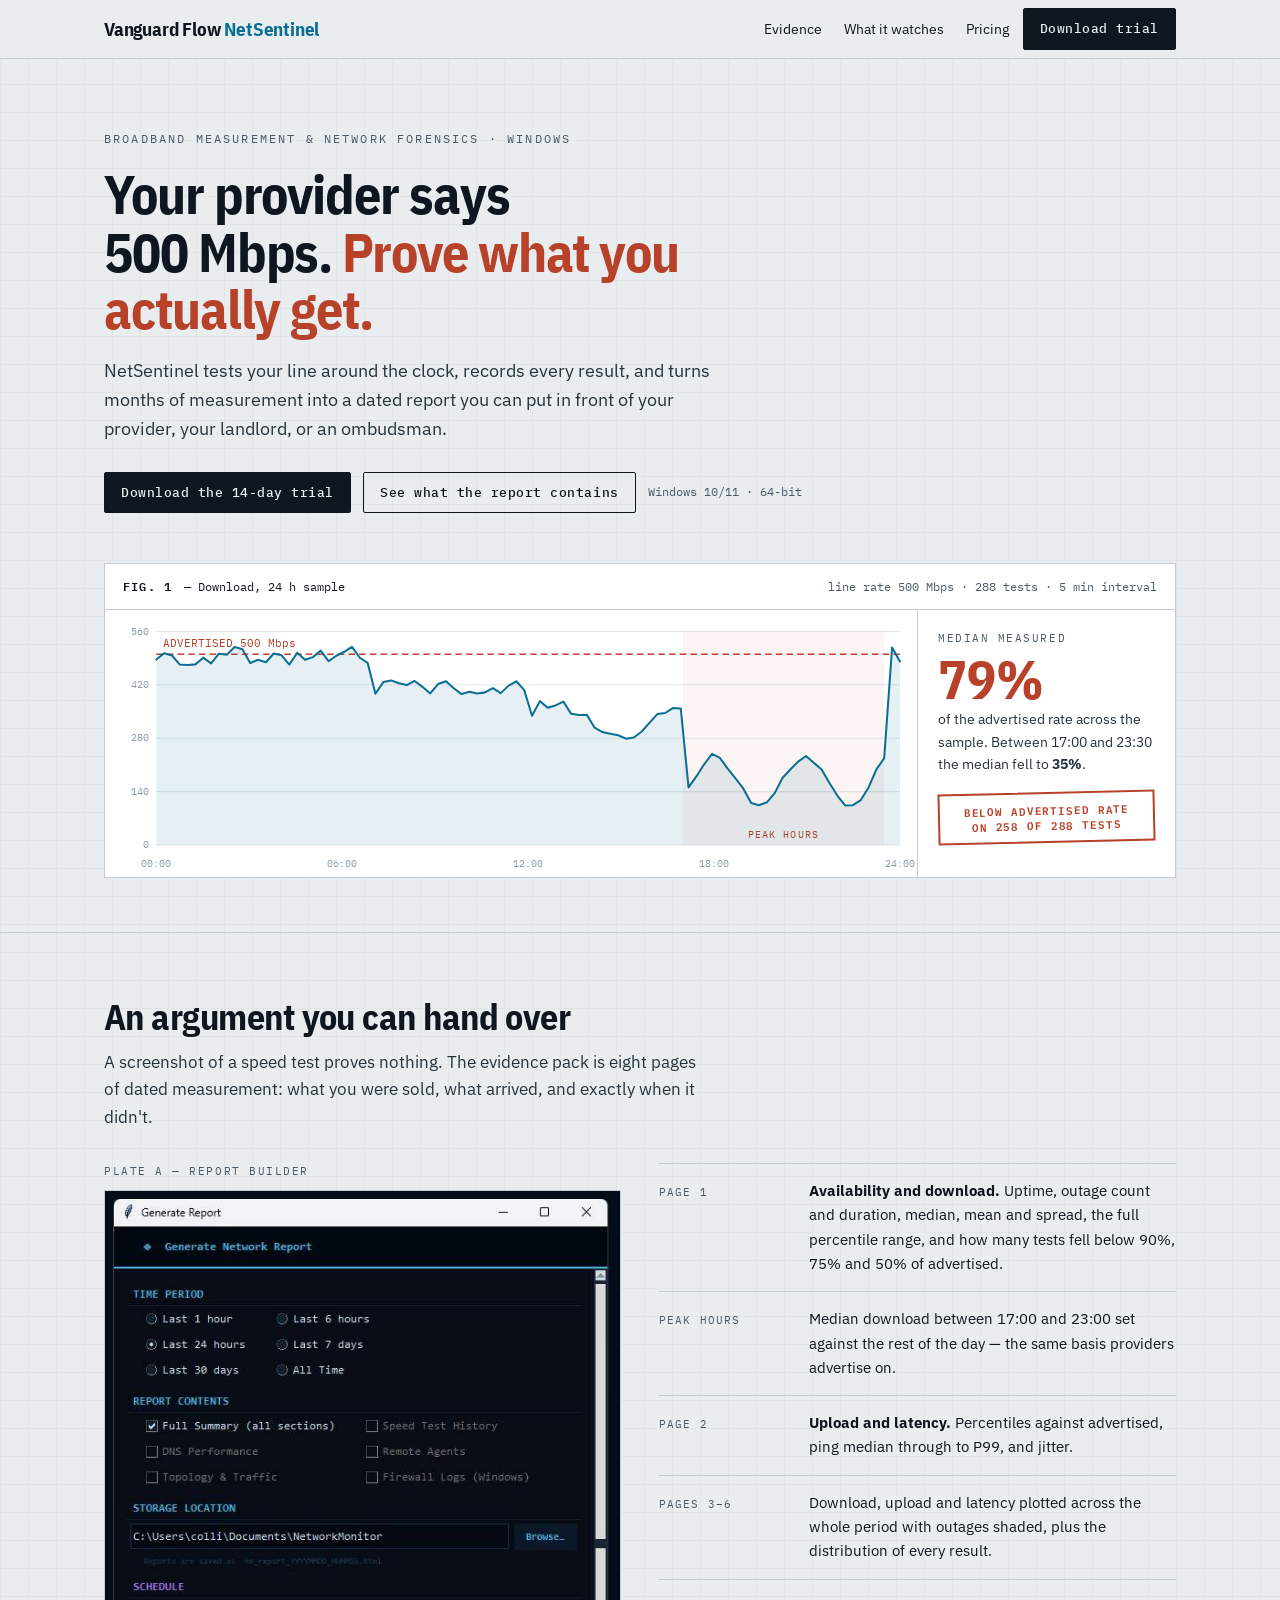
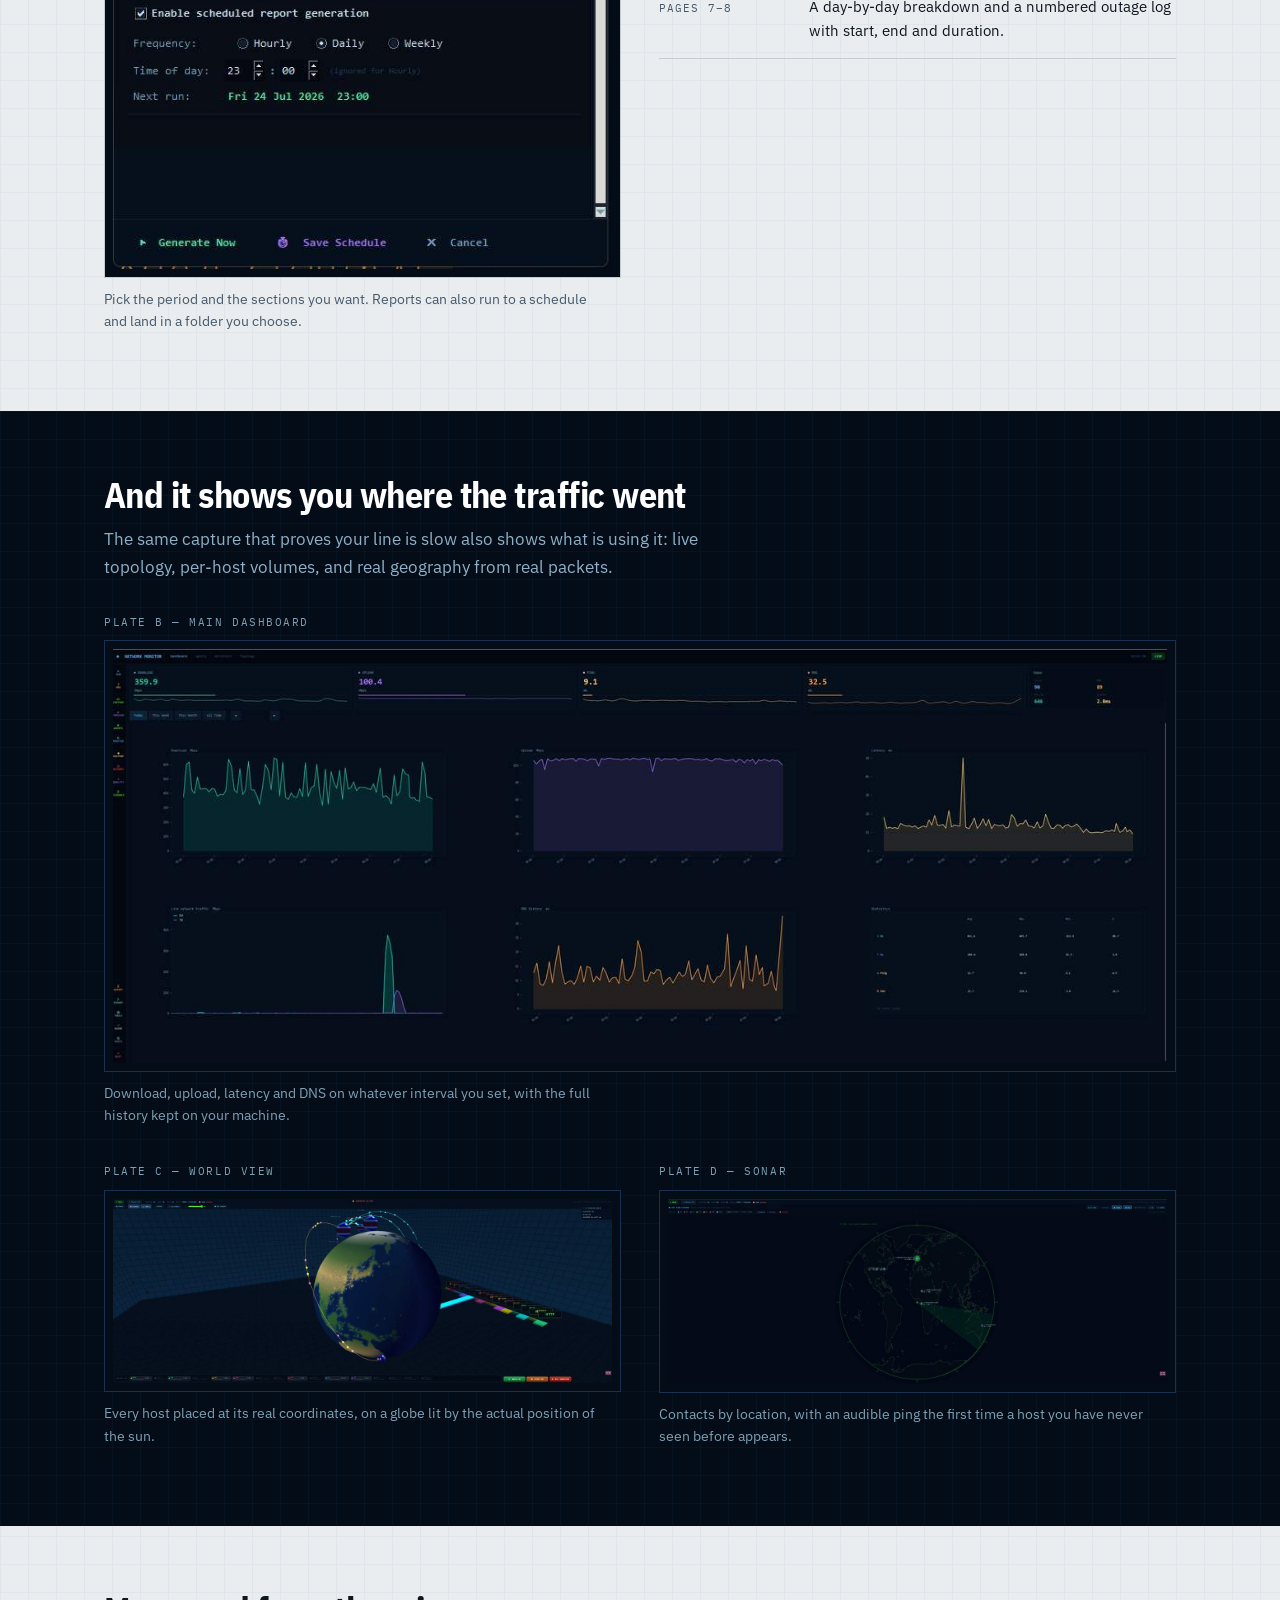
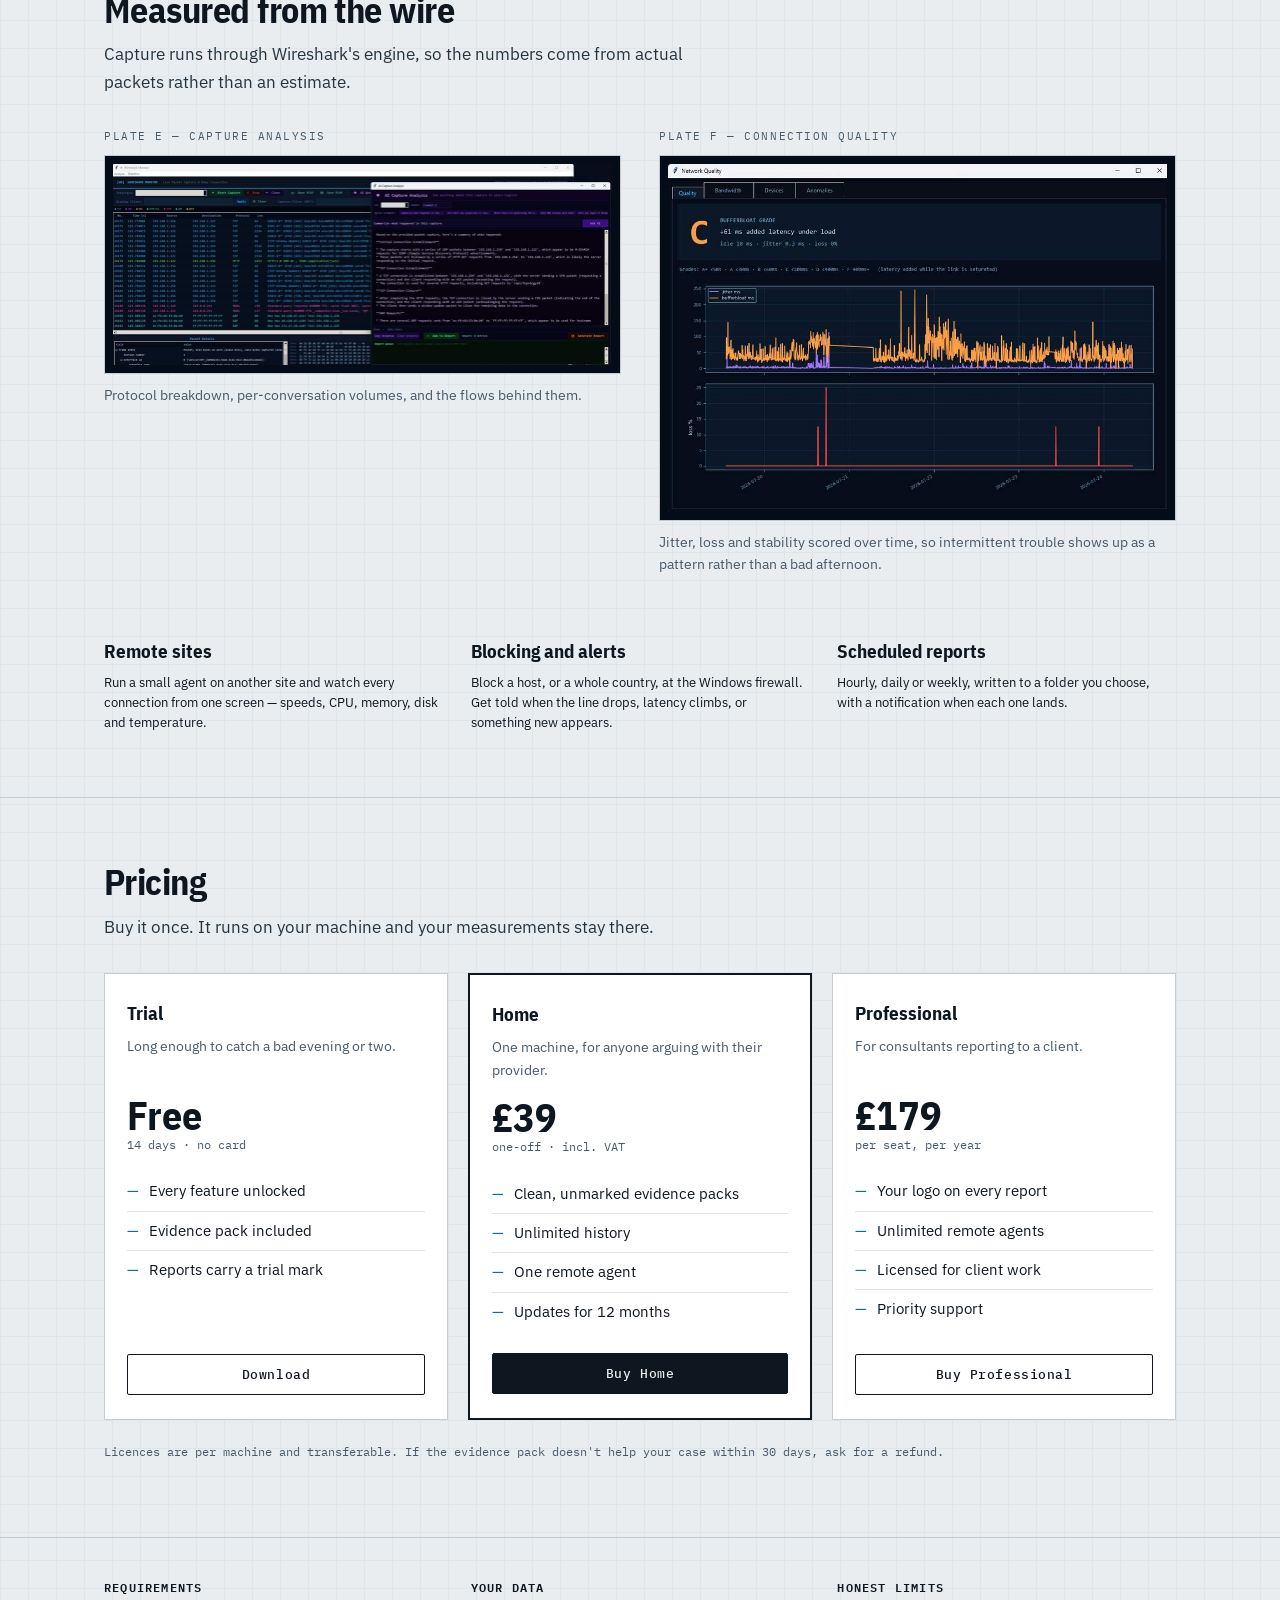
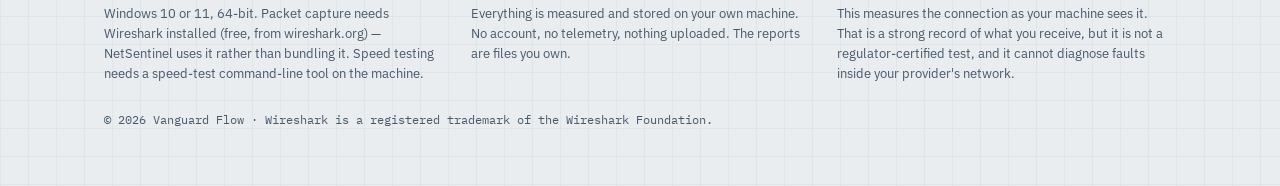
<file: website/index.html>
<!DOCTYPE html>
<html lang="en"><head>
<meta charset="utf-8">
<meta name="viewport" content="width=device-width,initial-scale=1">
<title>Vanguard Flow NetSentinel &mdash; measure what your line actually delivers</title>
<meta name="description" content="A Windows network monitor that records what your broadband actually delivers, then produces a timestamped evidence pack you can put in front of your provider.">
<link rel="preconnect" href="https://fonts.googleapis.com">
<link rel="preconnect" href="https://fonts.gstatic.com" crossorigin>
<link href="https://fonts.googleapis.com/css2?family=IBM+Plex+Mono:wght@400;500;600&family=IBM+Plex+Sans+Condensed:wght@600;700&family=IBM+Plex+Sans:wght@400;500;600&display=swap" rel="stylesheet">
<style>
:root{
  --paper:#E9EDEF; --paper-2:#DFE5E8; --ink:#0E1620; --ink-60:#48596A;
  --instrument:#040C18; --signal:#0B6E93; --shortfall:#B8412A;
  --rule:#C3CDD3;
  --display:"IBM Plex Sans Condensed",system-ui,sans-serif;
  --body:"IBM Plex Sans",system-ui,sans-serif;
  --mono:"IBM Plex Mono",ui-monospace,monospace;
}
*{box-sizing:border-box}
html{scroll-behavior:smooth}
body{margin:0;background:var(--paper);color:var(--ink);font-family:var(--body);
  font-size:16px;line-height:1.62;-webkit-font-smoothing:antialiased;
  background-image:linear-gradient(var(--paper-2) 1px,transparent 1px),
                   linear-gradient(90deg,var(--paper-2) 1px,transparent 1px);
  background-size:28px 28px}
.wrap{max-width:1120px;margin:0 auto;padding:0 24px}
a{color:var(--signal);text-decoration-thickness:1px;text-underline-offset:3px}
hr.rule{height:1px;background:var(--rule);border:0;margin:0}
h3{font-family:var(--display);font-weight:700;font-size:19px;margin:0 0 6px}

.mast{border-bottom:1px solid var(--rule);background:rgba(233,237,239,.93);
  backdrop-filter:blur(6px);position:sticky;top:0;z-index:20}
.mast .wrap{display:flex;align-items:center;gap:14px;height:58px}
.logo,.mast .btn{white-space:nowrap}
@media(max-width:560px){.logo{font-size:15px}.mast .btn{font-size:11px;padding:8px 10px}}
@media(max-width:400px){.logo span{display:none}}
.logo{font-family:var(--display);font-weight:700;font-size:19px;letter-spacing:-.01em}
.logo span{color:var(--signal)}
.mast nav{margin-left:auto;display:flex;gap:22px;font-size:14px}
.mast nav a{color:var(--ink);text-decoration:none}
.mast nav a:hover{color:var(--signal)}
@media(max-width:700px){.mast nav{display:none}}
.btn{display:inline-block;font-family:var(--mono);font-size:13px;font-weight:500;
  letter-spacing:.04em;padding:9px 16px;border:1px solid var(--ink);
  background:var(--ink);color:var(--paper);text-decoration:none;border-radius:2px;
  transition:background .15s}
.btn:hover{background:#1D2E3D;border-color:#1D2E3D}
.btn.ghost{background:transparent;color:var(--ink)}
.btn.ghost:hover{background:var(--ink);color:var(--paper)}

.hero{padding-top:70px;padding-bottom:54px}   /* not shorthand: would reset .wrap side padding */
.eyebrow{font-family:var(--mono);font-size:12px;letter-spacing:.18em;
  text-transform:uppercase;color:var(--ink-60);margin-bottom:18px}
h1{font-family:var(--display);font-weight:700;font-size:clamp(34px,4.6vw,54px);
  line-height:1.06;letter-spacing:-.02em;margin:0 0 18px;max-width:22ch}
h1 em{font-style:normal;color:var(--shortfall)}
.lede{font-size:18px;max-width:58ch;color:#26343F;margin:0 0 28px}
.cta-row{display:flex;gap:12px;flex-wrap:wrap;align-items:center}
.note{font-family:var(--mono);font-size:12px;color:var(--ink-60)}

.strip{margin:50px 0 0;border:1px solid var(--rule);background:#fff}
.strip-head{display:flex;flex-wrap:wrap;gap:12px;align-items:baseline;
  padding:13px 18px;border-bottom:1px solid var(--rule);
  font-family:var(--mono);font-size:12px}
.strip-head b{font-weight:600;letter-spacing:.1em;text-transform:uppercase}
.strip-head .sp{margin-left:auto;color:var(--ink-60)}
.strip-body{display:grid;grid-template-columns:1fr 258px}
@media(max-width:820px){.strip-body{grid-template-columns:1fr}}
.strip svg{display:block;width:100%;height:auto}
.verdict{border-left:1px solid var(--rule);padding:20px}
@media(max-width:820px){.verdict{border-left:0;border-top:1px solid var(--rule)}}
.verdict .k{font-family:var(--mono);font-size:11px;letter-spacing:.14em;
  text-transform:uppercase;color:var(--ink-60)}
.verdict .big{font-family:var(--display);font-weight:700;font-size:54px;line-height:1;
  color:var(--shortfall);margin:4px 0 2px}
.verdict .sub{font-size:14px;color:#26343F;margin-bottom:16px}
.stamp{border:2px solid var(--shortfall);color:var(--shortfall);font-family:var(--mono);
  font-size:11px;font-weight:600;letter-spacing:.08em;text-transform:uppercase;
  padding:8px 10px;transform:rotate(-1.3deg);text-align:center;line-height:1.4}

section{padding-top:64px;padding-bottom:64px}
.sec-head{max-width:60ch;margin-bottom:32px}
h2{font-family:var(--display);font-weight:700;font-size:clamp(25px,3.1vw,36px);
  letter-spacing:-.015em;line-height:1.12;margin:0 0 11px}
.sec-head p{margin:0;font-size:17px;color:#26343F}
.plate-ref{font-family:var(--mono);font-size:11px;letter-spacing:.14em;
  text-transform:uppercase;color:var(--ink-60);display:block;margin-bottom:9px}
.plate{border:1px solid var(--rule);background:var(--instrument);padding:8px}
.plate img{display:block;width:100%;height:auto}
.caption{font-size:14px;color:var(--ink-60);margin-top:10px;max-width:62ch}

.cols{display:grid;gap:38px;grid-template-columns:1fr 1fr;align-items:start}
@media(max-width:860px){.cols{grid-template-columns:1fr}}
.cols-3{display:grid;gap:28px;grid-template-columns:repeat(3,1fr)}
@media(max-width:860px){.cols-3{grid-template-columns:1fr}}

.facts{margin:0;border-top:1px solid var(--rule)}
.fact{display:grid;grid-template-columns:132px 1fr;gap:18px;padding:15px 0;
  border-bottom:1px solid var(--rule);align-items:baseline}
@media(max-width:640px){.fact{grid-template-columns:1fr;gap:3px}}
.fact dt{font-family:var(--mono);font-size:11px;letter-spacing:.1em;
  text-transform:uppercase;color:var(--ink-60)}
.fact dd{margin:0;font-size:15px}

.band{background:var(--instrument);color:#C3D9E8;
  background-image:linear-gradient(rgba(56,184,240,.045) 1px,transparent 1px),
                   linear-gradient(90deg,rgba(56,184,240,.045) 1px,transparent 1px);
  background-size:28px 28px}
.band h2,.band h3{color:#fff}
.band .sec-head p{color:#8FB0C6}
.band .plate{border-color:#1A3050}
.band .caption,.band .plate-ref{color:#7FA0B4}

.tiers{display:grid;gap:20px;grid-template-columns:repeat(3,1fr)}
@media(max-width:860px){.tiers{grid-template-columns:1fr}}
.tier{border:1px solid var(--rule);background:#fff;padding:24px 22px;
  display:flex;flex-direction:column}
.tier.pick{border:2px solid var(--ink)}
.tier .who{font-size:14px;color:var(--ink-60);margin:0 0 16px;min-height:44px}
.tier .price{font-family:var(--display);font-weight:700;font-size:40px;line-height:1}
.tier .per{font-family:var(--mono);font-size:12px;color:var(--ink-60);margin-bottom:18px}
.tier ul{list-style:none;padding:0;margin:0 0 22px;font-size:15px}
.tier li{padding:7px 0 7px 22px;position:relative;border-top:1px solid var(--paper-2)}
.tier li:first-child{border-top:0}
.tier li::before{content:"\2014";position:absolute;left:0;color:var(--signal)}
.tier .btn{margin-top:auto;text-align:center}

footer{border-top:1px solid var(--rule);padding-top:40px;padding-bottom:56px;font-size:14px;color:var(--ink-60)}
footer b{color:var(--ink);font-weight:600;display:block;margin-bottom:6px;
  font-family:var(--mono);font-size:12px;letter-spacing:.1em;text-transform:uppercase}
.small{font-size:13px;line-height:1.55;margin:0}

@media(prefers-reduced-motion:no-preference){
  .draw{stroke-dasharray:2600;stroke-dashoffset:2600;
        animation:draw 2.2s .3s cubic-bezier(.4,0,.2,1) forwards}
  @keyframes draw{to{stroke-dashoffset:0}}
}
:focus-visible{outline:2px solid var(--signal);outline-offset:2px}
</style></head>
<body>
<header class="mast"><div class="wrap">
  <div class="logo">Vanguard Flow <span>NetSentinel</span></div>
  <nav>
    <a href="#evidence">Evidence</a>
    <a href="#watch">What it watches</a>
    <a href="#pricing">Pricing</a>
  </nav>
  <a class="btn" href="#pricing">Download trial</a>
</div></header>

<div class="wrap hero">
  <div class="eyebrow">Broadband measurement &amp; network forensics &middot; Windows</div>
  <h1>Your provider says 500&nbsp;Mbps. <em>Prove what you actually get.</em></h1>
  <p class="lede">NetSentinel tests your line around the clock, records every result, and
  turns months of measurement into a dated report you can put in front of your provider,
  your landlord, or an ombudsman.</p>
  <div class="cta-row">
    <a class="btn" href="#pricing">Download the 14-day trial</a>
    <a class="btn ghost" href="#evidence">See what the report contains</a>
    <span class="note">Windows 10/11 &middot; 64-bit</span>
  </div>

  <figure class="strip">
    <figcaption class="strip-head">
      <b>Fig. 1</b> &mdash; Download, 24&nbsp;h sample
      <span class="sp">line rate 500 Mbps &middot; 288 tests &middot; 5&nbsp;min interval</span>
    </figcaption>
    <div class="strip-body">
      <svg viewBox="0 0 760 250" role="img"
 aria-label="Measured download over 24 hours against a 500 Mbps advertised rate. The
 measured line sits below advertised all day and falls furthest between 17:00 and 23:30.">
 <rect width="760" height="250" fill="#fff"/>
 <line x1="48" y1="20.0" x2="744" y2="20.0" stroke="#E4E9EC"/><text x="41" y="23.0" font-family="IBM Plex Mono" font-size="9" fill="#8A9AA6" text-anchor="end">560</text><line x1="48" y1="70.0" x2="744" y2="70.0" stroke="#E4E9EC"/><text x="41" y="73.0" font-family="IBM Plex Mono" font-size="9" fill="#8A9AA6" text-anchor="end">420</text><line x1="48" y1="120.0" x2="744" y2="120.0" stroke="#E4E9EC"/><text x="41" y="123.0" font-family="IBM Plex Mono" font-size="9" fill="#8A9AA6" text-anchor="end">280</text><line x1="48" y1="170.0" x2="744" y2="170.0" stroke="#E4E9EC"/><text x="41" y="173.0" font-family="IBM Plex Mono" font-size="9" fill="#8A9AA6" text-anchor="end">140</text><line x1="48" y1="220.0" x2="744" y2="220.0" stroke="#E4E9EC"/><text x="41" y="223.0" font-family="IBM Plex Mono" font-size="9" fill="#8A9AA6" text-anchor="end">0</text><text x="48.0" y="241" font-family="IBM Plex Mono" font-size="9" fill="#8A9AA6" text-anchor="middle">00:00</text><text x="222.0" y="241" font-family="IBM Plex Mono" font-size="9" fill="#8A9AA6" text-anchor="middle">06:00</text><text x="396.0" y="241" font-family="IBM Plex Mono" font-size="9" fill="#8A9AA6" text-anchor="middle">12:00</text><text x="570.0" y="241" font-family="IBM Plex Mono" font-size="9" fill="#8A9AA6" text-anchor="middle">18:00</text><text x="744.0" y="241" font-family="IBM Plex Mono" font-size="9" fill="#8A9AA6" text-anchor="middle">24:00</text>
 <rect x="541" y="20" width="188" height="200"
       fill="#B8412A" opacity="0.06"/>
 <text x="635" y="213" font-family="IBM Plex Mono" font-size="9"
       fill="#B8412A" text-anchor="middle" letter-spacing="1">PEAK HOURS</text>
 <polygon points="48.0,46.4 55.3,40.5 62.7,42.6 70.0,51.1 77.3,51.5 84.6,50.9 92.0,44.6 99.3,49.9 106.6,40.9 113.9,41.8 121.3,34.7 128.6,36.8 135.9,49.6 143.2,46.6 150.6,48.9 157.9,40.7 165.2,42.4 172.5,51.1 179.9,40.0 187.2,46.5 194.5,44.1 201.9,38.0 209.2,47.8 216.5,42.8 223.8,39.1 231.2,34.6 238.5,44.7 245.8,49.4 253.1,78.4 260.5,67.5 267.8,65.9 275.1,68.6 282.4,70.3 289.8,66.4 297.1,71.9 304.4,78.1 311.7,69.3 319.1,66.7 326.4,73.2 333.7,78.7 341.1,76.5 348.4,78.1 355.7,77.1 363.0,73.1 370.4,77.8 377.7,70.8 385.0,66.7 392.3,74.8 399.7,99.0 407.0,85.3 414.3,91.5 421.6,89.3 429.0,85.7 436.3,97.2 443.6,98.2 450.9,98.1 458.3,110.2 465.6,114.3 472.9,115.8 480.3,117.2 487.6,120.4 494.9,119.3 502.2,114.0 509.6,105.6 516.9,97.4 524.2,96.4 531.5,91.8 538.9,92.2 546.2,166.1 553.5,155.8 560.8,144.4 568.2,134.6 575.5,138.4 582.8,148.4 590.1,157.7 597.5,167.3 604.8,180.7 612.1,182.7 619.5,180.0 626.8,171.4 634.1,157.3 641.4,149.3 648.8,141.9 656.1,136.7 663.4,142.9 670.7,149.3 678.1,161.9 685.4,173.7 692.7,182.9 700.0,182.7 707.4,177.9 714.7,166.1 722.0,149.2 729.3,138.7 736.7,35.1 744.0,48.2 744.0,220.0 48.0,220.0" fill="#0B6E93" opacity="0.10"/>
 <polyline points="48,41.4 744,41.4" fill="none"
       stroke="#B8412A" stroke-width="1.5" stroke-dasharray="6 4"/>
 <text x="54" y="34.4" font-family="IBM Plex Mono" font-size="10"
       fill="#B8412A">ADVERTISED 500 Mbps</text>
 <polyline class="draw" points="48.0,46.4 55.3,40.5 62.7,42.6 70.0,51.1 77.3,51.5 84.6,50.9 92.0,44.6 99.3,49.9 106.6,40.9 113.9,41.8 121.3,34.7 128.6,36.8 135.9,49.6 143.2,46.6 150.6,48.9 157.9,40.7 165.2,42.4 172.5,51.1 179.9,40.0 187.2,46.5 194.5,44.1 201.9,38.0 209.2,47.8 216.5,42.8 223.8,39.1 231.2,34.6 238.5,44.7 245.8,49.4 253.1,78.4 260.5,67.5 267.8,65.9 275.1,68.6 282.4,70.3 289.8,66.4 297.1,71.9 304.4,78.1 311.7,69.3 319.1,66.7 326.4,73.2 333.7,78.7 341.1,76.5 348.4,78.1 355.7,77.1 363.0,73.1 370.4,77.8 377.7,70.8 385.0,66.7 392.3,74.8 399.7,99.0 407.0,85.3 414.3,91.5 421.6,89.3 429.0,85.7 436.3,97.2 443.6,98.2 450.9,98.1 458.3,110.2 465.6,114.3 472.9,115.8 480.3,117.2 487.6,120.4 494.9,119.3 502.2,114.0 509.6,105.6 516.9,97.4 524.2,96.4 531.5,91.8 538.9,92.2 546.2,166.1 553.5,155.8 560.8,144.4 568.2,134.6 575.5,138.4 582.8,148.4 590.1,157.7 597.5,167.3 604.8,180.7 612.1,182.7 619.5,180.0 626.8,171.4 634.1,157.3 641.4,149.3 648.8,141.9 656.1,136.7 663.4,142.9 670.7,149.3 678.1,161.9 685.4,173.7 692.7,182.9 700.0,182.7 707.4,177.9 714.7,166.1 722.0,149.2 729.3,138.7 736.7,35.1 744.0,48.2" fill="none" stroke="#0B6E93"
       stroke-width="1.9" stroke-linejoin="round" stroke-linecap="round"/>
</svg>
      <div class="verdict">
        <div class="k">Median measured</div>
        <div class="big">79%</div>
        <div class="sub">of the advertised rate across the sample. Between 17:00 and
        23:30 the median fell to <b>35%</b>.</div>
        <div class="stamp">Below advertised rate<br>on 258 of 288 tests</div>
      </div>
    </div>
  </figure>
</div>

<hr class="rule">

<section id="evidence"><div class="wrap">
  <div class="sec-head">
    <h2>An argument you can hand over</h2>
    <p>A screenshot of a speed test proves nothing. The evidence pack is eight pages of
    dated measurement: what you were sold, what arrived, and exactly when it didn't.</p>
  </div>
  <div class="cols">
    <div>
      <span class="plate-ref">Plate A &mdash; report builder</span>
      <div class="plate"><img src="[data-uri]" alt="The report builder dialog: choosing time period, contents and schedule" loading="lazy"></div>
      <p class="caption">Pick the period and the sections you want. Reports can also run
      to a schedule and land in a folder you choose.</p>
    </div>
    <div>
      <dl class="facts">
        <div class="fact"><dt>Page 1</dt><dd><b>Availability and download.</b> Uptime,
          outage count and duration, median, mean and spread, the full percentile range,
          and how many tests fell below 90%, 75% and 50% of advertised.</dd></div>
        <div class="fact"><dt>Peak hours</dt><dd>Median download between 17:00 and 23:00
          set against the rest of the day &mdash; the same basis providers advertise on.</dd></div>
        <div class="fact"><dt>Page 2</dt><dd><b>Upload and latency.</b> Percentiles against
          advertised, ping median through to P99, and jitter.</dd></div>
        <div class="fact"><dt>Pages 3&ndash;6</dt><dd>Download, upload and latency plotted
          across the whole period with outages shaded, plus the distribution of every result.</dd></div>
        <div class="fact"><dt>Pages 7&ndash;8</dt><dd>A day-by-day breakdown and a numbered
          outage log with start, end and duration.</dd></div>
      </dl>
    </div>
  </div>
</div></section>

<section class="band" id="watch"><div class="wrap">
  <div class="sec-head">
    <h2>And it shows you where the traffic went</h2>
    <p>The same capture that proves your line is slow also shows what is using it: live
    topology, per-host volumes, and real geography from real packets.</p>
  </div>
  <div style="margin-bottom:36px">
    <span class="plate-ref">Plate B &mdash; main dashboard</span>
    <div class="plate"><img src="[data-uri]" alt="The main dashboard: live download, upload, latency and DNS gauges above history charts" loading="lazy"></div>
    <p class="caption">Download, upload, latency and DNS on whatever interval you set,
    with the full history kept on your machine.</p>
  </div>
  <div class="cols">
    <div>
      <span class="plate-ref">Plate C &mdash; world view</span>
      <div class="plate"><img src="[data-uri]" alt="Network hosts placed on a rotating globe at their real geographic locations" loading="lazy"></div>
      <p class="caption">Every host placed at its real coordinates, on a globe lit by the
      actual position of the sun.</p>
    </div>
    <div>
      <span class="plate-ref">Plate D &mdash; sonar</span>
      <div class="plate"><img src="[data-uri]" alt="A sonar scope plotting hosts by geographic position" loading="lazy"></div>
      <p class="caption">Contacts by location, with an audible ping the first time a host
      you have never seen before appears.</p>
    </div>
  </div>
</div></section>

<section><div class="wrap">
  <div class="sec-head">
    <h2>Measured from the wire</h2>
    <p>Capture runs through Wireshark's engine, so the numbers come from actual packets
    rather than an estimate.</p>
  </div>
  <div class="cols">
    <div>
      <span class="plate-ref">Plate E &mdash; capture analysis</span>
      <div class="plate"><img src="[data-uri]" alt="Packet capture analysis with a protocol breakdown" loading="lazy"></div>
      <p class="caption">Protocol breakdown, per-conversation volumes, and the flows behind
      them.</p>
    </div>
    <div>
      <span class="plate-ref">Plate F &mdash; connection quality</span>
      <div class="plate"><img src="[data-uri]" alt="Connection quality scoring showing jitter, packet loss and stability" loading="lazy"></div>
      <p class="caption">Jitter, loss and stability scored over time, so intermittent
      trouble shows up as a pattern rather than a bad afternoon.</p>
    </div>
  </div>
  <div class="cols-3" style="margin-top:46px">
    <div>
      <h3>Remote sites</h3>
      <p class="small">Run a small agent on another site and watch every connection from
      one screen &mdash; speeds, CPU, memory, disk and temperature.</p>
    </div>
    <div>
      <h3>Blocking and alerts</h3>
      <p class="small">Block a host, or a whole country, at the Windows firewall. Get told
      when the line drops, latency climbs, or something new appears.</p>
    </div>
    <div>
      <h3>Scheduled reports</h3>
      <p class="small">Hourly, daily or weekly, written to a folder you choose, with a
      notification when each one lands.</p>
    </div>
  </div>
</div></section>

<hr class="rule">

<section id="pricing"><div class="wrap">
  <div class="sec-head">
    <h2>Pricing</h2>
    <p>Buy it once. It runs on your machine and your measurements stay there.</p>
  </div>
  <div class="tiers">
    <div class="tier">
      <h3>Trial</h3>
      <p class="who">Long enough to catch a bad evening or two.</p>
      <div class="price">Free</div>
      <div class="per">14 days &middot; no card</div>
      <ul>
        <li>Every feature unlocked</li>
        <li>Evidence pack included</li>
        <li>Reports carry a trial mark</li>
      </ul>
      <a class="btn ghost" href="#">Download</a>
    </div>
    <div class="tier pick">
      <h3>Home</h3>
      <p class="who">One machine, for anyone arguing with their provider.</p>
      <div class="price">&pound;39</div>
      <div class="per">one-off &middot; incl. VAT</div>
      <ul>
        <li>Clean, unmarked evidence packs</li>
        <li>Unlimited history</li>
        <li>One remote agent</li>
        <li>Updates for 12 months</li>
      </ul>
      <a class="btn" href="#">Buy Home</a>
    </div>
    <div class="tier">
      <h3>Professional</h3>
      <p class="who">For consultants reporting to a client.</p>
      <div class="price">&pound;179</div>
      <div class="per">per seat, per year</div>
      <ul>
        <li>Your logo on every report</li>
        <li>Unlimited remote agents</li>
        <li>Licensed for client work</li>
        <li>Priority support</li>
      </ul>
      <a class="btn ghost" href="#">Buy Professional</a>
    </div>
  </div>
  <p class="note" style="margin-top:22px">Licences are per machine and transferable. If the
  evidence pack doesn't help your case within 30 days, ask for a refund.</p>
</div></section>

<footer><div class="wrap cols-3">
  <div>
    <b>Requirements</b>
    <p class="small">Windows 10 or 11, 64-bit. Packet capture needs Wireshark installed
    (free, from wireshark.org) &mdash; NetSentinel uses it rather than bundling it. Speed
    testing needs a speed-test command-line tool on the machine.</p>
  </div>
  <div>
    <b>Your data</b>
    <p class="small">Everything is measured and stored on your own machine. No account, no
    telemetry, nothing uploaded. The reports are files you own.</p>
  </div>
  <div>
    <b>Honest limits</b>
    <p class="small">This measures the connection as your machine sees it. That is a strong
    record of what you receive, but it is not a regulator-certified test, and it cannot
    diagnose faults inside your provider's network.</p>
  </div>
</div>
<div class="wrap" style="margin-top:26px;font-family:var(--mono);font-size:12px">
  &copy; 2026 Vanguard Flow &middot; Wireshark is a registered trademark of the Wireshark Foundation.
</div></footer>

</body></html>
</file>
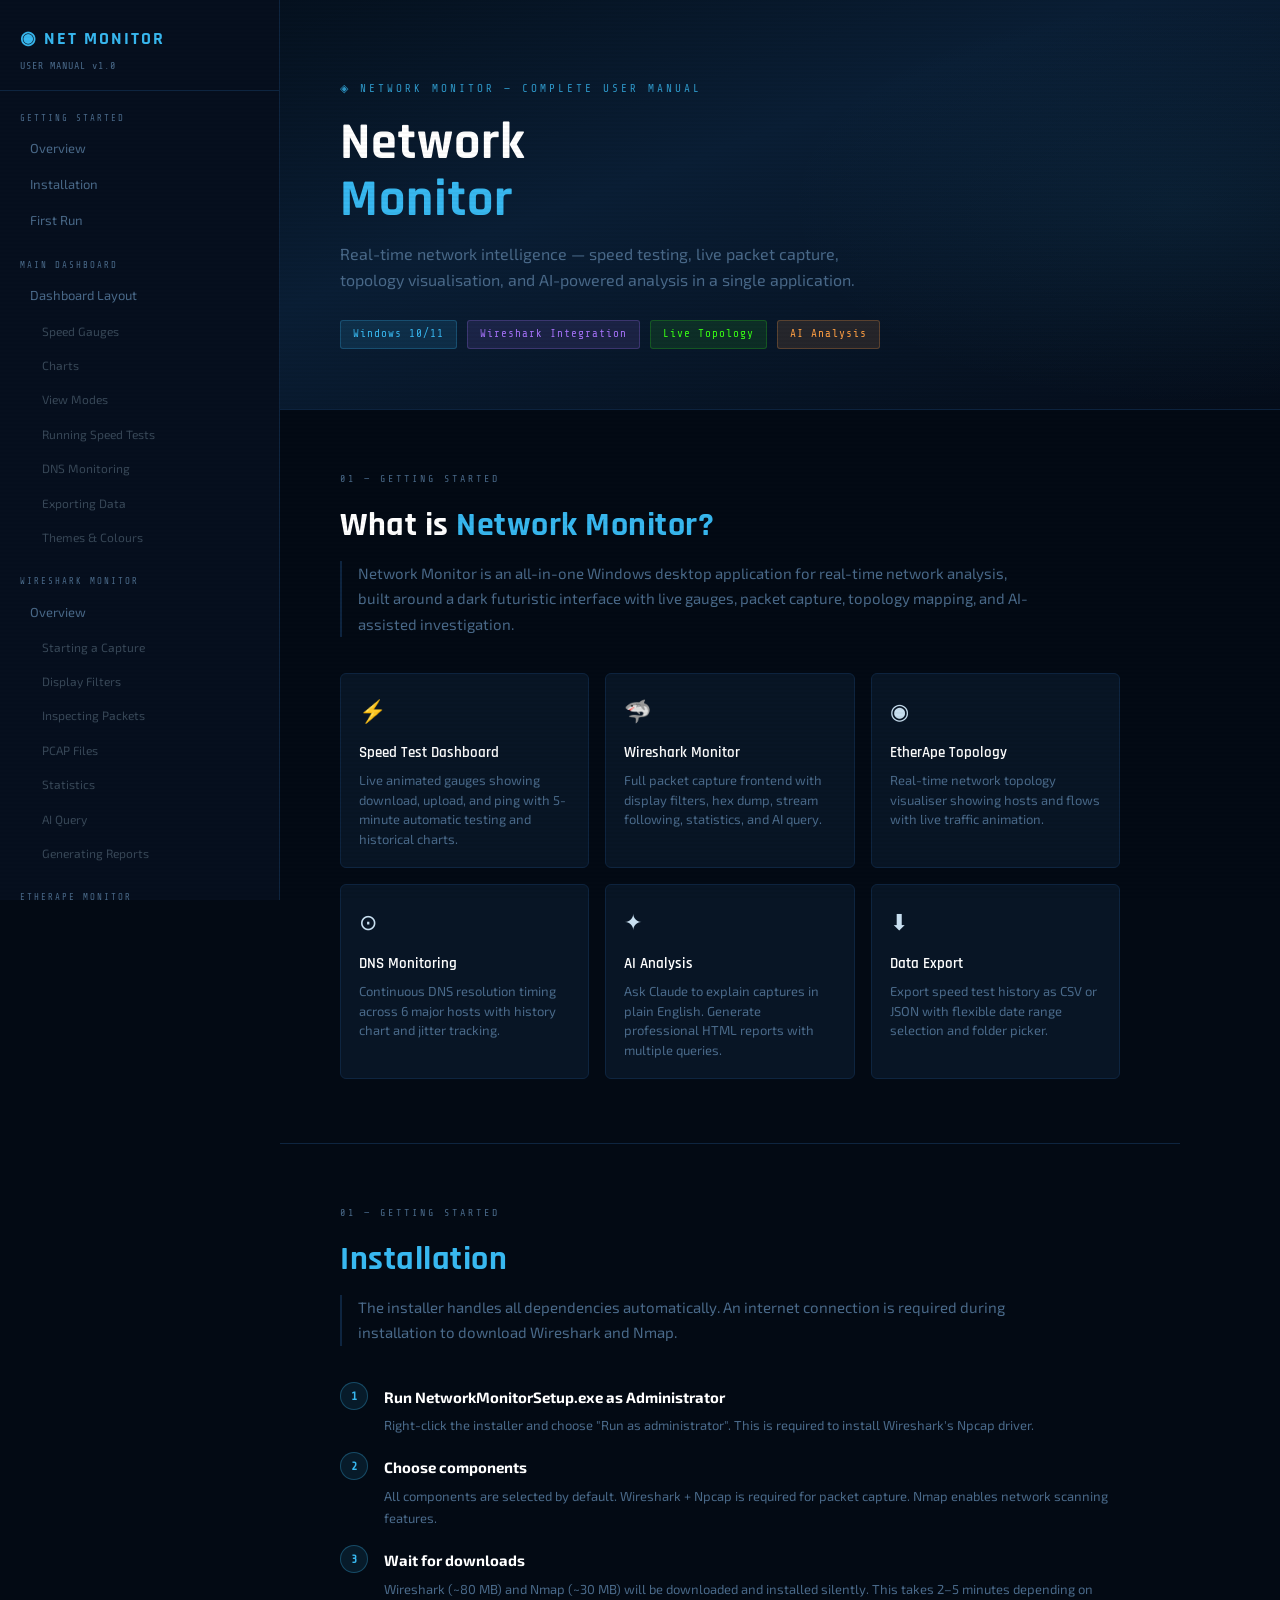
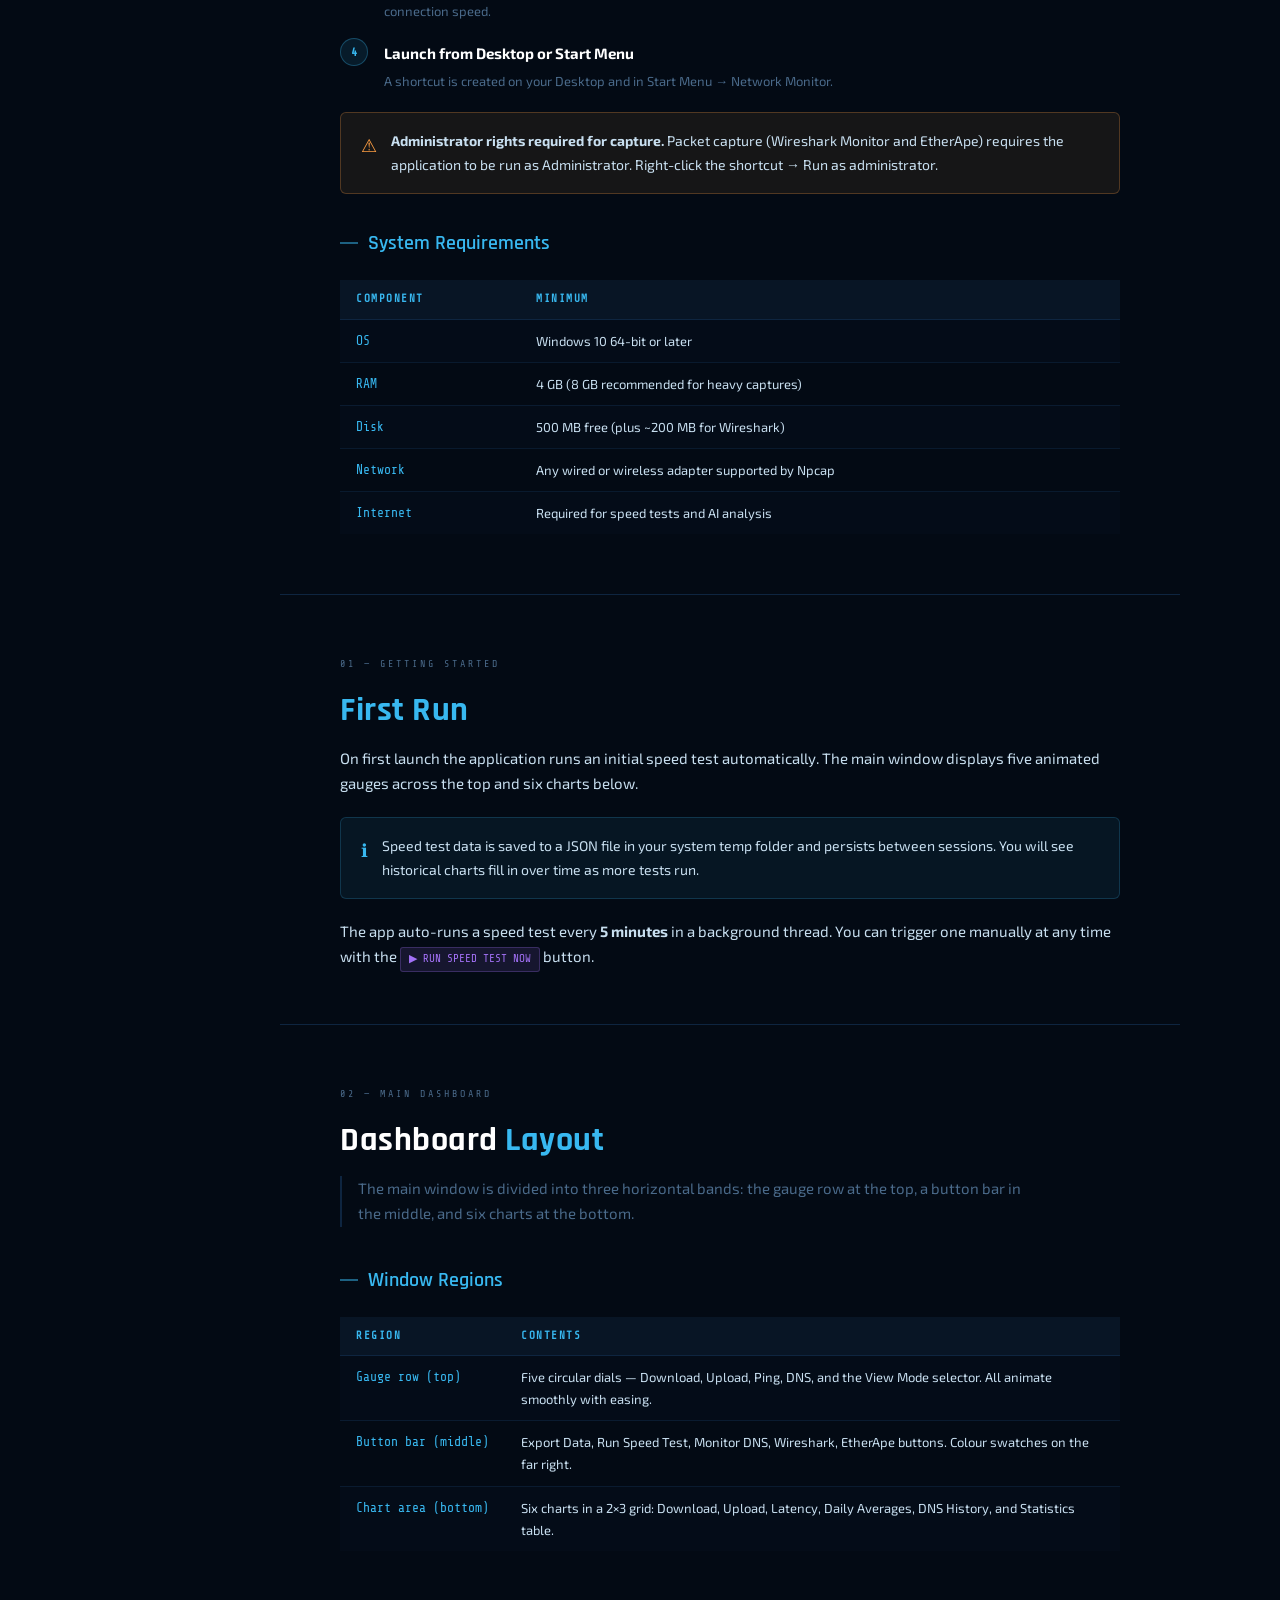
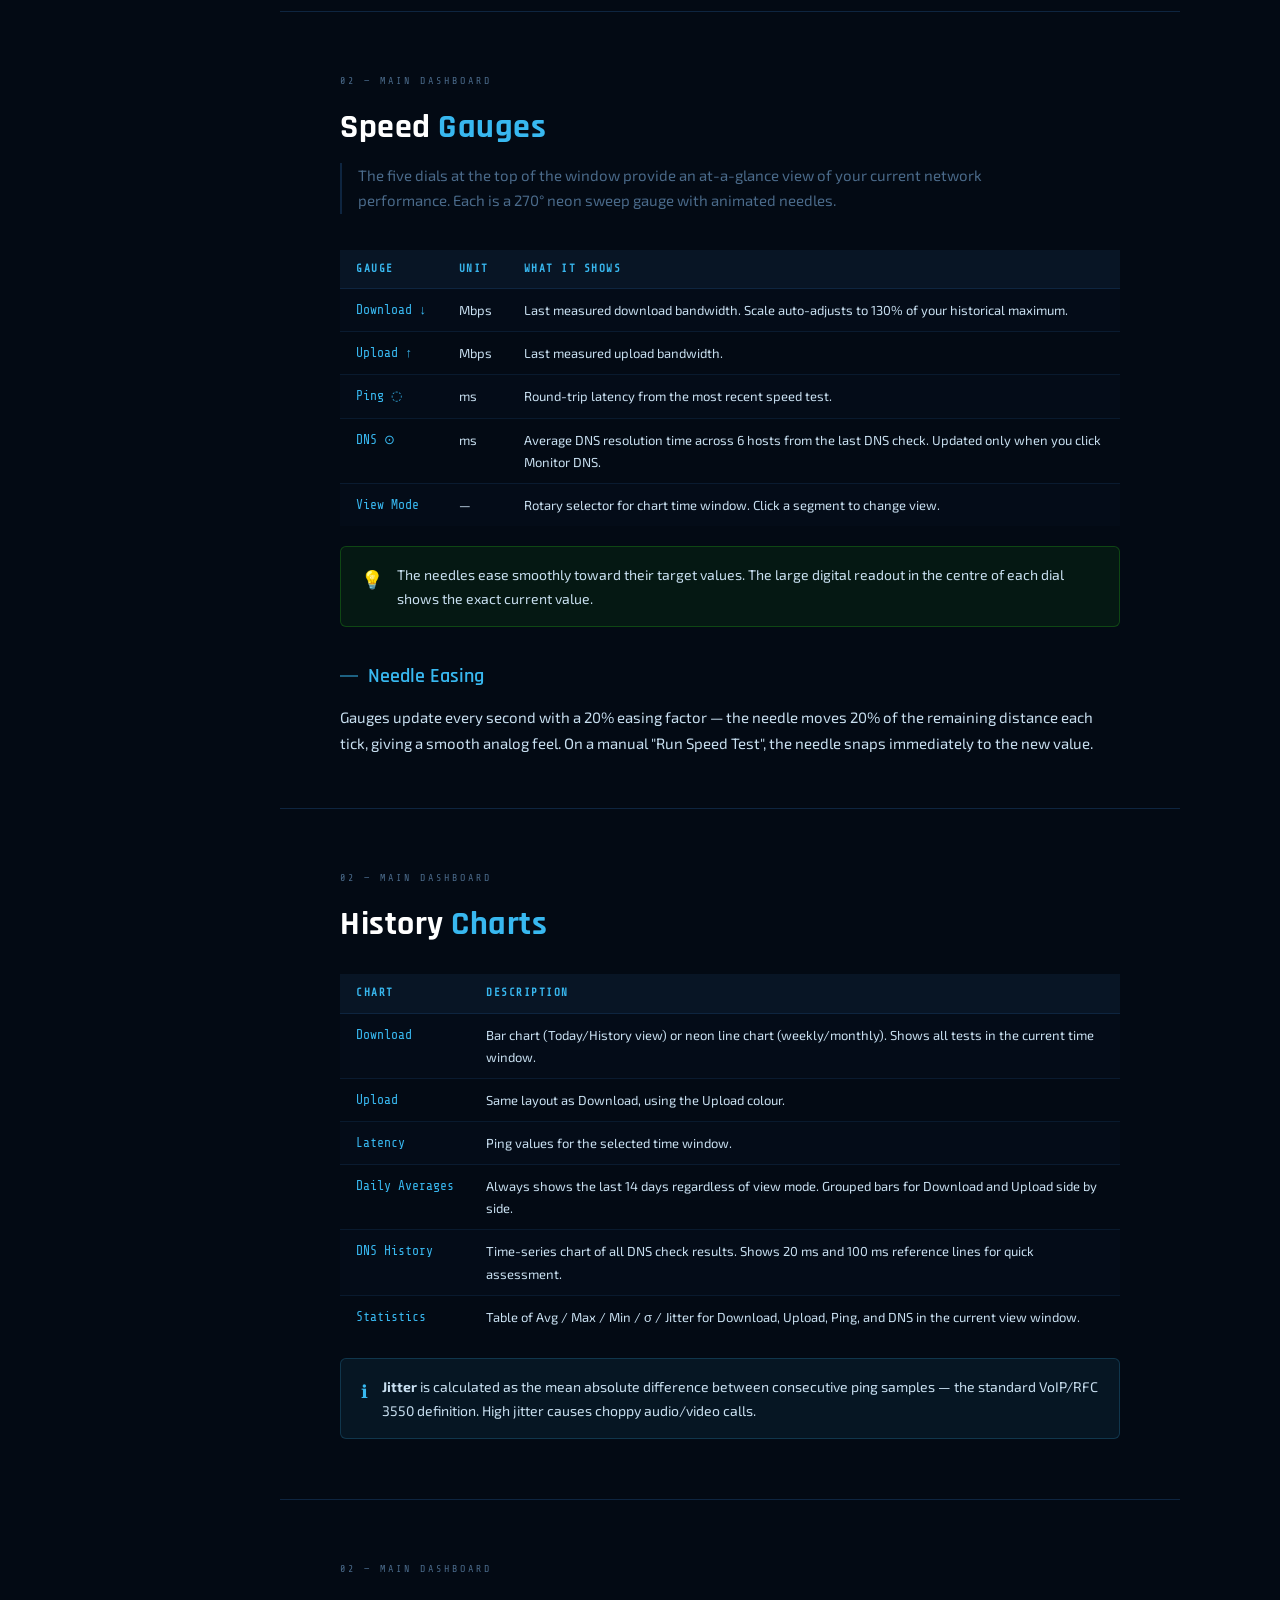
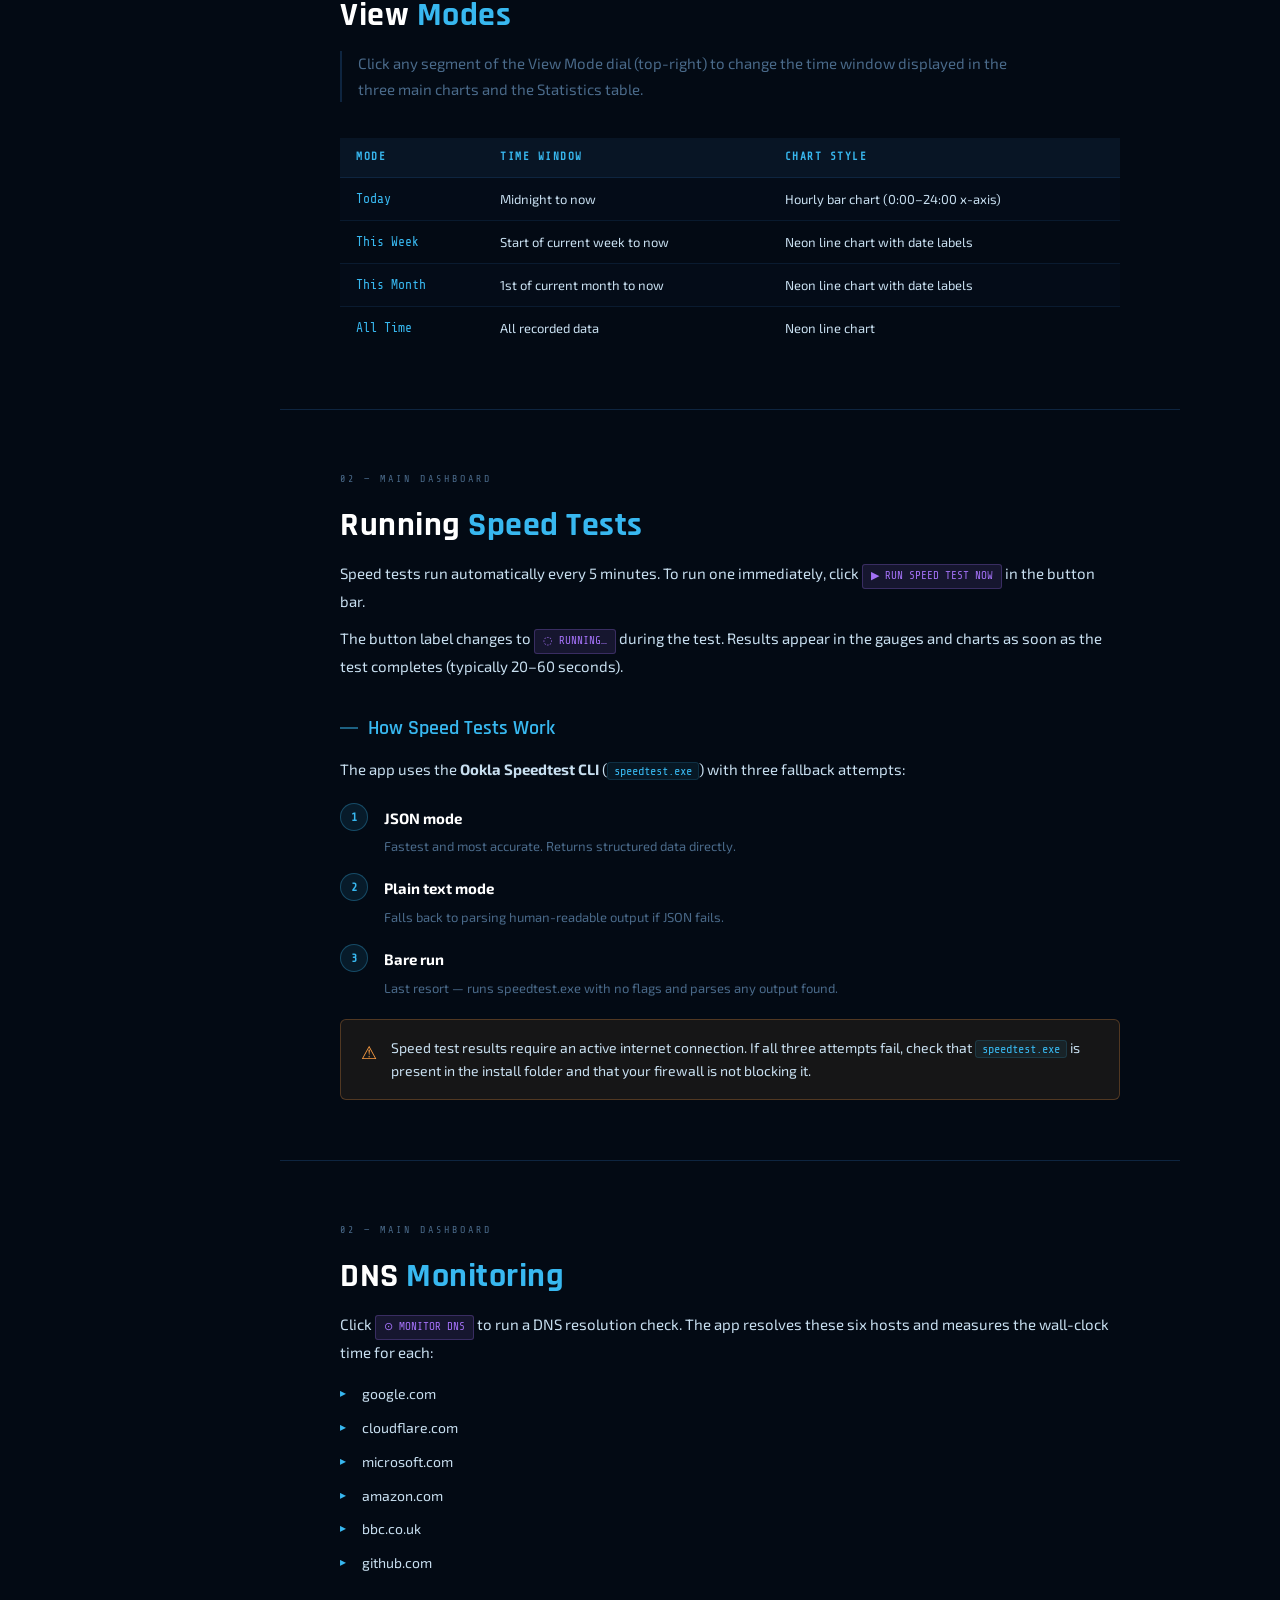
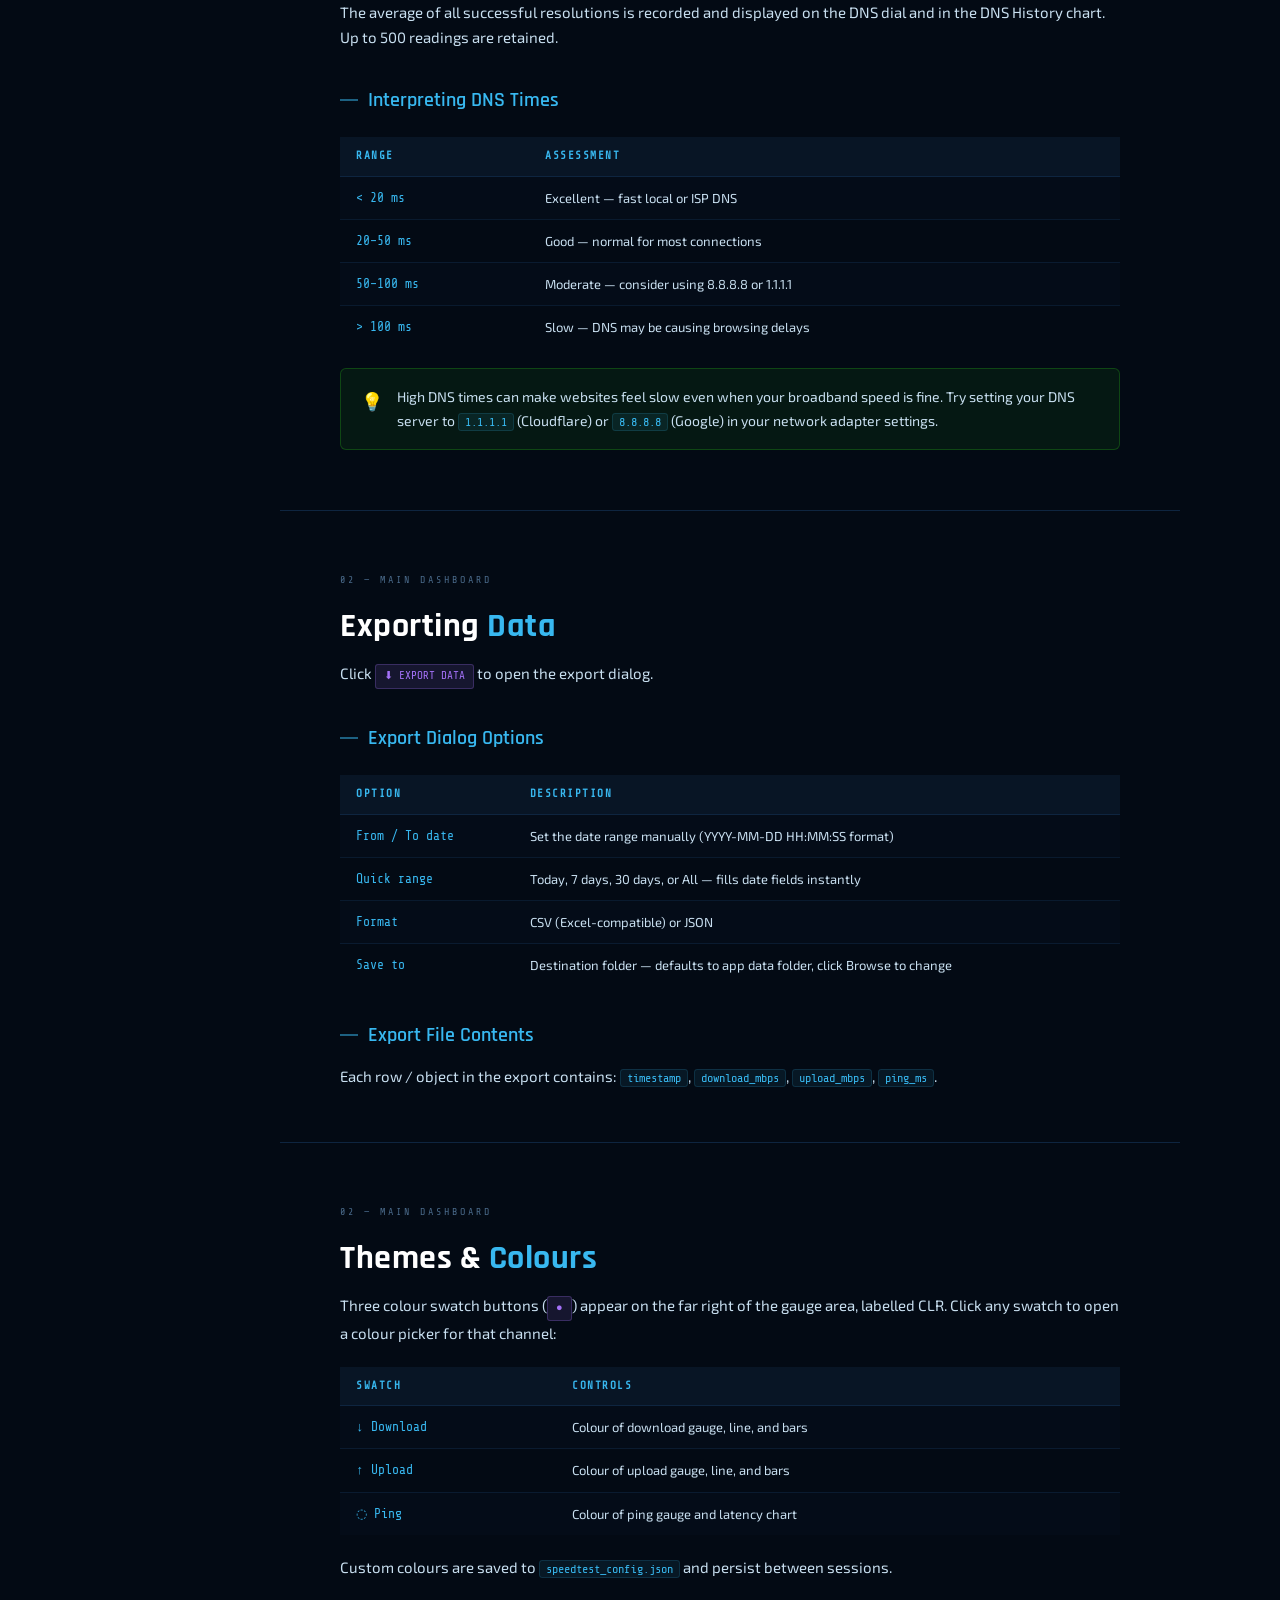
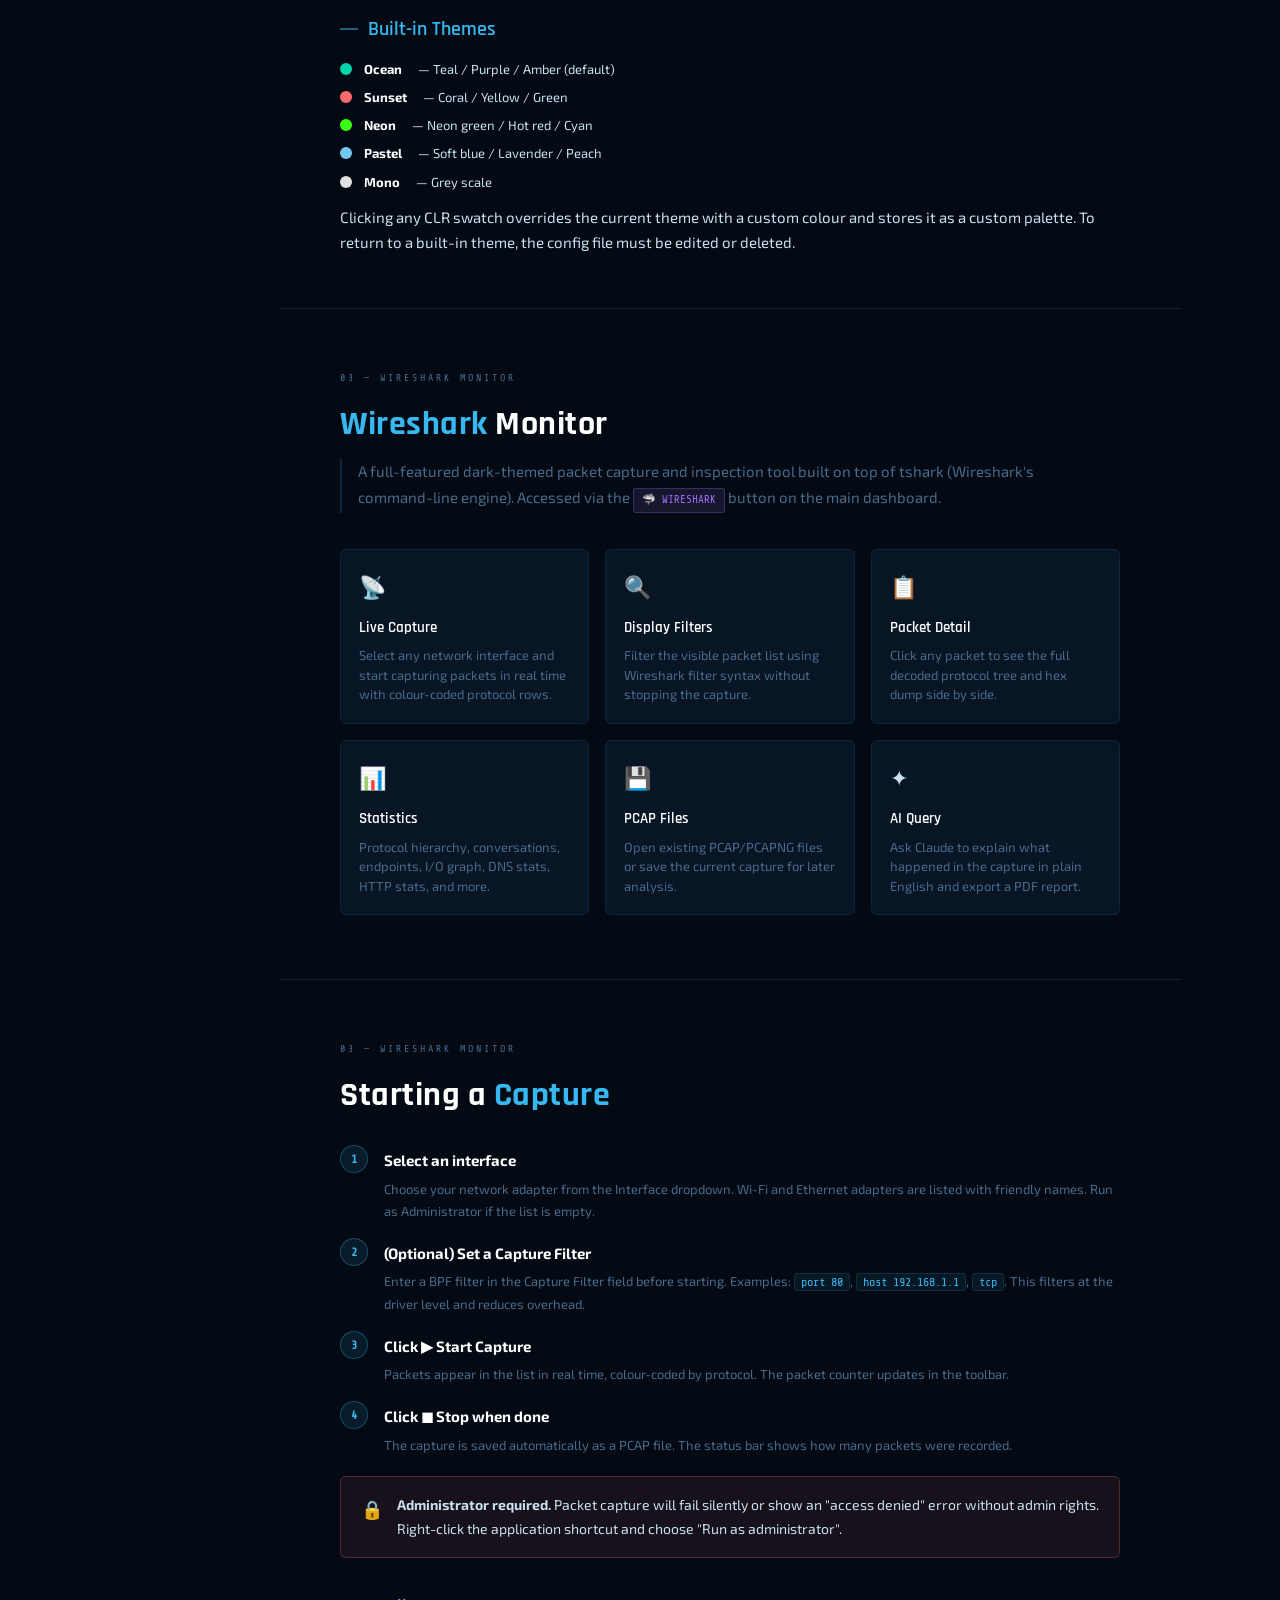
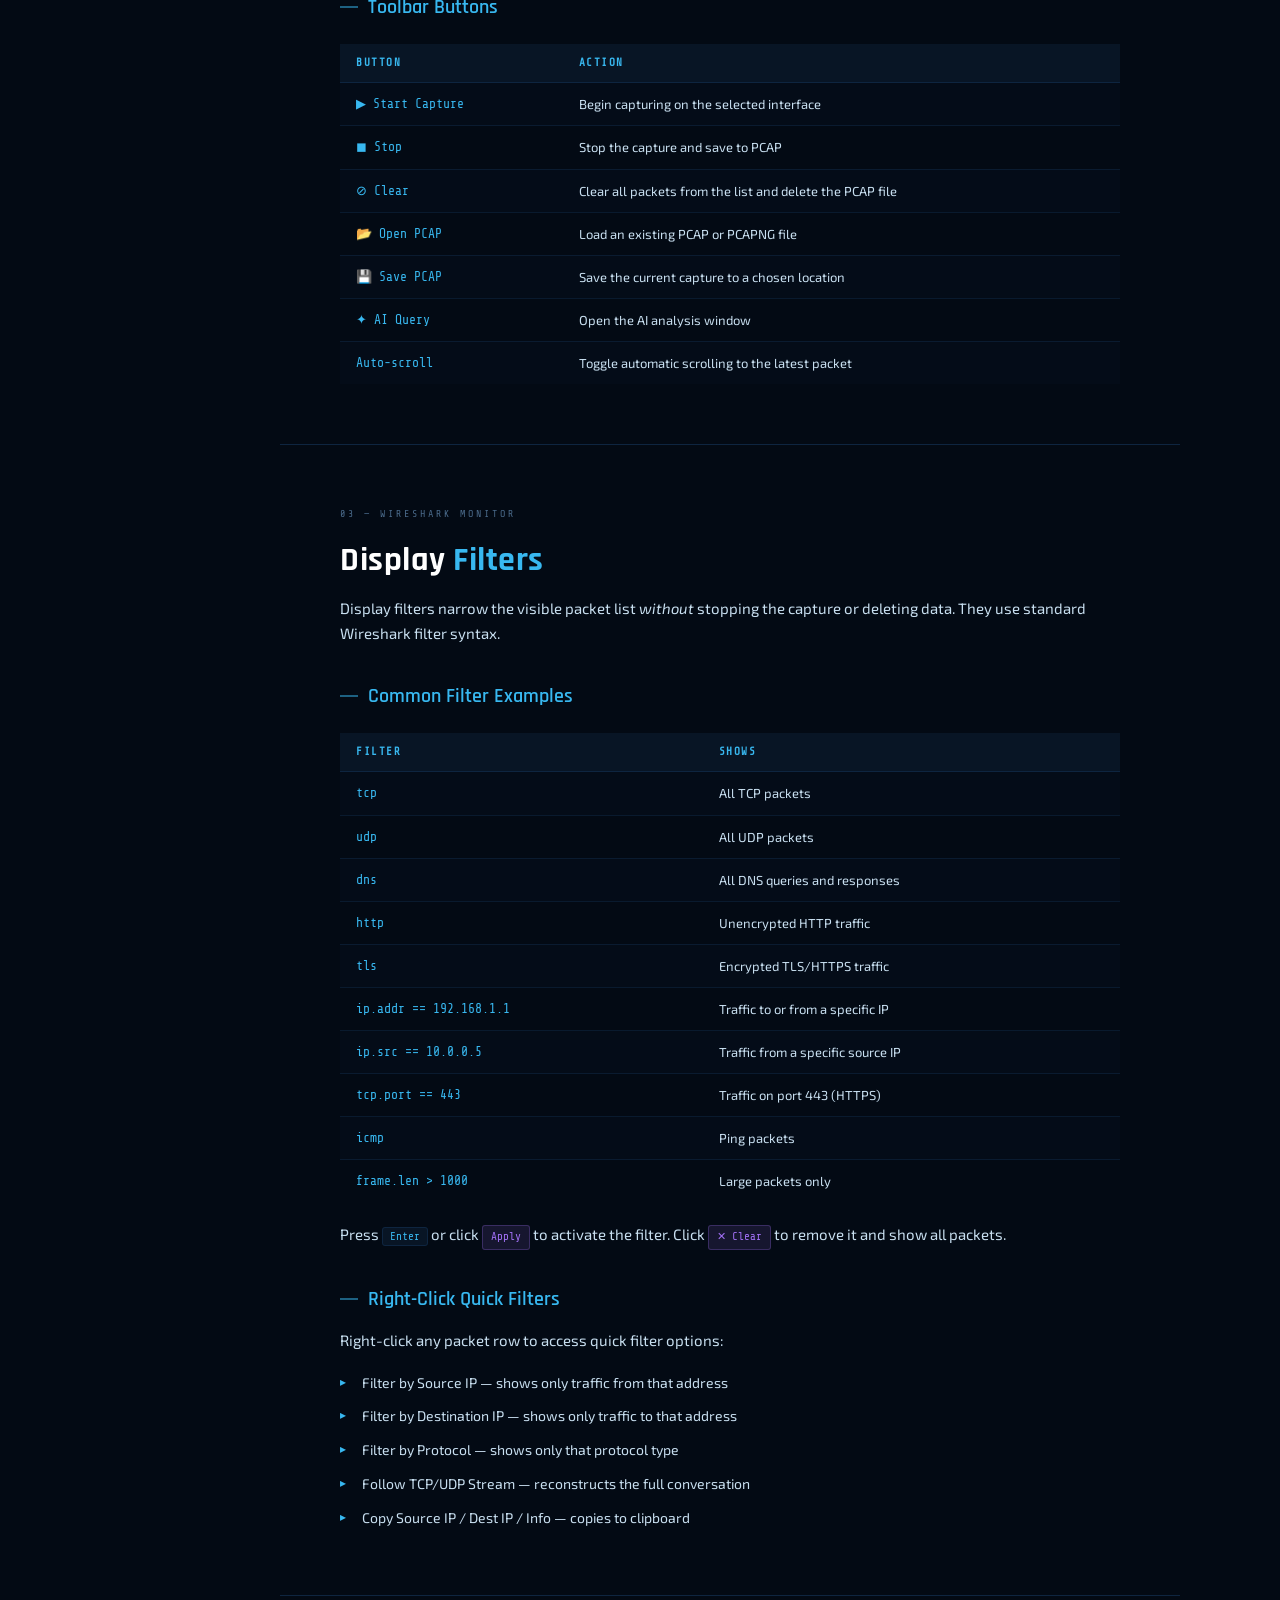
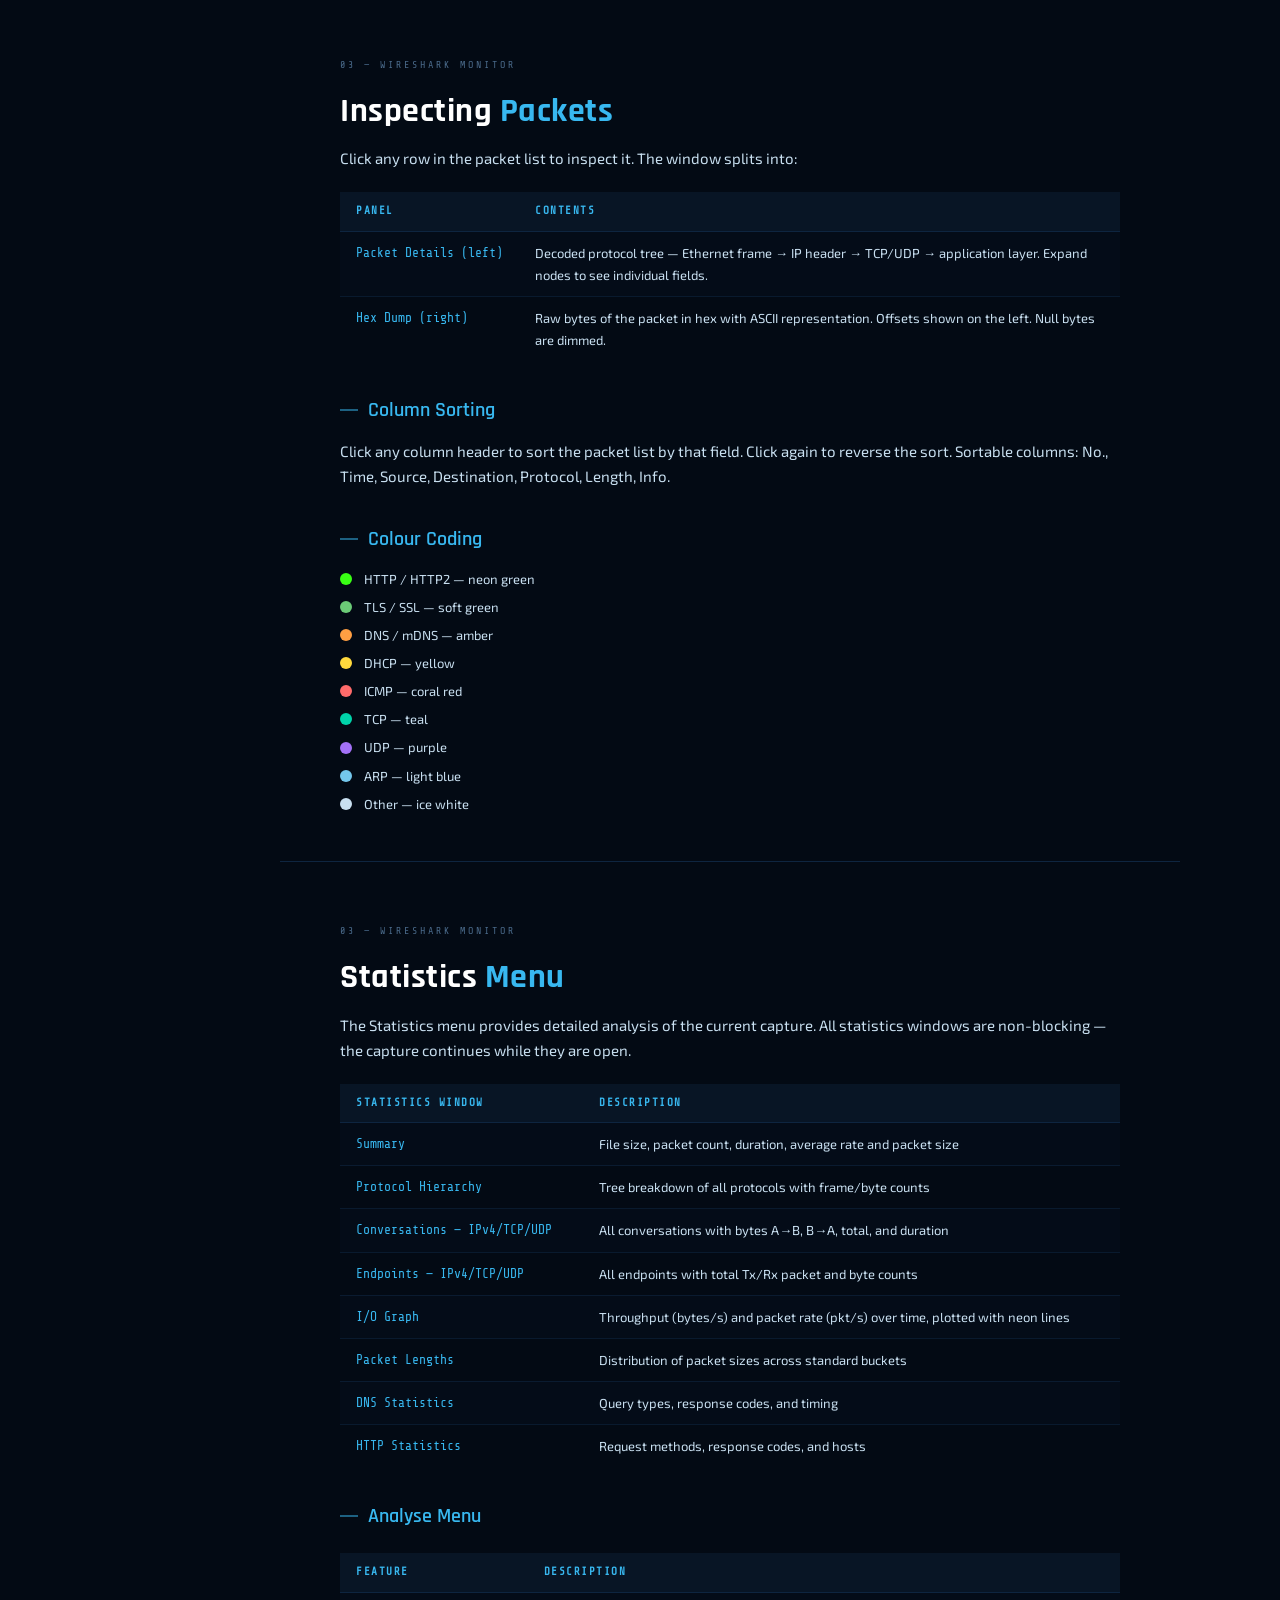
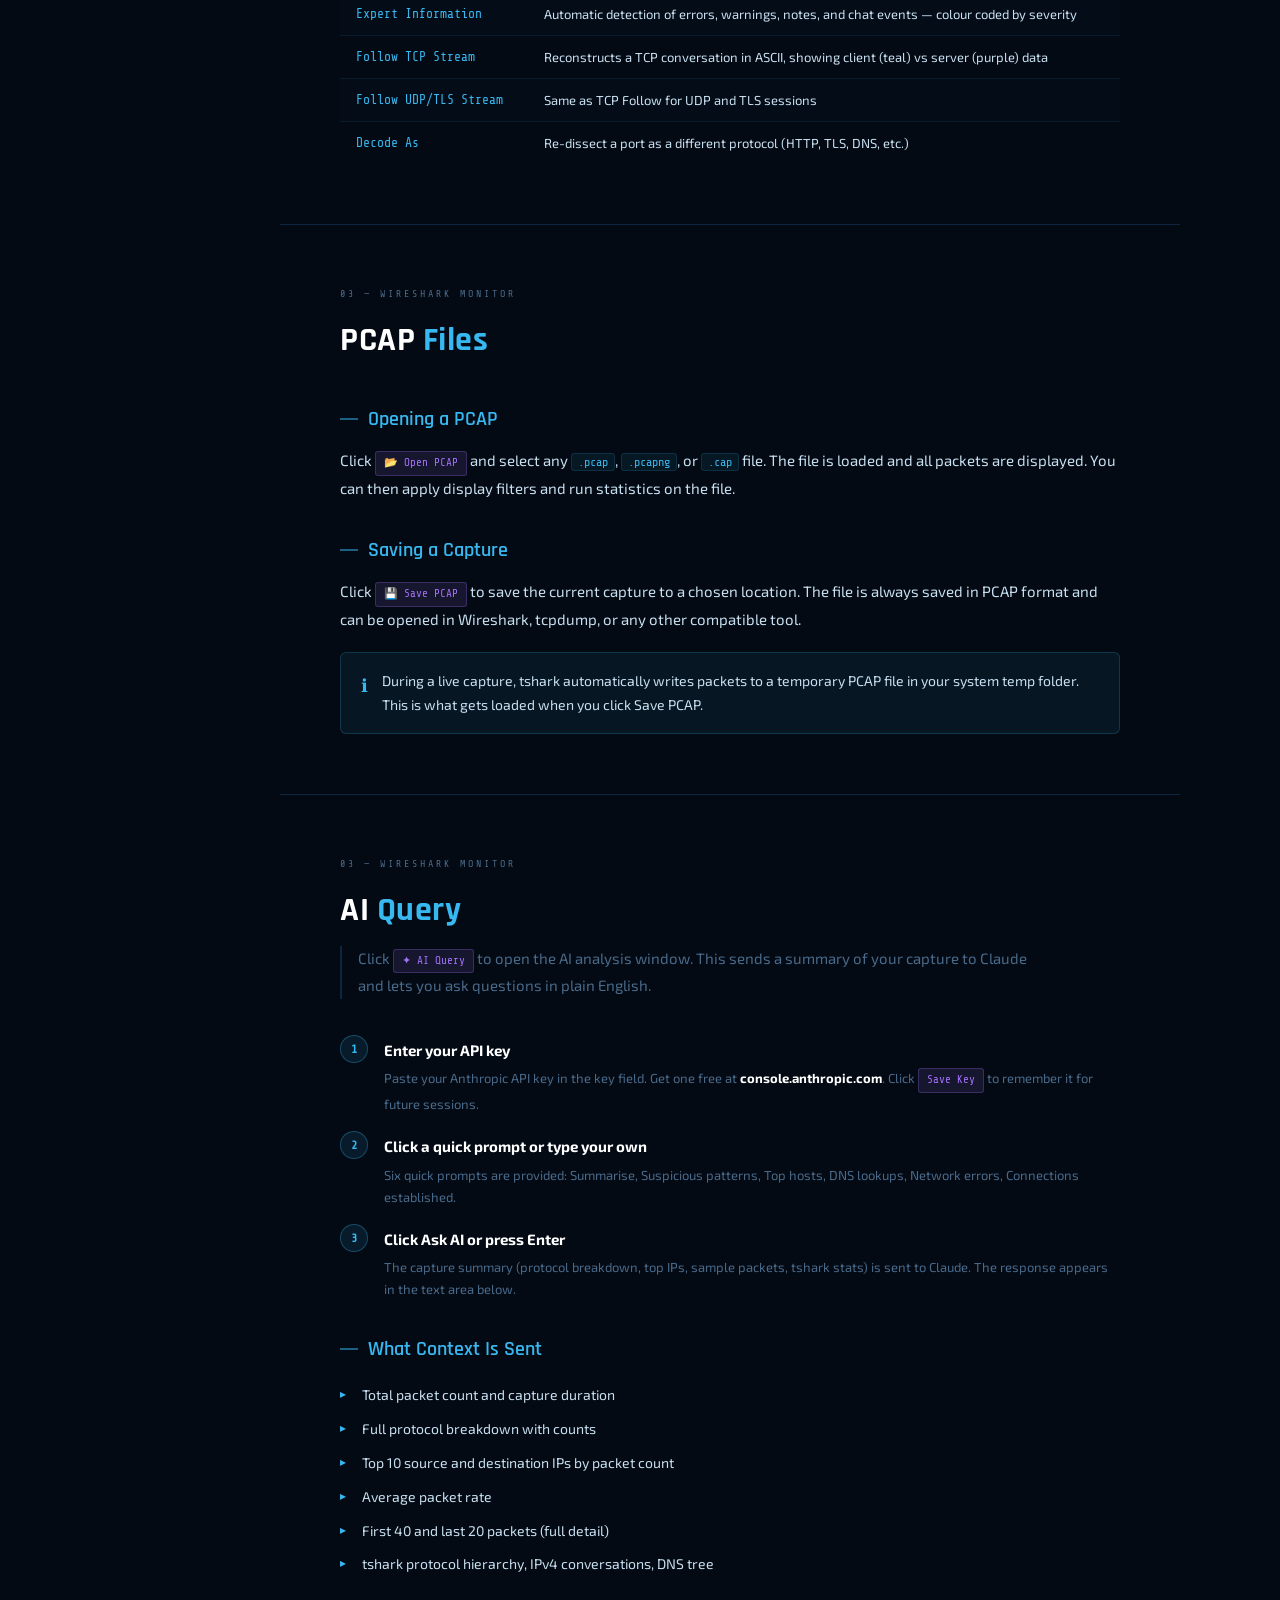
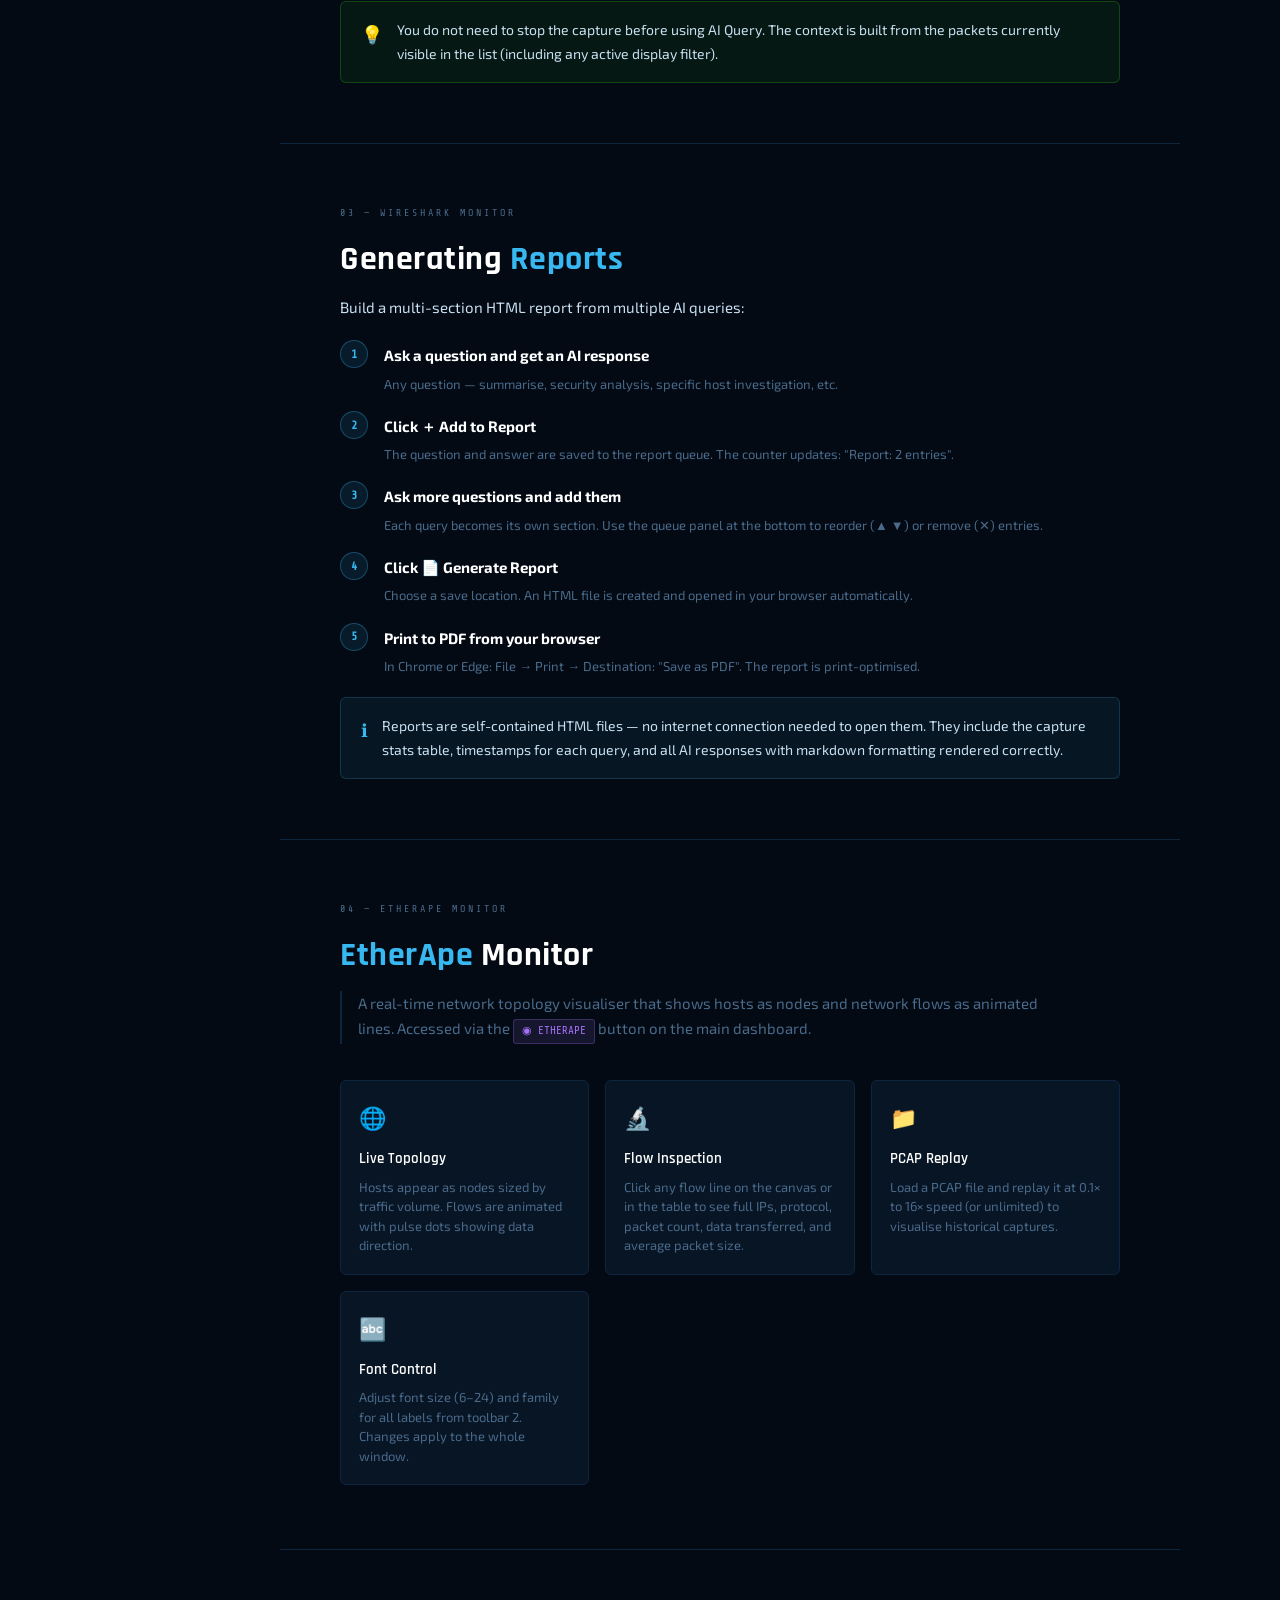
<file: Network Monitor - User Manual.html>
<!DOCTYPE html>
<!-- saved from url=(0062)file:///C:/Users/colli/Downloads/network_monitor_manual_3.html -->
<html lang="en"><head><meta http-equiv="Content-Type" content="text/html; charset=UTF-8">

<meta name="viewport" content="width=device-width, initial-scale=1.0">
<title>Network Monitor — User Manual</title>
<style>
  @import url('https://fonts.googleapis.com/css2?family=Share+Tech+Mono&family=Rajdhani:wght@300;400;500;600;700&family=Exo+2:ital,wght@0,200;0,400;0,600;0,800;1,300&display=swap');

  :root {
    --bg:        #030a14;
    --bg2:       #060f1e;
    --panel:     #081525;
    --border:    #0e2540;
    --acc1:      #38b8f0;
    --acc2:      #a371f7;
    --acc3:      #39ff14;
    --acc4:      #ff9f43;
    --acc5:      #ff6b6b;
    --text:      #c8dff0;
    --muted:     #4a6a8a;
    --mono:      'Share Tech Mono', monospace;
    --head:      'Rajdhani', sans-serif;
    --body:      'Exo 2', sans-serif;
  }

  * { box-sizing: border-box; margin: 0; padding: 0; }

  html { scroll-behavior: smooth; }

  body {
    background: var(--bg);
    color: var(--text);
    font-family: var(--body);
    font-size: 15px;
    line-height: 1.7;
    overflow-x: hidden;
  }

  /* ── Scanline overlay ── */
  body::before {
    content: '';
    position: fixed;
    inset: 0;
    background: repeating-linear-gradient(
      0deg,
      transparent,
      transparent 2px,
      rgba(0,0,0,0.03) 2px,
      rgba(0,0,0,0.03) 4px
    );
    pointer-events: none;
    z-index: 9999;
  }

  /* ── Sidebar nav ── */
  .sidebar {
    position: fixed;
    top: 0; left: 0; bottom: 0;
    width: 280px;
    background: var(--bg2);
    border-right: 1px solid var(--border);
    overflow-y: auto;
    z-index: 100;
    padding: 0 0 40px;
  }

  .sidebar::-webkit-scrollbar { width: 4px; }
  .sidebar::-webkit-scrollbar-track { background: var(--bg); }
  .sidebar::-webkit-scrollbar-thumb { background: var(--border); border-radius: 2px; }

  .nav-logo {
    padding: 24px 20px 16px;
    border-bottom: 1px solid var(--border);
    margin-bottom: 8px;
  }
  .nav-logo h1 {
    font-family: var(--head);
    font-size: 18px;
    font-weight: 700;
    color: var(--acc1);
    letter-spacing: 2px;
    text-transform: uppercase;
  }
  .nav-logo span {
    font-family: var(--mono);
    font-size: 10px;
    color: var(--muted);
    display: block;
    margin-top: 2px;
    letter-spacing: 1px;
  }

  .nav-section {
    padding: 8px 20px 4px;
    font-family: var(--mono);
    font-size: 9px;
    letter-spacing: 2px;
    color: var(--muted);
    text-transform: uppercase;
    margin-top: 12px;
  }

  .nav-item {
    display: block;
    padding: 7px 20px 7px 28px;
    color: var(--muted);
    text-decoration: none;
    font-family: var(--body);
    font-size: 13px;
    font-weight: 400;
    transition: all 0.15s;
    border-left: 2px solid transparent;
    position: relative;
  }
  .nav-item:hover {
    color: var(--acc1);
    background: rgba(56,184,240,0.05);
    border-left-color: var(--acc1);
  }
  .nav-item.sub {
    padding-left: 40px;
    font-size: 12px;
    color: #384858;
  }
  .nav-item.sub:hover { color: var(--acc1); }

  /* ── Main content ── */
  .content {
    margin-left: 280px;
    min-height: 100vh;
  }

  /* ── Hero ── */
  .hero {
    background: linear-gradient(160deg, #05111f 0%, #0a1e35 40%, #050d1a 100%);
    border-bottom: 1px solid var(--border);
    padding: 80px 60px 60px;
    position: relative;
    overflow: hidden;
  }
  .hero::after {
    content: '';
    position: absolute;
    top: 0; right: 0; bottom: 0;
    width: 50%;
    background: radial-gradient(ellipse at 80% 50%, rgba(56,184,240,0.06) 0%, transparent 70%);
    pointer-events: none;
  }
  .hero-tag {
    font-family: var(--mono);
    font-size: 11px;
    letter-spacing: 3px;
    color: var(--acc1);
    text-transform: uppercase;
    margin-bottom: 16px;
    opacity: 0.8;
  }
  .hero h1 {
    font-family: var(--head);
    font-size: 52px;
    font-weight: 700;
    color: white;
    line-height: 1.1;
    margin-bottom: 12px;
    letter-spacing: 1px;
  }
  .hero h1 span { color: var(--acc1); }
  .hero p {
    font-size: 16px;
    color: var(--muted);
    max-width: 560px;
    line-height: 1.6;
    margin-bottom: 28px;
  }
  .hero-badges { display: flex; gap: 10px; flex-wrap: wrap; }
  .badge {
    font-family: var(--mono);
    font-size: 11px;
    padding: 4px 12px;
    border-radius: 3px;
    letter-spacing: 1px;
  }
  .badge-blue  { background: rgba(56,184,240,0.12); color: var(--acc1); border: 1px solid rgba(56,184,240,0.25); }
  .badge-purp  { background: rgba(163,113,247,0.12); color: var(--acc2); border: 1px solid rgba(163,113,247,0.25); }
  .badge-green { background: rgba(57,255,20,0.10); color: var(--acc3); border: 1px solid rgba(57,255,20,0.20); }
  .badge-amber { background: rgba(255,159,67,0.12); color: var(--acc4); border: 1px solid rgba(255,159,67,0.25); }

  /* ── Page sections ── */
  .section {
    padding: 60px 60px 40px;
    border-bottom: 1px solid var(--border);
    max-width: 900px;
  }
  .section:last-child { border-bottom: none; }

  .section-label {
    font-family: var(--mono);
    font-size: 10px;
    letter-spacing: 3px;
    color: var(--muted);
    text-transform: uppercase;
    margin-bottom: 10px;
  }

  h2 {
    font-family: var(--head);
    font-size: 34px;
    font-weight: 700;
    color: white;
    margin-bottom: 6px;
    letter-spacing: 0.5px;
  }
  h2 .accent { color: var(--acc1); }

  .section-intro {
    color: var(--muted);
    font-size: 15px;
    margin-bottom: 36px;
    max-width: 700px;
    border-left: 2px solid var(--border);
    padding-left: 16px;
  }

  h3 {
    font-family: var(--head);
    font-size: 20px;
    font-weight: 600;
    color: var(--acc1);
    margin: 32px 0 12px;
    display: flex;
    align-items: center;
    gap: 10px;
  }
  h3::before {
    content: '';
    display: inline-block;
    width: 18px;
    height: 2px;
    background: var(--acc1);
    opacity: 0.5;
  }

  h4 {
    font-family: var(--head);
    font-size: 15px;
    font-weight: 600;
    color: var(--acc2);
    margin: 20px 0 8px;
    letter-spacing: 0.5px;
    text-transform: uppercase;
  }

  p { margin-bottom: 12px; color: var(--text); }

  /* ── Feature grid ── */
  .feature-grid {
    display: grid;
    grid-template-columns: repeat(auto-fill, minmax(240px, 1fr));
    gap: 16px;
    margin: 24px 0;
  }

  .feature-card {
    background: var(--panel);
    border: 1px solid var(--border);
    border-radius: 6px;
    padding: 18px;
    transition: border-color 0.2s;
  }
  .feature-card:hover { border-color: var(--acc1); }
  .feature-card .icon {
    font-size: 22px;
    margin-bottom: 10px;
    display: block;
  }
  .feature-card strong {
    display: block;
    font-family: var(--head);
    font-size: 15px;
    font-weight: 600;
    color: white;
    margin-bottom: 6px;
  }
  .feature-card p {
    font-size: 13px;
    color: var(--muted);
    margin: 0;
    line-height: 1.5;
  }

  /* ── Info boxes ── */
  .info-box {
    border-radius: 6px;
    padding: 16px 20px;
    margin: 20px 0;
    font-size: 14px;
    display: flex;
    gap: 14px;
    align-items: flex-start;
  }
  .info-box .icon { font-size: 18px; flex-shrink: 0; margin-top: 1px; }
  .info-box.tip   { background: rgba(57,255,20,0.06); border: 1px solid rgba(57,255,20,0.2); }
  .info-box.warn  { background: rgba(255,159,67,0.08); border: 1px solid rgba(255,159,67,0.25); }
  .info-box.note  { background: rgba(56,184,240,0.07); border: 1px solid rgba(56,184,240,0.2); }
  .info-box.danger{ background: rgba(255,107,107,0.08); border: 1px solid rgba(255,107,107,0.25); }
  .info-box.tip   .icon { color: var(--acc3); }
  .info-box.warn  .icon { color: var(--acc4); }
  .info-box.note  .icon { color: var(--acc1); }
  .info-box.danger .icon{ color: var(--acc5); }
  .info-box p { margin: 0; }

  /* ── Steps ── */
  .steps { margin: 20px 0; counter-reset: step; }
  .step {
    display: flex;
    gap: 16px;
    margin-bottom: 16px;
    align-items: flex-start;
  }
  .step-num {
    flex-shrink: 0;
    width: 28px; height: 28px;
    background: rgba(56,184,240,0.1);
    border: 1px solid rgba(56,184,240,0.3);
    border-radius: 50%;
    display: flex; align-items: center; justify-content: center;
    font-family: var(--mono);
    font-size: 12px;
    color: var(--acc1);
    font-weight: bold;
  }
  .step-body { flex: 1; padding-top: 3px; }
  .step-body strong { color: white; }
  .step-body p { margin: 4px 0 0; font-size: 13px; color: var(--muted); }

  /* ── Key reference table ── */
  .ref-table {
    width: 100%;
    border-collapse: collapse;
    margin: 20px 0;
    font-size: 13px;
  }
  .ref-table th {
    background: var(--panel);
    color: var(--acc1);
    font-family: var(--mono);
    font-size: 11px;
    letter-spacing: 1.5px;
    text-transform: uppercase;
    padding: 10px 16px;
    text-align: left;
    border-bottom: 1px solid var(--border);
  }
  .ref-table td {
    padding: 10px 16px;
    border-bottom: 1px solid rgba(14,37,64,0.6);
    vertical-align: top;
  }
  .ref-table tr:last-child td { border-bottom: none; }
  .ref-table tr:nth-child(even) td { background: rgba(6,15,30,0.4); }
  .ref-table .ctrl {
    font-family: var(--mono);
    color: var(--acc1);
    white-space: nowrap;
  }
  .ref-table .desc { color: var(--text); }
  .ref-table .note-cell { color: var(--muted); font-size: 12px; }

  /* ── Kbd ── */
  kbd {
    font-family: var(--mono);
    font-size: 11px;
    background: var(--panel);
    border: 1px solid var(--border);
    border-radius: 3px;
    padding: 2px 7px;
    color: var(--acc1);
    white-space: nowrap;
  }

  /* ── Inline code ── */
  code {
    font-family: var(--mono);
    font-size: 12px;
    background: rgba(56,184,240,0.08);
    border: 1px solid rgba(56,184,240,0.15);
    border-radius: 3px;
    padding: 1px 6px;
    color: var(--acc1);
  }

  /* ── UI element callout ── */
  .ui-el {
    display: inline-block;
    font-family: var(--mono);
    font-size: 11px;
    padding: 2px 8px;
    border-radius: 3px;
    background: rgba(163,113,247,0.12);
    border: 1px solid rgba(163,113,247,0.25);
    color: var(--acc2);
    white-space: nowrap;
  }

  /* ── Divider ── */
  .divider {
    border: none;
    border-top: 1px solid var(--border);
    margin: 32px 0;
  }

  /* ── Bullet list ── */
  ul.feature-list {
    list-style: none;
    margin: 12px 0 20px;
    padding: 0;
  }
  ul.feature-list li {
    padding: 5px 0 5px 22px;
    position: relative;
    font-size: 14px;
    color: var(--text);
  }
  ul.feature-list li::before {
    content: '▸';
    position: absolute;
    left: 0;
    color: var(--acc1);
    font-size: 12px;
  }

  /* ── Screenshot placeholder ── */
  .screen-placeholder {
    background: var(--panel);
    border: 1px dashed var(--border);
    border-radius: 6px;
    padding: 24px;
    text-align: center;
    margin: 20px 0;
    color: var(--muted);
    font-family: var(--mono);
    font-size: 12px;
  }

  /* ── Colour legend ── */
  .colour-row {
    display: flex;
    align-items: center;
    gap: 12px;
    margin: 6px 0;
    font-size: 13px;
  }
  .colour-dot {
    width: 12px; height: 12px;
    border-radius: 50%;
    flex-shrink: 0;
  }

  /* ── TOC quick-links ── */
  .quick-links {
    display: flex;
    flex-wrap: wrap;
    gap: 8px;
    margin: 20px 0;
  }
  .quick-link {
    font-family: var(--mono);
    font-size: 11px;
    padding: 5px 12px;
    background: var(--panel);
    border: 1px solid var(--border);
    border-radius: 3px;
    color: var(--muted);
    text-decoration: none;
    transition: all 0.15s;
    letter-spacing: 0.5px;
  }
  .quick-link:hover {
    color: var(--acc1);
    border-color: var(--acc1);
    background: rgba(56,184,240,0.05);
  }

  /* ── Version tag ── */
  .version-tag {
    font-family: var(--mono);
    font-size: 10px;
    color: var(--muted);
    border: 1px solid var(--border);
    padding: 2px 8px;
    border-radius: 10px;
    margin-left: 12px;
    vertical-align: middle;
  }

  @media (max-width: 768px) {
    .sidebar { display: none; }
    .content { margin-left: 0; }
    .hero, .section { padding: 40px 24px; }
    .hero h1 { font-size: 34px; }
  }

  @media print {
    /* ── Reset all dark theme colours to print-safe light values ── */
    :root {
      --bg:     #ffffff;
      --bg2:    #ffffff;
      --panel:  #f5f5f5;
      --border: #cccccc;
      --acc1:   #0066aa;
      --acc2:   #6030a0;
      --acc3:   #1a7a1a;
      --acc4:   #c06010;
      --acc5:   #cc2222;
      --text:   #111111;
      --muted:  #444444;
      --mono:   'Courier New', monospace;
    }

    * {
      color: #111111 !important;
      background: #ffffff !important;
      border-color: #cccccc !important;
      box-shadow: none !important;
      text-shadow: none !important;
    }

    /* Hide sidebar and scanline overlay */
    .sidebar, body::before { display: none !important; }
    .content { margin-left: 0 !important; }

    /* Hero */
    .hero {
      background: #1a1a2e !important;
      color: white !important;
      padding: 24px 32px !important;
      border-radius: 0 !important;
      page-break-after: avoid;
    }
    .hero h1, .hero p, .hero-tag { color: white !important; }
    .hero h1 span { color: #88ccee !important; }
    .badge {
      border: 1px solid #666 !important;
      color: #222 !important;
      background: #eee !important;
      padding: 2px 8px !important;
    }

    /* Sections */
    .section {
      padding: 20px 32px !important;
      border-bottom: 1px solid #ddd !important;
      page-break-inside: avoid;
      max-width: none !important;
    }

    /* Headings */
    h2 { color: #1a1a4a !important; font-size: 22px !important; }
    h2 .accent { color: #0066aa !important; }
    h3 { color: #0055aa !important; font-size: 16px !important; }
    h3::before { background: #0055aa !important; }
    h4 { color: #6030a0 !important; }

    .section-label { color: #888888 !important; }
    .section-intro {
      color: #444444 !important;
      border-left: 2px solid #aaaaaa !important;
    }

    /* Tables */
    .ref-table th {
      background: #1a1a4a !important;
      color: white !important;
    }
    .ref-table td { color: #111111 !important; }
    .ref-table tr:nth-child(even) td { background: #f0f0f0 !important; }
    .ctrl { color: #0055aa !important; font-family: 'Courier New', monospace !important; }
    .desc { color: #111111 !important; }

    /* Feature cards */
    .feature-card {
      background: #f8f8f8 !important;
      border: 1px solid #cccccc !important;
      page-break-inside: avoid;
    }
    .feature-card strong { color: #111111 !important; }
    .feature-card p { color: #444444 !important; }

    /* Info boxes */
    .info-box { page-break-inside: avoid; }
    .info-box.tip   { background: #f0fff0 !important; border-color: #66aa66 !important; }
    .info-box.warn  { background: #fff8f0 !important; border-color: #cc8833 !important; }
    .info-box.note  { background: #f0f8ff !important; border-color: #3388cc !important; }
    .info-box.danger{ background: #fff0f0 !important; border-color: #cc4444 !important; }
    .info-box .icon { color: #333333 !important; }
    .info-box p     { color: #111111 !important; }

    /* Steps */
    .step-num {
      background: #e8eeff !important;
      border-color: #3355aa !important;
      color: #3355aa !important;
    }
    .step-body strong { color: #111111 !important; }
    .step-body p      { color: #444444 !important; }

    /* Bullets */
    ul.feature-list li { color: #111111 !important; }
    ul.feature-list li::before { color: #0055aa !important; }

    /* Colour dots — keep them */
    .colour-dot { print-color-adjust: exact; -webkit-print-color-adjust: exact; }
    .colour-row { color: #111111 !important; }

    /* Code / kbd / ui-el */
    code {
      background: #f0f0f0 !important;
      border-color: #cccccc !important;
      color: #0055aa !important;
    }
    kbd {
      background: #f0f0f0 !important;
      border-color: #cccccc !important;
      color: #0055aa !important;
    }
    .ui-el {
      background: #f0e8ff !important;
      border-color: #9966cc !important;
      color: #6030a0 !important;
    }

    /* Divider */
    .divider { border-color: #cccccc !important; }

    /* Nav logo area (hidden) */
    .nav-logo, .nav-section, .nav-item { display: none !important; }

    /* Page breaks */
    h2 { page-break-before: always; }
    .hero + .section h2 { page-break-before: avoid; }
    .feature-grid { page-break-inside: avoid; }
    .steps { page-break-inside: avoid; }
    .ref-table { page-break-inside: avoid; }

    /* Footer */
    .content > div:last-child { color: #888888 !important; }

    @page {
      margin: 1.5cm 2cm;
      size: A4;
    }
  }
</style>
</head>
<body>

<!-- ── Sidebar ── -->
<nav class="sidebar">
  <div class="nav-logo">
    <h1>◉ Net Monitor</h1>
    <span>USER MANUAL v1.0</span>
  </div>

  <div class="nav-section">Getting Started</div>
  <a class="nav-item" href="file:///C:/Users/colli/Downloads/network_monitor_manual_3.html#overview">Overview</a>
  <a class="nav-item" href="file:///C:/Users/colli/Downloads/network_monitor_manual_3.html#installation">Installation</a>
  <a class="nav-item" href="file:///C:/Users/colli/Downloads/network_monitor_manual_3.html#first-run">First Run</a>

  <div class="nav-section">Main Dashboard</div>
  <a class="nav-item" href="file:///C:/Users/colli/Downloads/network_monitor_manual_3.html#dashboard">Dashboard Layout</a>
  <a class="nav-item sub" href="file:///C:/Users/colli/Downloads/network_monitor_manual_3.html#gauges">Speed Gauges</a>
  <a class="nav-item sub" href="file:///C:/Users/colli/Downloads/network_monitor_manual_3.html#charts">Charts</a>
  <a class="nav-item sub" href="file:///C:/Users/colli/Downloads/network_monitor_manual_3.html#view-modes">View Modes</a>
  <a class="nav-item sub" href="file:///C:/Users/colli/Downloads/network_monitor_manual_3.html#speed-test">Running Speed Tests</a>
  <a class="nav-item sub" href="file:///C:/Users/colli/Downloads/network_monitor_manual_3.html#dns-monitor">DNS Monitoring</a>
  <a class="nav-item sub" href="file:///C:/Users/colli/Downloads/network_monitor_manual_3.html#export">Exporting Data</a>
  <a class="nav-item sub" href="file:///C:/Users/colli/Downloads/network_monitor_manual_3.html#themes">Themes &amp; Colours</a>

  <div class="nav-section">Wireshark Monitor</div>
  <a class="nav-item" href="file:///C:/Users/colli/Downloads/network_monitor_manual_3.html#wireshark">Overview</a>
  <a class="nav-item sub" href="file:///C:/Users/colli/Downloads/network_monitor_manual_3.html#ws-capture">Starting a Capture</a>
  <a class="nav-item sub" href="file:///C:/Users/colli/Downloads/network_monitor_manual_3.html#ws-filters">Display Filters</a>
  <a class="nav-item sub" href="file:///C:/Users/colli/Downloads/network_monitor_manual_3.html#ws-packets">Inspecting Packets</a>
  <a class="nav-item sub" href="file:///C:/Users/colli/Downloads/network_monitor_manual_3.html#ws-pcap">PCAP Files</a>
  <a class="nav-item sub" href="file:///C:/Users/colli/Downloads/network_monitor_manual_3.html#ws-stats">Statistics</a>
  <a class="nav-item sub" href="file:///C:/Users/colli/Downloads/network_monitor_manual_3.html#ws-ai">AI Query</a>
  <a class="nav-item sub" href="file:///C:/Users/colli/Downloads/network_monitor_manual_3.html#ws-report">Generating Reports</a>

  <div class="nav-section">EtherApe Monitor</div>
  <a class="nav-item" href="file:///C:/Users/colli/Downloads/network_monitor_manual_3.html#etherape">Overview</a>
  <a class="nav-item sub" href="file:///C:/Users/colli/Downloads/network_monitor_manual_3.html#ea-capture">Live Capture</a>
  <a class="nav-item sub" href="file:///C:/Users/colli/Downloads/network_monitor_manual_3.html#ea-topology">Topology View</a>
  <a class="nav-item sub" href="file:///C:/Users/colli/Downloads/network_monitor_manual_3.html#ea-flows">Flow Details</a>
  <a class="nav-item sub" href="file:///C:/Users/colli/Downloads/network_monitor_manual_3.html#ea-replay">PCAP Replay</a>
  <a class="nav-item sub" href="file:///C:/Users/colli/Downloads/network_monitor_manual_3.html#ea-font">Font &amp; Display</a>

  <div class="nav-section">Reference</div>
  <a class="nav-item" href="file:///C:/Users/colli/Downloads/network_monitor_manual_3.html#protocols">Protocol Colours</a>
  <a class="nav-item" href="file:///C:/Users/colli/Downloads/network_monitor_manual_3.html#troubleshooting">Troubleshooting</a>
  <a class="nav-item" href="file:///C:/Users/colli/Downloads/network_monitor_manual_3.html#shortcuts">Quick Reference</a>
</nav>

<!-- ── Content ── -->
<div class="content">

<!-- Hero -->
<div class="hero">
  <div class="hero-tag">◈ Network Monitor — Complete User Manual</div>
  <h1>Network<br><span>Monitor</span></h1>
  <p>Real-time network intelligence — speed testing, live packet capture, topology visualisation, and AI-powered analysis in a single application.</p>
  <div class="hero-badges">
    <span class="badge badge-blue">Windows 10/11</span>
    <span class="badge badge-purp">Wireshark Integration</span>
    <span class="badge badge-green">Live Topology</span>
    <span class="badge badge-amber">AI Analysis</span>
  </div>
</div>


<!-- ═══════════════════════════════════════════════════════════ -->
<div id="overview" class="section">
  <div class="section-label">01 — Getting Started</div>
  <h2>What is <span class="accent">Network Monitor?</span></h2>
  <p class="section-intro">Network Monitor is an all-in-one Windows desktop application for real-time network analysis, built around a dark futuristic interface with live gauges, packet capture, topology mapping, and AI-assisted investigation.</p>

  <div class="feature-grid">
    <div class="feature-card">
      <span class="icon">⚡</span>
      <strong>Speed Test Dashboard</strong>
      <p>Live animated gauges showing download, upload, and ping with 5-minute automatic testing and historical charts.</p>
    </div>
    <div class="feature-card">
      <span class="icon">🦈</span>
      <strong>Wireshark Monitor</strong>
      <p>Full packet capture frontend with display filters, hex dump, stream following, statistics, and AI query.</p>
    </div>
    <div class="feature-card">
      <span class="icon">◉</span>
      <strong>EtherApe Topology</strong>
      <p>Real-time network topology visualiser showing hosts and flows with live traffic animation.</p>
    </div>
    <div class="feature-card">
      <span class="icon">⊙</span>
      <strong>DNS Monitoring</strong>
      <p>Continuous DNS resolution timing across 6 major hosts with history chart and jitter tracking.</p>
    </div>
    <div class="feature-card">
      <span class="icon">✦</span>
      <strong>AI Analysis</strong>
      <p>Ask Claude to explain captures in plain English. Generate professional HTML reports with multiple queries.</p>
    </div>
    <div class="feature-card">
      <span class="icon">⬇</span>
      <strong>Data Export</strong>
      <p>Export speed test history as CSV or JSON with flexible date range selection and folder picker.</p>
    </div>
  </div>
</div>


<!-- ═══════════════════════════════════════════════════════════ -->
<div id="installation" class="section">
  <div class="section-label">01 — Getting Started</div>
  <h2><span class="accent">Installation</span></h2>
  <p class="section-intro">The installer handles all dependencies automatically. An internet connection is required during installation to download Wireshark and Nmap.</p>

  <div class="steps">
    <div class="step">
      <div class="step-num">1</div>
      <div class="step-body">
        <strong>Run NetworkMonitorSetup.exe as Administrator</strong>
        <p>Right-click the installer and choose "Run as administrator". This is required to install Wireshark's Npcap driver.</p>
      </div>
    </div>
    <div class="step">
      <div class="step-num">2</div>
      <div class="step-body">
        <strong>Choose components</strong>
        <p>All components are selected by default. Wireshark + Npcap is required for packet capture. Nmap enables network scanning features.</p>
      </div>
    </div>
    <div class="step">
      <div class="step-num">3</div>
      <div class="step-body">
        <strong>Wait for downloads</strong>
        <p>Wireshark (~80 MB) and Nmap (~30 MB) will be downloaded and installed silently. This takes 2–5 minutes depending on connection speed.</p>
      </div>
    </div>
    <div class="step">
      <div class="step-num">4</div>
      <div class="step-body">
        <strong>Launch from Desktop or Start Menu</strong>
        <p>A shortcut is created on your Desktop and in Start Menu → Network Monitor.</p>
      </div>
    </div>
  </div>

  <div class="info-box warn">
    <span class="icon">⚠</span>
    <p><strong>Administrator rights required for capture.</strong> Packet capture (Wireshark Monitor and EtherApe) requires the application to be run as Administrator. Right-click the shortcut → Run as administrator.</p>
  </div>

  <h3>System Requirements</h3>
  <table class="ref-table">
    <tbody><tr><th>Component</th><th>Minimum</th></tr>
    <tr><td class="ctrl">OS</td><td class="desc">Windows 10 64-bit or later</td></tr>
    <tr><td class="ctrl">RAM</td><td class="desc">4 GB (8 GB recommended for heavy captures)</td></tr>
    <tr><td class="ctrl">Disk</td><td class="desc">500 MB free (plus ~200 MB for Wireshark)</td></tr>
    <tr><td class="ctrl">Network</td><td class="desc">Any wired or wireless adapter supported by Npcap</td></tr>
    <tr><td class="ctrl">Internet</td><td class="desc">Required for speed tests and AI analysis</td></tr>
  </tbody></table>
</div>


<!-- ═══════════════════════════════════════════════════════════ -->
<div id="first-run" class="section">
  <div class="section-label">01 — Getting Started</div>
  <h2><span class="accent">First Run</span></h2>

  <p>On first launch the application runs an initial speed test automatically. The main window displays five animated gauges across the top and six charts below.</p>

  <div class="info-box note">
    <span class="icon">ℹ</span>
    <p>Speed test data is saved to a JSON file in your system temp folder and persists between sessions. You will see historical charts fill in over time as more tests run.</p>
  </div>

  <p>The app auto-runs a speed test every <strong>5 minutes</strong> in a background thread. You can trigger one manually at any time with the <span class="ui-el">▶ RUN SPEED TEST NOW</span> button.</p>
</div>


<!-- ═══════════════════════════════════════════════════════════ -->
<div id="dashboard" class="section">
  <div class="section-label">02 — Main Dashboard</div>
  <h2>Dashboard <span class="accent">Layout</span></h2>
  <p class="section-intro">The main window is divided into three horizontal bands: the gauge row at the top, a button bar in the middle, and six charts at the bottom.</p>

  <h3>Window Regions</h3>
  <table class="ref-table">
    <tbody><tr><th>Region</th><th>Contents</th></tr>
    <tr>
      <td class="ctrl">Gauge row (top)</td>
      <td class="desc">Five circular dials — Download, Upload, Ping, DNS, and the View Mode selector. All animate smoothly with easing.</td>
    </tr>
    <tr>
      <td class="ctrl">Button bar (middle)</td>
      <td class="desc">Export Data, Run Speed Test, Monitor DNS, Wireshark, EtherApe buttons. Colour swatches on the far right.</td>
    </tr>
    <tr>
      <td class="ctrl">Chart area (bottom)</td>
      <td class="desc">Six charts in a 2×3 grid: Download, Upload, Latency, Daily Averages, DNS History, and Statistics table.</td>
    </tr>
  </tbody></table>
</div>


<!-- ═══════════════════════════════════════════════════════════ -->
<div id="gauges" class="section">
  <div class="section-label">02 — Main Dashboard</div>
  <h2>Speed <span class="accent">Gauges</span></h2>
  <p class="section-intro">The five dials at the top of the window provide an at-a-glance view of your current network performance. Each is a 270° neon sweep gauge with animated needles.</p>

  <table class="ref-table">
    <tbody><tr><th>Gauge</th><th>Unit</th><th>What it shows</th></tr>
    <tr>
      <td class="ctrl">Download ↓</td>
      <td class="desc">Mbps</td>
      <td class="desc">Last measured download bandwidth. Scale auto-adjusts to 130% of your historical maximum.</td>
    </tr>
    <tr>
      <td class="ctrl">Upload ↑</td>
      <td class="desc">Mbps</td>
      <td class="desc">Last measured upload bandwidth.</td>
    </tr>
    <tr>
      <td class="ctrl">Ping ◌</td>
      <td class="desc">ms</td>
      <td class="desc">Round-trip latency from the most recent speed test.</td>
    </tr>
    <tr>
      <td class="ctrl">DNS ⊙</td>
      <td class="desc">ms</td>
      <td class="desc">Average DNS resolution time across 6 hosts from the last DNS check. Updated only when you click Monitor DNS.</td>
    </tr>
    <tr>
      <td class="ctrl">View Mode</td>
      <td class="desc">—</td>
      <td class="desc">Rotary selector for chart time window. Click a segment to change view.</td>
    </tr>
  </tbody></table>

  <div class="info-box tip">
    <span class="icon">💡</span>
    <p>The needles ease smoothly toward their target values. The large digital readout in the centre of each dial shows the exact current value.</p>
  </div>

  <h3>Needle Easing</h3>
  <p>Gauges update every second with a 20% easing factor — the needle moves 20% of the remaining distance each tick, giving a smooth analog feel. On a manual "Run Speed Test", the needle snaps immediately to the new value.</p>
</div>


<!-- ═══════════════════════════════════════════════════════════ -->
<div id="charts" class="section">
  <div class="section-label">02 — Main Dashboard</div>
  <h2>History <span class="accent">Charts</span></h2>

  <table class="ref-table">
    <tbody><tr><th>Chart</th><th>Description</th></tr>
    <tr>
      <td class="ctrl">Download</td>
      <td class="desc">Bar chart (Today/History view) or neon line chart (weekly/monthly). Shows all tests in the current time window.</td>
    </tr>
    <tr>
      <td class="ctrl">Upload</td>
      <td class="desc">Same layout as Download, using the Upload colour.</td>
    </tr>
    <tr>
      <td class="ctrl">Latency</td>
      <td class="desc">Ping values for the selected time window.</td>
    </tr>
    <tr>
      <td class="ctrl">Daily Averages</td>
      <td class="desc">Always shows the last 14 days regardless of view mode. Grouped bars for Download and Upload side by side.</td>
    </tr>
    <tr>
      <td class="ctrl">DNS History</td>
      <td class="desc">Time-series chart of all DNS check results. Shows 20 ms and 100 ms reference lines for quick assessment.</td>
    </tr>
    <tr>
      <td class="ctrl">Statistics</td>
      <td class="desc">Table of Avg / Max / Min / σ / Jitter for Download, Upload, Ping, and DNS in the current view window.</td>
    </tr>
  </tbody></table>

  <div class="info-box note">
    <span class="icon">ℹ</span>
    <p><strong>Jitter</strong> is calculated as the mean absolute difference between consecutive ping samples — the standard VoIP/RFC 3550 definition. High jitter causes choppy audio/video calls.</p>
  </div>
</div>


<!-- ═══════════════════════════════════════════════════════════ -->
<div id="view-modes" class="section">
  <div class="section-label">02 — Main Dashboard</div>
  <h2>View <span class="accent">Modes</span></h2>
  <p class="section-intro">Click any segment of the View Mode dial (top-right) to change the time window displayed in the three main charts and the Statistics table.</p>

  <table class="ref-table">
    <tbody><tr><th>Mode</th><th>Time window</th><th>Chart style</th></tr>
    <tr>
      <td class="ctrl">Today</td>
      <td class="desc">Midnight to now</td>
      <td class="desc">Hourly bar chart (0:00–24:00 x-axis)</td>
    </tr>
    <tr>
      <td class="ctrl">This Week</td>
      <td class="desc">Start of current week to now</td>
      <td class="desc">Neon line chart with date labels</td>
    </tr>
    <tr>
      <td class="ctrl">This Month</td>
      <td class="desc">1st of current month to now</td>
      <td class="desc">Neon line chart with date labels</td>
    </tr>
    <tr>
      <td class="ctrl">All Time</td>
      <td class="desc">All recorded data</td>
      <td class="desc">Neon line chart</td>
    </tr>
  </tbody></table>
</div>


<!-- ═══════════════════════════════════════════════════════════ -->
<div id="speed-test" class="section">
  <div class="section-label">02 — Main Dashboard</div>
  <h2>Running <span class="accent">Speed Tests</span></h2>

  <p>Speed tests run automatically every 5 minutes. To run one immediately, click <span class="ui-el">▶ RUN SPEED TEST NOW</span> in the button bar.</p>

  <p>The button label changes to <span class="ui-el">◌ RUNNING…</span> during the test. Results appear in the gauges and charts as soon as the test completes (typically 20–60 seconds).</p>

  <h3>How Speed Tests Work</h3>
  <p>The app uses the <strong>Ookla Speedtest CLI</strong> (<code>speedtest.exe</code>) with three fallback attempts:</p>
  <div class="steps">
    <div class="step">
      <div class="step-num">1</div>
      <div class="step-body"><strong>JSON mode</strong><p>Fastest and most accurate. Returns structured data directly.</p></div>
    </div>
    <div class="step">
      <div class="step-num">2</div>
      <div class="step-body"><strong>Plain text mode</strong><p>Falls back to parsing human-readable output if JSON fails.</p></div>
    </div>
    <div class="step">
      <div class="step-num">3</div>
      <div class="step-body"><strong>Bare run</strong><p>Last resort — runs speedtest.exe with no flags and parses any output found.</p></div>
    </div>
  </div>

  <div class="info-box warn">
    <span class="icon">⚠</span>
    <p>Speed test results require an active internet connection. If all three attempts fail, check that <code>speedtest.exe</code> is present in the install folder and that your firewall is not blocking it.</p>
  </div>
</div>


<!-- ═══════════════════════════════════════════════════════════ -->
<div id="dns-monitor" class="section">
  <div class="section-label">02 — Main Dashboard</div>
  <h2>DNS <span class="accent">Monitoring</span></h2>

  <p>Click <span class="ui-el">⊙ MONITOR DNS</span> to run a DNS resolution check. The app resolves these six hosts and measures the wall-clock time for each:</p>

  <ul class="feature-list">
    <li>google.com</li>
    <li>cloudflare.com</li>
    <li>microsoft.com</li>
    <li>amazon.com</li>
    <li>bbc.co.uk</li>
    <li>github.com</li>
  </ul>

  <p>The average of all successful resolutions is recorded and displayed on the DNS dial and in the DNS History chart. Up to 500 readings are retained.</p>

  <h3>Interpreting DNS Times</h3>
  <table class="ref-table">
    <tbody><tr><th>Range</th><th>Assessment</th></tr>
    <tr><td class="ctrl">&lt; 20 ms</td><td class="desc">Excellent — fast local or ISP DNS</td></tr>
    <tr><td class="ctrl">20–50 ms</td><td class="desc">Good — normal for most connections</td></tr>
    <tr><td class="ctrl">50–100 ms</td><td class="desc">Moderate — consider using 8.8.8.8 or 1.1.1.1</td></tr>
    <tr><td class="ctrl">&gt; 100 ms</td><td class="desc">Slow — DNS may be causing browsing delays</td></tr>
  </tbody></table>

  <div class="info-box tip">
    <span class="icon">💡</span>
    <p>High DNS times can make websites feel slow even when your broadband speed is fine. Try setting your DNS server to <code>1.1.1.1</code> (Cloudflare) or <code>8.8.8.8</code> (Google) in your network adapter settings.</p>
  </div>
</div>


<!-- ═══════════════════════════════════════════════════════════ -->
<div id="export" class="section">
  <div class="section-label">02 — Main Dashboard</div>
  <h2>Exporting <span class="accent">Data</span></h2>

  <p>Click <span class="ui-el">⬇ EXPORT DATA</span> to open the export dialog.</p>

  <h3>Export Dialog Options</h3>
  <table class="ref-table">
    <tbody><tr><th>Option</th><th>Description</th></tr>
    <tr>
      <td class="ctrl">From / To date</td>
      <td class="desc">Set the date range manually (YYYY-MM-DD HH:MM:SS format)</td>
    </tr>
    <tr>
      <td class="ctrl">Quick range</td>
      <td class="desc">Today, 7 days, 30 days, or All — fills date fields instantly</td>
    </tr>
    <tr>
      <td class="ctrl">Format</td>
      <td class="desc">CSV (Excel-compatible) or JSON</td>
    </tr>
    <tr>
      <td class="ctrl">Save to</td>
      <td class="desc">Destination folder — defaults to app data folder, click Browse to change</td>
    </tr>
  </tbody></table>

  <h3>Export File Contents</h3>
  <p>Each row / object in the export contains: <code>timestamp</code>, <code>download_mbps</code>, <code>upload_mbps</code>, <code>ping_ms</code>.</p>
</div>


<!-- ═══════════════════════════════════════════════════════════ -->
<div id="themes" class="section">
  <div class="section-label">02 — Main Dashboard</div>
  <h2>Themes &amp; <span class="accent">Colours</span></h2>

  <p>Three colour swatch buttons (<span class="ui-el">●</span>) appear on the far right of the gauge area, labelled CLR. Click any swatch to open a colour picker for that channel:</p>

  <table class="ref-table">
    <tbody><tr><th>Swatch</th><th>Controls</th></tr>
    <tr><td class="ctrl">↓ Download</td><td class="desc">Colour of download gauge, line, and bars</td></tr>
    <tr><td class="ctrl">↑ Upload</td><td class="desc">Colour of upload gauge, line, and bars</td></tr>
    <tr><td class="ctrl">◌ Ping</td><td class="desc">Colour of ping gauge and latency chart</td></tr>
  </tbody></table>

  <p>Custom colours are saved to <code>speedtest_config.json</code> and persist between sessions.</p>

  <h3>Built-in Themes</h3>
  <div style="margin: 12px 0;">
    <div class="colour-row"><div class="colour-dot" style="background:#00d4aa"></div><strong style="color:white;margin-right:4px">Ocean</strong> — Teal / Purple / Amber (default)</div>
    <div class="colour-row"><div class="colour-dot" style="background:#ff6b6b"></div><strong style="color:white;margin-right:4px">Sunset</strong> — Coral / Yellow / Green</div>
    <div class="colour-row"><div class="colour-dot" style="background:#39ff14"></div><strong style="color:white;margin-right:4px">Neon</strong> — Neon green / Hot red / Cyan</div>
    <div class="colour-row"><div class="colour-dot" style="background:#74c7ec"></div><strong style="color:white;margin-right:4px">Pastel</strong> — Soft blue / Lavender / Peach</div>
    <div class="colour-row"><div class="colour-dot" style="background:#e0e0e0"></div><strong style="color:white;margin-right:4px">Mono</strong> — Grey scale</div>
  </div>
  <p style="margin-top:8px">Clicking any CLR swatch overrides the current theme with a custom colour and stores it as a custom palette. To return to a built-in theme, the config file must be edited or deleted.</p>
</div>


<!-- ═══════════════════════════════════════════════════════════ -->
<div id="wireshark" class="section">
  <div class="section-label">03 — Wireshark Monitor</div>
  <h2><span class="accent">Wireshark</span> Monitor</h2>
  <p class="section-intro">A full-featured dark-themed packet capture and inspection tool built on top of tshark (Wireshark's command-line engine). Accessed via the <span class="ui-el">🦈 WIRESHARK</span> button on the main dashboard.</p>

  <div class="feature-grid">
    <div class="feature-card">
      <span class="icon">📡</span>
      <strong>Live Capture</strong>
      <p>Select any network interface and start capturing packets in real time with colour-coded protocol rows.</p>
    </div>
    <div class="feature-card">
      <span class="icon">🔍</span>
      <strong>Display Filters</strong>
      <p>Filter the visible packet list using Wireshark filter syntax without stopping the capture.</p>
    </div>
    <div class="feature-card">
      <span class="icon">📋</span>
      <strong>Packet Detail</strong>
      <p>Click any packet to see the full decoded protocol tree and hex dump side by side.</p>
    </div>
    <div class="feature-card">
      <span class="icon">📊</span>
      <strong>Statistics</strong>
      <p>Protocol hierarchy, conversations, endpoints, I/O graph, DNS stats, HTTP stats, and more.</p>
    </div>
    <div class="feature-card">
      <span class="icon">💾</span>
      <strong>PCAP Files</strong>
      <p>Open existing PCAP/PCAPNG files or save the current capture for later analysis.</p>
    </div>
    <div class="feature-card">
      <span class="icon">✦</span>
      <strong>AI Query</strong>
      <p>Ask Claude to explain what happened in the capture in plain English and export a PDF report.</p>
    </div>
  </div>
</div>


<!-- ═══════════════════════════════════════════════════════════ -->
<div id="ws-capture" class="section">
  <div class="section-label">03 — Wireshark Monitor</div>
  <h2>Starting a <span class="accent">Capture</span></h2>

  <div class="steps">
    <div class="step">
      <div class="step-num">1</div>
      <div class="step-body">
        <strong>Select an interface</strong>
        <p>Choose your network adapter from the Interface dropdown. Wi-Fi and Ethernet adapters are listed with friendly names. Run as Administrator if the list is empty.</p>
      </div>
    </div>
    <div class="step">
      <div class="step-num">2</div>
      <div class="step-body">
        <strong>(Optional) Set a Capture Filter</strong>
        <p>Enter a BPF filter in the Capture Filter field before starting. Examples: <code>port 80</code>, <code>host 192.168.1.1</code>, <code>tcp</code>. This filters at the driver level and reduces overhead.</p>
      </div>
    </div>
    <div class="step">
      <div class="step-num">3</div>
      <div class="step-body">
        <strong>Click ▶ Start Capture</strong>
        <p>Packets appear in the list in real time, colour-coded by protocol. The packet counter updates in the toolbar.</p>
      </div>
    </div>
    <div class="step">
      <div class="step-num">4</div>
      <div class="step-body">
        <strong>Click ◼ Stop when done</strong>
        <p>The capture is saved automatically as a PCAP file. The status bar shows how many packets were recorded.</p>
      </div>
    </div>
  </div>

  <div class="info-box danger">
    <span class="icon">🔒</span>
    <p><strong>Administrator required.</strong> Packet capture will fail silently or show an "access denied" error without admin rights. Right-click the application shortcut and choose "Run as administrator".</p>
  </div>

  <h3>Toolbar Buttons</h3>
  <table class="ref-table">
    <tbody><tr><th>Button</th><th>Action</th></tr>
    <tr><td class="ctrl">▶ Start Capture</td><td class="desc">Begin capturing on the selected interface</td></tr>
    <tr><td class="ctrl">◼ Stop</td><td class="desc">Stop the capture and save to PCAP</td></tr>
    <tr><td class="ctrl">⊘ Clear</td><td class="desc">Clear all packets from the list and delete the PCAP file</td></tr>
    <tr><td class="ctrl">📂 Open PCAP</td><td class="desc">Load an existing PCAP or PCAPNG file</td></tr>
    <tr><td class="ctrl">💾 Save PCAP</td><td class="desc">Save the current capture to a chosen location</td></tr>
    <tr><td class="ctrl">✦ AI Query</td><td class="desc">Open the AI analysis window</td></tr>
    <tr><td class="ctrl">Auto-scroll</td><td class="desc">Toggle automatic scrolling to the latest packet</td></tr>
  </tbody></table>
</div>


<!-- ═══════════════════════════════════════════════════════════ -->
<div id="ws-filters" class="section">
  <div class="section-label">03 — Wireshark Monitor</div>
  <h2>Display <span class="accent">Filters</span></h2>

  <p>Display filters narrow the visible packet list <em>without</em> stopping the capture or deleting data. They use standard Wireshark filter syntax.</p>

  <h3>Common Filter Examples</h3>
  <table class="ref-table">
    <tbody><tr><th>Filter</th><th>Shows</th></tr>
    <tr><td class="ctrl">tcp</td><td class="desc">All TCP packets</td></tr>
    <tr><td class="ctrl">udp</td><td class="desc">All UDP packets</td></tr>
    <tr><td class="ctrl">dns</td><td class="desc">All DNS queries and responses</td></tr>
    <tr><td class="ctrl">http</td><td class="desc">Unencrypted HTTP traffic</td></tr>
    <tr><td class="ctrl">tls</td><td class="desc">Encrypted TLS/HTTPS traffic</td></tr>
    <tr><td class="ctrl">ip.addr == 192.168.1.1</td><td class="desc">Traffic to or from a specific IP</td></tr>
    <tr><td class="ctrl">ip.src == 10.0.0.5</td><td class="desc">Traffic from a specific source IP</td></tr>
    <tr><td class="ctrl">tcp.port == 443</td><td class="desc">Traffic on port 443 (HTTPS)</td></tr>
    <tr><td class="ctrl">icmp</td><td class="desc">Ping packets</td></tr>
    <tr><td class="ctrl">frame.len &gt; 1000</td><td class="desc">Large packets only</td></tr>
  </tbody></table>

  <p>Press <kbd>Enter</kbd> or click <span class="ui-el">Apply</span> to activate the filter. Click <span class="ui-el">✕ Clear</span> to remove it and show all packets.</p>

  <h3>Right-Click Quick Filters</h3>
  <p>Right-click any packet row to access quick filter options:</p>
  <ul class="feature-list">
    <li>Filter by Source IP — shows only traffic from that address</li>
    <li>Filter by Destination IP — shows only traffic to that address</li>
    <li>Filter by Protocol — shows only that protocol type</li>
    <li>Follow TCP/UDP Stream — reconstructs the full conversation</li>
    <li>Copy Source IP / Dest IP / Info — copies to clipboard</li>
  </ul>
</div>


<!-- ═══════════════════════════════════════════════════════════ -->
<div id="ws-packets" class="section">
  <div class="section-label">03 — Wireshark Monitor</div>
  <h2>Inspecting <span class="accent">Packets</span></h2>

  <p>Click any row in the packet list to inspect it. The window splits into:</p>

  <table class="ref-table">
    <tbody><tr><th>Panel</th><th>Contents</th></tr>
    <tr>
      <td class="ctrl">Packet Details (left)</td>
      <td class="desc">Decoded protocol tree — Ethernet frame → IP header → TCP/UDP → application layer. Expand nodes to see individual fields.</td>
    </tr>
    <tr>
      <td class="ctrl">Hex Dump (right)</td>
      <td class="desc">Raw bytes of the packet in hex with ASCII representation. Offsets shown on the left. Null bytes are dimmed.</td>
    </tr>
  </tbody></table>

  <h3>Column Sorting</h3>
  <p>Click any column header to sort the packet list by that field. Click again to reverse the sort. Sortable columns: No., Time, Source, Destination, Protocol, Length, Info.</p>

  <h3>Colour Coding</h3>
  <div id="protocols">
  <div class="colour-row"><div class="colour-dot" style="background:#39ff14"></div> HTTP / HTTP2 — neon green</div>
  <div class="colour-row"><div class="colour-dot" style="background:#6bcb77"></div> TLS / SSL — soft green</div>
  <div class="colour-row"><div class="colour-dot" style="background:#ff9f43"></div> DNS / mDNS — amber</div>
  <div class="colour-row"><div class="colour-dot" style="background:#ffd93d"></div> DHCP — yellow</div>
  <div class="colour-row"><div class="colour-dot" style="background:#ff6b6b"></div> ICMP — coral red</div>
  <div class="colour-row"><div class="colour-dot" style="background:#00d4aa"></div> TCP — teal</div>
  <div class="colour-row"><div class="colour-dot" style="background:#a371f7"></div> UDP — purple</div>
  <div class="colour-row"><div class="colour-dot" style="background:#74c7ec"></div> ARP — light blue</div>
  <div class="colour-row"><div class="colour-dot" style="background:#c8dff0"></div> Other — ice white</div>
  </div>
</div>


<!-- ═══════════════════════════════════════════════════════════ -->
<div id="ws-stats" class="section">
  <div class="section-label">03 — Wireshark Monitor</div>
  <h2>Statistics <span class="accent">Menu</span></h2>

  <p>The Statistics menu provides detailed analysis of the current capture. All statistics windows are non-blocking — the capture continues while they are open.</p>

  <table class="ref-table">
    <tbody><tr><th>Statistics Window</th><th>Description</th></tr>
    <tr><td class="ctrl">Summary</td><td class="desc">File size, packet count, duration, average rate and packet size</td></tr>
    <tr><td class="ctrl">Protocol Hierarchy</td><td class="desc">Tree breakdown of all protocols with frame/byte counts</td></tr>
    <tr><td class="ctrl">Conversations — IPv4/TCP/UDP</td><td class="desc">All conversations with bytes A→B, B→A, total, and duration</td></tr>
    <tr><td class="ctrl">Endpoints — IPv4/TCP/UDP</td><td class="desc">All endpoints with total Tx/Rx packet and byte counts</td></tr>
    <tr><td class="ctrl">I/O Graph</td><td class="desc">Throughput (bytes/s) and packet rate (pkt/s) over time, plotted with neon lines</td></tr>
    <tr><td class="ctrl">Packet Lengths</td><td class="desc">Distribution of packet sizes across standard buckets</td></tr>
    <tr><td class="ctrl">DNS Statistics</td><td class="desc">Query types, response codes, and timing</td></tr>
    <tr><td class="ctrl">HTTP Statistics</td><td class="desc">Request methods, response codes, and hosts</td></tr>
  </tbody></table>

  <h3>Analyse Menu</h3>
  <table class="ref-table">
    <tbody><tr><th>Feature</th><th>Description</th></tr>
    <tr><td class="ctrl">Expert Information</td><td class="desc">Automatic detection of errors, warnings, notes, and chat events — colour coded by severity</td></tr>
    <tr><td class="ctrl">Follow TCP Stream</td><td class="desc">Reconstructs a TCP conversation in ASCII, showing client (teal) vs server (purple) data</td></tr>
    <tr><td class="ctrl">Follow UDP/TLS Stream</td><td class="desc">Same as TCP Follow for UDP and TLS sessions</td></tr>
    <tr><td class="ctrl">Decode As</td><td class="desc">Re-dissect a port as a different protocol (HTTP, TLS, DNS, etc.)</td></tr>
  </tbody></table>
</div>


<!-- ═══════════════════════════════════════════════════════════ -->
<div id="ws-pcap" class="section">
  <div class="section-label">03 — Wireshark Monitor</div>
  <h2>PCAP <span class="accent">Files</span></h2>

  <h3>Opening a PCAP</h3>
  <p>Click <span class="ui-el">📂 Open PCAP</span> and select any <code>.pcap</code>, <code>.pcapng</code>, or <code>.cap</code> file. The file is loaded and all packets are displayed. You can then apply display filters and run statistics on the file.</p>

  <h3>Saving a Capture</h3>
  <p>Click <span class="ui-el">💾 Save PCAP</span> to save the current capture to a chosen location. The file is always saved in PCAP format and can be opened in Wireshark, tcpdump, or any other compatible tool.</p>

  <div class="info-box note">
    <span class="icon">ℹ</span>
    <p>During a live capture, tshark automatically writes packets to a temporary PCAP file in your system temp folder. This is what gets loaded when you click Save PCAP.</p>
  </div>
</div>


<!-- ═══════════════════════════════════════════════════════════ -->
<div id="ws-ai" class="section">
  <div class="section-label">03 — Wireshark Monitor</div>
  <h2>AI <span class="accent">Query</span></h2>
  <p class="section-intro">Click <span class="ui-el">✦ AI Query</span> to open the AI analysis window. This sends a summary of your capture to Claude and lets you ask questions in plain English.</p>

  <div class="steps">
    <div class="step">
      <div class="step-num">1</div>
      <div class="step-body">
        <strong>Enter your API key</strong>
        <p>Paste your Anthropic API key in the key field. Get one free at <strong>console.anthropic.com</strong>. Click <span class="ui-el">Save Key</span> to remember it for future sessions.</p>
      </div>
    </div>
    <div class="step">
      <div class="step-num">2</div>
      <div class="step-body">
        <strong>Click a quick prompt or type your own</strong>
        <p>Six quick prompts are provided: Summarise, Suspicious patterns, Top hosts, DNS lookups, Network errors, Connections established.</p>
      </div>
    </div>
    <div class="step">
      <div class="step-num">3</div>
      <div class="step-body">
        <strong>Click Ask AI or press Enter</strong>
        <p>The capture summary (protocol breakdown, top IPs, sample packets, tshark stats) is sent to Claude. The response appears in the text area below.</p>
      </div>
    </div>
  </div>

  <h3>What Context Is Sent</h3>
  <ul class="feature-list">
    <li>Total packet count and capture duration</li>
    <li>Full protocol breakdown with counts</li>
    <li>Top 10 source and destination IPs by packet count</li>
    <li>Average packet rate</li>
    <li>First 40 and last 20 packets (full detail)</li>
    <li>tshark protocol hierarchy, IPv4 conversations, DNS tree</li>
  </ul>

  <div class="info-box tip">
    <span class="icon">💡</span>
    <p>You do not need to stop the capture before using AI Query. The context is built from the packets currently visible in the list (including any active display filter).</p>
  </div>
</div>


<!-- ═══════════════════════════════════════════════════════════ -->
<div id="ws-report" class="section">
  <div class="section-label">03 — Wireshark Monitor</div>
  <h2>Generating <span class="accent">Reports</span></h2>

  <p>Build a multi-section HTML report from multiple AI queries:</p>

  <div class="steps">
    <div class="step">
      <div class="step-num">1</div>
      <div class="step-body">
        <strong>Ask a question and get an AI response</strong>
        <p>Any question — summarise, security analysis, specific host investigation, etc.</p>
      </div>
    </div>
    <div class="step">
      <div class="step-num">2</div>
      <div class="step-body">
        <strong>Click ＋ Add to Report</strong>
        <p>The question and answer are saved to the report queue. The counter updates: "Report: 2 entries".</p>
      </div>
    </div>
    <div class="step">
      <div class="step-num">3</div>
      <div class="step-body">
        <strong>Ask more questions and add them</strong>
        <p>Each query becomes its own section. Use the queue panel at the bottom to reorder (▲ ▼) or remove (✕) entries.</p>
      </div>
    </div>
    <div class="step">
      <div class="step-num">4</div>
      <div class="step-body">
        <strong>Click 📄 Generate Report</strong>
        <p>Choose a save location. An HTML file is created and opened in your browser automatically.</p>
      </div>
    </div>
    <div class="step">
      <div class="step-num">5</div>
      <div class="step-body">
        <strong>Print to PDF from your browser</strong>
        <p>In Chrome or Edge: File → Print → Destination: "Save as PDF". The report is print-optimised.</p>
      </div>
    </div>
  </div>

  <div class="info-box note">
    <span class="icon">ℹ</span>
    <p>Reports are self-contained HTML files — no internet connection needed to open them. They include the capture stats table, timestamps for each query, and all AI responses with markdown formatting rendered correctly.</p>
  </div>
</div>


<!-- ═══════════════════════════════════════════════════════════ -->
<div id="etherape" class="section">
  <div class="section-label">04 — EtherApe Monitor</div>
  <h2><span class="accent">EtherApe</span> Monitor</h2>
  <p class="section-intro">A real-time network topology visualiser that shows hosts as nodes and network flows as animated lines. Accessed via the <span class="ui-el">◉ ETHERAPE</span> button on the main dashboard.</p>

  <div class="feature-grid">
    <div class="feature-card">
      <span class="icon">🌐</span>
      <strong>Live Topology</strong>
      <p>Hosts appear as nodes sized by traffic volume. Flows are animated with pulse dots showing data direction.</p>
    </div>
    <div class="feature-card">
      <span class="icon">🔬</span>
      <strong>Flow Inspection</strong>
      <p>Click any flow line on the canvas or in the table to see full IPs, protocol, packet count, data transferred, and average packet size.</p>
    </div>
    <div class="feature-card">
      <span class="icon">📁</span>
      <strong>PCAP Replay</strong>
      <p>Load a PCAP file and replay it at 0.1× to 16× speed (or unlimited) to visualise historical captures.</p>
    </div>
    <div class="feature-card">
      <span class="icon">🔤</span>
      <strong>Font Control</strong>
      <p>Adjust font size (6–24) and family for all labels from toolbar 2. Changes apply to the whole window.</p>
    </div>
  </div>
</div>


<!-- ═══════════════════════════════════════════════════════════ -->
<div id="ea-capture" class="section">
  <div class="section-label">04 — EtherApe Monitor</div>
  <h2>Live <span class="accent">Capture</span></h2>

  <div class="steps">
    <div class="step">
      <div class="step-num">1</div>
      <div class="step-body">
        <strong>Select an interface</strong>
        <p>Choose your network adapter from the Interface dropdown. If the list is empty, the app needs Administrator rights.</p>
      </div>
    </div>
    <div class="step">
      <div class="step-num">2</div>
      <div class="step-body">
        <strong>(Optional) Set a BPF capture filter</strong>
        <p>Enter a filter like <code>tcp</code> or <code>port 80</code> in the Capture Filter field to limit traffic. Applied at capture start.</p>
      </div>
    </div>
    <div class="step">
      <div class="step-num">3</div>
      <div class="step-body">
        <strong>Click ▶ Start</strong>
        <p>The topology canvas populates as traffic is detected. Nodes and flows appear within seconds on an active network.</p>
      </div>
    </div>
    <div class="step">
      <div class="step-num">4</div>
      <div class="step-body">
        <strong>Click ◼ Stop to end the capture</strong>
        <p>Existing nodes and flows fade gradually via traffic decay. Click ⊘ Clear to reset the view entirely.</p>
      </div>
    </div>
  </div>

  <h3>Protocol Filter</h3>
  <p>The Protocol dropdown in toolbar 1 filters the <em>displayed</em> flows without stopping the capture. Options: ALL, TCP, UDP, DNS, HTTP, TLS, ICMP, ARP, DHCP.</p>

  <h3>Display Options</h3>
  <table class="ref-table">
    <tbody><tr><th>Checkbox</th><th>Effect</th></tr>
    <tr><td class="ctrl">Labels</td><td class="desc">Show/hide IP address labels beneath each node</td></tr>
    <tr><td class="ctrl">Legend</td><td class="desc">Show/hide the protocol colour legend in the top-left</td></tr>
    <tr><td class="ctrl">Resolve DNS</td><td class="desc">Attempt to resolve IPs to hostnames (non-blocking, may take a moment)</td></tr>
  </tbody></table>
</div>


<!-- ═══════════════════════════════════════════════════════════ -->
<div id="ea-topology" class="section">
  <div class="section-label">04 — EtherApe Monitor</div>
  <h2>Topology <span class="accent">Canvas</span></h2>

  <h3>Reading the Display</h3>
  <table class="ref-table">
    <tbody><tr><th>Element</th><th>Meaning</th></tr>
    <tr>
      <td class="ctrl">Node size</td>
      <td class="desc">Proportional to cumulative bytes transferred (log scale). Larger = more traffic.</td>
    </tr>
    <tr>
      <td class="ctrl">Node colour</td>
      <td class="desc">Protocol of the most recent flow involving that host.</td>
    </tr>
    <tr>
      <td class="ctrl">Line thickness</td>
      <td class="desc">Proportional to flow data volume (log scale).</td>
    </tr>
    <tr>
      <td class="ctrl">Pulse dots</td>
      <td class="desc">Animated dots travelling along flow lines showing data direction.</td>
    </tr>
    <tr>
      <td class="ctrl">Glow effect</td>
      <td class="desc">Each flow line has a wide transparent glow for visibility against the dark background.</td>
    </tr>
  </tbody></table>

  <h3>Traffic Decay</h3>
  <p>Flows and nodes that haven't received new packets gradually fade (0.92× decay per render tick at ~5 fps). This means inactive flows disappear from the canvas naturally, keeping the view focused on current activity.</p>

  <h3>Limits</h3>
  <table class="ref-table">
    <tbody><tr><th>Limit</th><th>Value</th></tr>
    <tr><td class="ctrl">Maximum nodes</td><td class="desc">60 (oldest evicted when exceeded)</td></tr>
    <tr><td class="ctrl">Maximum flows</td><td class="desc">150 (smallest flow evicted when exceeded)</td></tr>
    <tr><td class="ctrl">Render rate</td><td class="desc">5 fps (200ms per frame — efficient, not heavy)</td></tr>
    <tr><td class="ctrl">Table update rate</td><td class="desc">Every 2 seconds</td></tr>
  </tbody></table>
</div>


<!-- ═══════════════════════════════════════════════════════════ -->
<div id="ea-flows" class="section">
  <div class="section-label">04 — EtherApe Monitor</div>
  <h2>Flow <span class="accent">Details</span></h2>

  <p>Two ways to inspect a flow:</p>

  <h3>1 — Click a Flow Line on the Canvas</h3>
  <p>Click anywhere near a flow line in the topology view. The app calculates point-to-segment distance and selects the nearest flow within a 0.04 unit threshold. The detail panel populates automatically, and the matching row in the Active Flows table is highlighted.</p>

  <h3>2 — Click a Row in Active Flows Table</h3>
  <p>Click any row in the Active Flows table (bottom-right panel). The flow detail panel below the table updates with full information.</p>

  <h3>Flow Detail Panel Contents</h3>
  <table class="ref-table">
    <tbody><tr><th>Field</th><th>Description</th></tr>
    <tr><td class="ctrl">Protocol</td><td class="desc">Protocol tag (colour-coded to match the flow)</td></tr>
    <tr><td class="ctrl">Source IP</td><td class="desc">Full untruncated source IP address</td></tr>
    <tr><td class="ctrl">→ hostname</td><td class="desc">Resolved hostname (if DNS Resolve is enabled)</td></tr>
    <tr><td class="ctrl">Destination IP</td><td class="desc">Full untruncated destination IP address</td></tr>
    <tr><td class="ctrl">Packets</td><td class="desc">Total packet count for this flow</td></tr>
    <tr><td class="ctrl">Data (approx)</td><td class="desc">Approximate bytes transferred (B / KB / MB / GB)</td></tr>
    <tr><td class="ctrl">Avg pkt size</td><td class="desc">Average bytes per packet</td></tr>
  </tbody></table>

  <h3>Resizing Panels</h3>
  <p>All three panel dividers (horizontal canvas vs tables split, hosts vs flows split, flows vs detail split) have raised visible sash handles. Drag them to resize. The panels remember their positions while the window is open.</p>
</div>


<!-- ═══════════════════════════════════════════════════════════ -->
<div id="ea-replay" class="section">
  <div class="section-label">04 — EtherApe Monitor</div>
  <h2>PCAP <span class="accent">Replay</span></h2>

  <p>Replay a previously captured PCAP file through the topology visualiser to investigate historical traffic.</p>

  <div class="steps">
    <div class="step">
      <div class="step-num">1</div>
      <div class="step-body">
        <strong>Click 📂 Open PCAP</strong>
        <p>Browse for a .pcap, .pcapng, or .cap file. The filename appears in amber text in the toolbar once loaded.</p>
      </div>
    </div>
    <div class="step">
      <div class="step-num">2</div>
      <div class="step-body">
        <strong>Set replay speed</strong>
        <p>Use the Speed spinner: 0.1×, 0.25×, 0.5×, 1× (real-time), 2×, 4×, 8×, 16×, or 0 (unlimited speed — no timing delays).</p>
      </div>
    </div>
    <div class="step">
      <div class="step-num">3</div>
      <div class="step-body">
        <strong>Click ⏵ Replay</strong>
        <p>The canvas clears and traffic replays. Progress shows in the status bar as "packet N / total (%)". The topology builds as packets are processed.</p>
      </div>
    </div>
    <div class="step">
      <div class="step-num">4</div>
      <div class="step-body">
        <strong>Click ⏹ Stop Replay to halt</strong>
        <p>The topology freezes at the point where replay was stopped. You can then inspect flows and run AI queries against the replayed data.</p>
      </div>
    </div>
  </div>

  <div class="info-box note">
    <span class="icon">ℹ</span>
    <p>Live capture and PCAP replay are mutually exclusive — you cannot run both at the same time. Starting a replay with a live capture active will do nothing.</p>
  </div>
</div>


<!-- ═══════════════════════════════════════════════════════════ -->
<div id="ea-font" class="section">
  <div class="section-label">04 — EtherApe Monitor</div>
  <h2>Font &amp; <span class="accent">Display</span></h2>

  <p>Font controls are on the right side of <strong>Toolbar 2</strong> (the BPF filter row). They apply to everything in the EtherApe window simultaneously.</p>

  <table class="ref-table">
    <tbody><tr><th>Control</th><th>Description</th></tr>
    <tr>
      <td class="ctrl">Size spinner</td>
      <td class="desc">Font size 6–24. Type a value and press Enter, or click the spinbox arrows. Takes effect on the next render tick (~200ms).</td>
    </tr>
    <tr>
      <td class="ctrl">Font dropdown</td>
      <td class="desc">Choose from: monospace, Consolas, Courier New, DejaVu Sans Mono, Arial, Helvetica, Tahoma.</td>
    </tr>
  </tbody></table>

  <p>Font changes apply to:</p>
  <ul class="feature-list">
    <li>Canvas node labels and protocol legend</li>
    <li>Active Hosts and Active Flows treeview rows and headers</li>
    <li>Flow detail text panel</li>
    <li>All toolbar labels, buttons, and entry fields</li>
    <li>Status bar</li>
  </ul>
</div>


<!-- ═══════════════════════════════════════════════════════════ -->
<div id="troubleshooting" class="section">
  <div class="section-label">05 — Reference</div>
  <h2><span class="accent">Troubleshooting</span></h2>

  <h3>Packet Capture Fails Immediately</h3>
  <div class="info-box danger">
    <span class="icon">🔒</span>
    <p><strong>Most common cause: not running as Administrator.</strong> Right-click the app shortcut → Run as administrator. Npcap requires elevated privileges to capture packets.</p>
  </div>
  <p>If you are running as admin and capture still fails, check:</p>
  <ul class="feature-list">
    <li>Npcap is installed — check Add/Remove Programs</li>
    <li>Try a different interface from the dropdown</li>
    <li>The error dialog will show the exact tshark error message</li>
  </ul>

  <h3>Speed Test Shows "All Attempts Failed"</h3>
  <ul class="feature-list">
    <li>Check that <code>speedtest.exe</code> is in the application install folder</li>
    <li>Ensure your firewall / antivirus is not blocking speedtest.exe</li>
    <li>Check your internet connection</li>
    <li>The console output (if running with console=True) will show detailed error messages</li>
  </ul>

  <h3>EtherApe Shows "No Traffic"</h3>
  <ul class="feature-list">
    <li>Make sure you clicked ▶ Start (not just opened the window)</li>
    <li>Check the selected interface has active traffic — try your Wi-Fi or Ethernet adapter</li>
    <li>Loopback interface only shows local traffic between processes on the same machine</li>
    <li>If using a BPF filter, verify the filter syntax is correct</li>
  </ul>

  <h3>AI Query Returns "401 Unauthorized"</h3>
  <ul class="feature-list">
    <li>Your API key is missing or incorrect — re-enter it in the API key field</li>
    <li>Get a key at <strong>console.anthropic.com</strong> → API Keys → Create Key</li>
    <li>Check that you clicked <span class="ui-el">Save Key</span> after entering it</li>
  </ul>

  <h3>Report Generation Fails</h3>
  <ul class="feature-list">
    <li>The report requires at least one entry — click ＋ Add to Report after getting an AI response</li>
    <li>Check you have write permission to the chosen save location</li>
    <li>Try saving to the Desktop if the chosen folder fails</li>
  </ul>

  <h3>DNS Gauge Shows 0</h3>
  <p>The DNS gauge only updates when you click <span class="ui-el">⊙ MONITOR DNS</span>. It does not update automatically — click it whenever you want a fresh reading.</p>

  <h3>Application Freezes During Heavy Capture</h3>
  <p>The Wireshark Monitor uses a batched update system that inserts packets in groups of 150 every 100ms. If the UI feels sluggish with very high traffic, try applying a display or capture filter to reduce the packet rate.</p>
</div>


<!-- ═══════════════════════════════════════════════════════════ -->
<div id="shortcuts" class="section">
  <div class="section-label">05 — Reference</div>
  <h2>Quick <span class="accent">Reference</span></h2>

  <h3>Main Dashboard</h3>
  <table class="ref-table">
    <tbody><tr><th>Element</th><th>Action</th></tr>
    <tr><td class="ctrl">▶ RUN SPEED TEST NOW</td><td class="desc">Trigger an immediate speed test</td></tr>
    <tr><td class="ctrl">⊙ MONITOR DNS</td><td class="desc">Run a DNS resolution check now</td></tr>
    <tr><td class="ctrl">⬇ EXPORT DATA</td><td class="desc">Open export dialog (CSV or JSON)</td></tr>
    <tr><td class="ctrl">🦈 WIRESHARK</td><td class="desc">Open Wireshark Monitor window</td></tr>
    <tr><td class="ctrl">◉ ETHERAPE</td><td class="desc">Open EtherApe topology window</td></tr>
    <tr><td class="ctrl">View dial segments</td><td class="desc">Click to switch chart time window</td></tr>
    <tr><td class="ctrl">CLR swatches (●)</td><td class="desc">Click to open colour picker for that channel</td></tr>
  </tbody></table>

  <h3>Wireshark Monitor</h3>
  <table class="ref-table">
    <tbody><tr><th>Element</th><th>Action</th></tr>
    <tr><td class="ctrl">▶ Start Capture</td><td class="desc">Begin capturing on selected interface</td></tr>
    <tr><td class="ctrl">◼ Stop</td><td class="desc">Stop capture</td></tr>
    <tr><td class="ctrl">⊘ Clear</td><td class="desc">Clear packets and delete temp PCAP</td></tr>
    <tr><td class="ctrl">Right-click packet</td><td class="desc">Context menu: follow stream, copy IP, quick filter</td></tr>
    <tr><td class="ctrl"><kbd>Enter</kbd> in filter</td><td class="desc">Apply display filter</td></tr>
    <tr><td class="ctrl">Column header click</td><td class="desc">Sort by that column (click again to reverse)</td></tr>
    <tr><td class="ctrl">✦ AI Query</td><td class="desc">Open AI analysis window</td></tr>
  </tbody></table>

  <h3>EtherApe Monitor</h3>
  <table class="ref-table">
    <tbody><tr><th>Element</th><th>Action</th></tr>
    <tr><td class="ctrl">▶ Start / ◼ Stop</td><td class="desc">Start or stop live packet capture</td></tr>
    <tr><td class="ctrl">⊘ Clear</td><td class="desc">Reset topology — clear all nodes and flows</td></tr>
    <tr><td class="ctrl">📂 Open PCAP</td><td class="desc">Load a PCAP for replay</td></tr>
    <tr><td class="ctrl">⏵ Replay / ⏹ Stop</td><td class="desc">Start or stop PCAP replay</td></tr>
    <tr><td class="ctrl">Click flow line</td><td class="desc">Show flow detail panel for nearest flow</td></tr>
    <tr><td class="ctrl">Click Active Flows row</td><td class="desc">Show flow detail panel for selected row</td></tr>
    <tr><td class="ctrl">Drag sash handles</td><td class="desc">Resize panels (canvas, hosts, flows, detail)</td></tr>
    <tr><td class="ctrl">Size / Font controls</td><td class="desc">Adjust font for entire window (toolbar 2, right side)</td></tr>
    <tr><td class="ctrl">Protocol dropdown</td><td class="desc">Filter displayed flows by protocol</td></tr>
    <tr><td class="ctrl">Sort host column</td><td class="desc">Click Active Hosts column header to sort</td></tr>
  </tbody></table>

  <hr class="divider">

  <h3>Data File Locations</h3>
  <table class="ref-table">
    <tbody><tr><th>File</th><th>Location</th></tr>
    <tr><td class="ctrl">speedtest_data.json</td><td class="desc"><code>%TEMP%\speedtest_monitor\</code> — all speed test and DNS history</td></tr>
    <tr><td class="ctrl">speedtest_config.json</td><td class="desc"><code>%TEMP%\speedtest_monitor\</code> — colour theme and settings</td></tr>
    <tr><td class="ctrl">nm_wireshark.pcap</td><td class="desc"><code>%TEMP%\</code> — current Wireshark capture (overwritten each session)</td></tr>
    <tr><td class="ctrl">.nm_anthropic_key</td><td class="desc"><code>%USERPROFILE%\</code> — saved Anthropic API key</td></tr>
  </tbody></table>
</div>


<!-- Footer -->
<div class="section" style="border-bottom:none; padding-bottom: 60px;">
  <div style="text-align:center; color: var(--muted); font-family: var(--mono); font-size: 11px; letter-spacing: 1px;">
    <div style="margin-bottom:8px; color: var(--border);">◈ ◈ ◈</div>
    NETWORK MONITOR USER MANUAL &nbsp;·&nbsp; VERSION 1.0<br>
    Built with Python · matplotlib · tkinter · tshark · Claude API
  </div>
</div>

</div><!-- /content -->



</body></html>
</file>
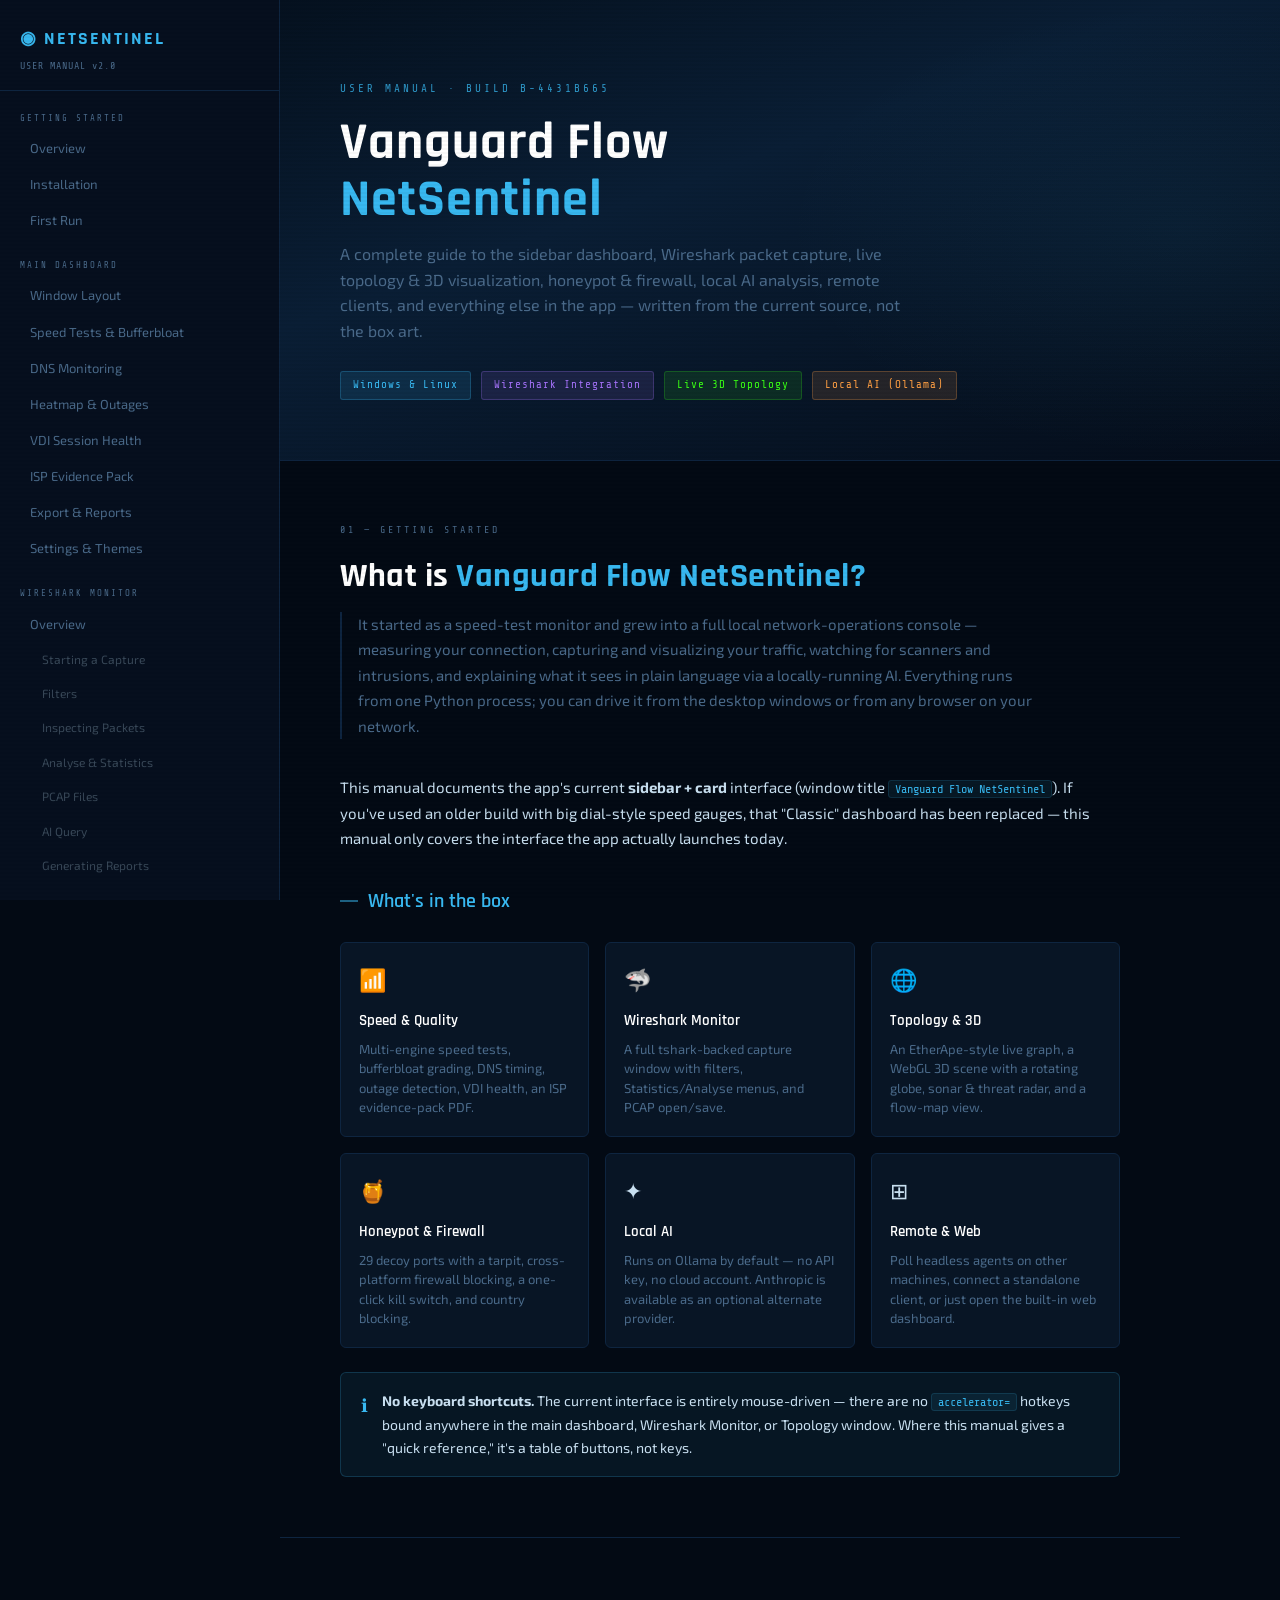
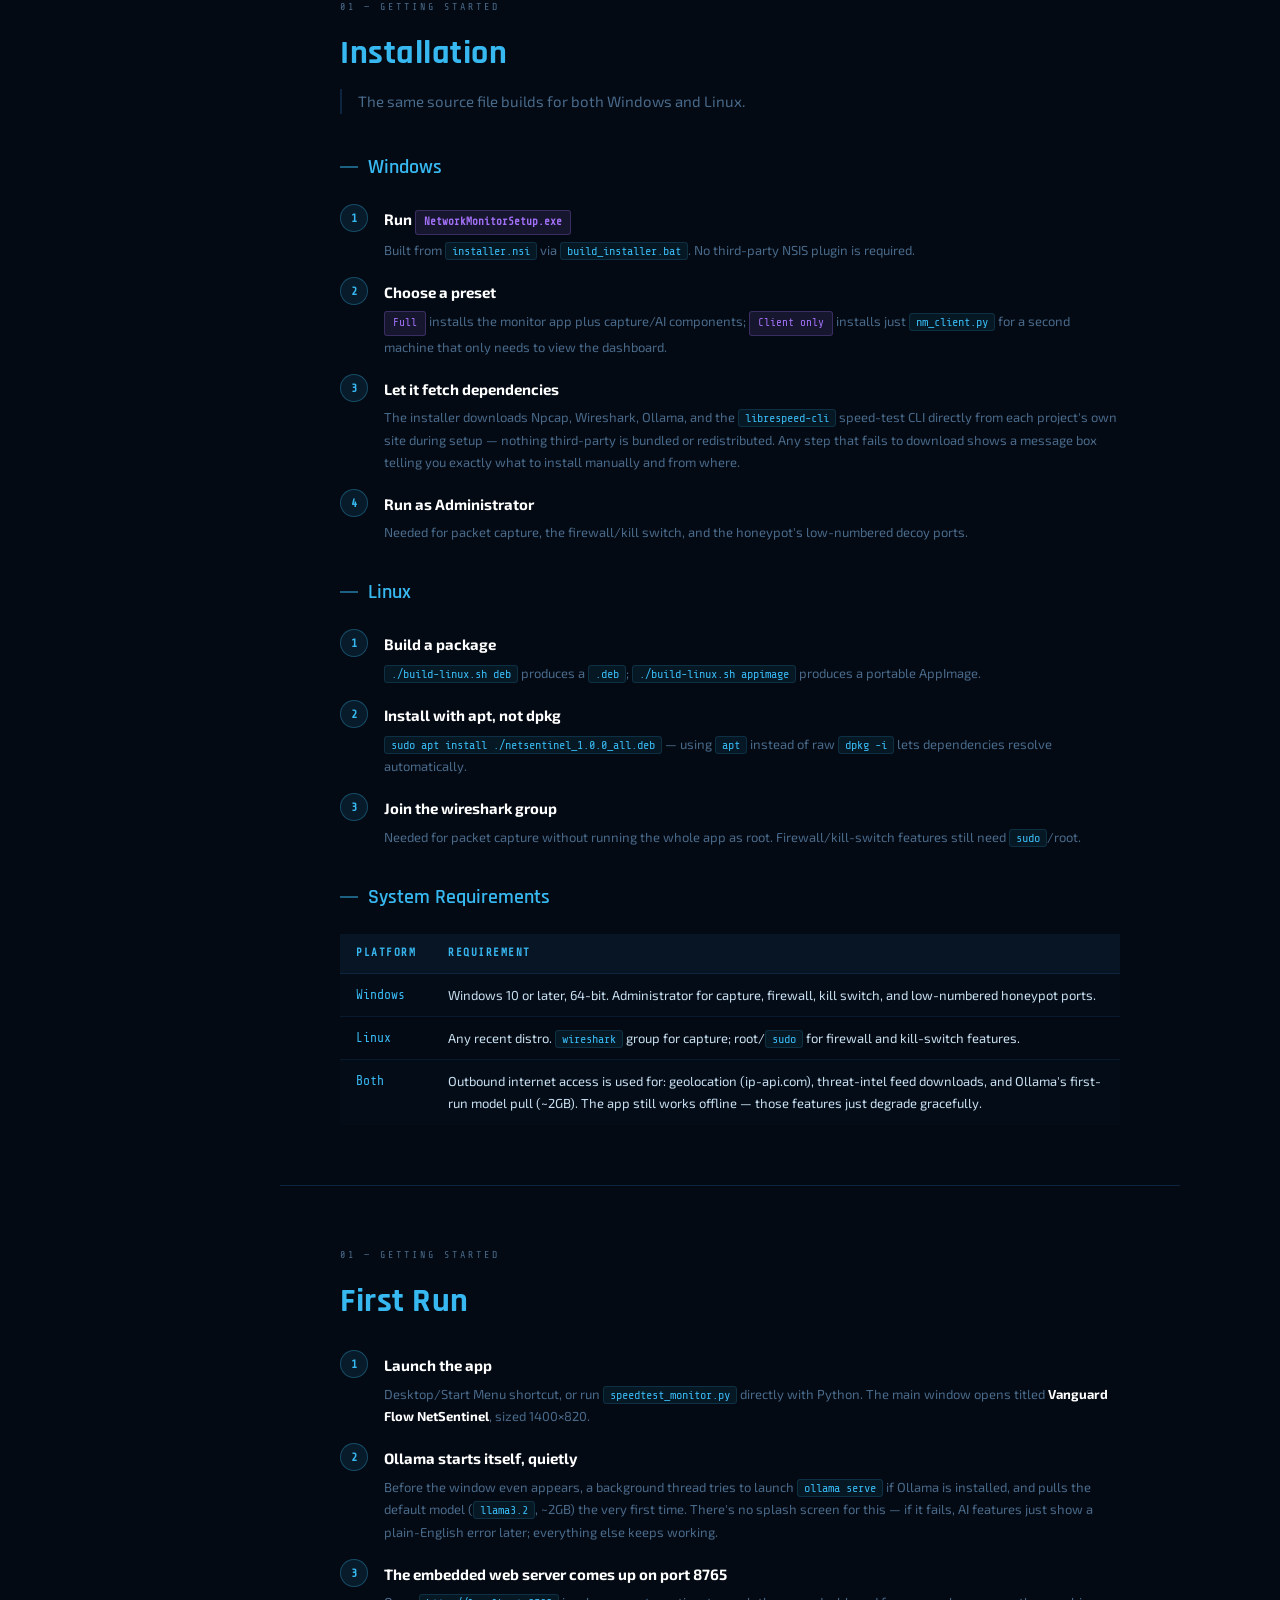
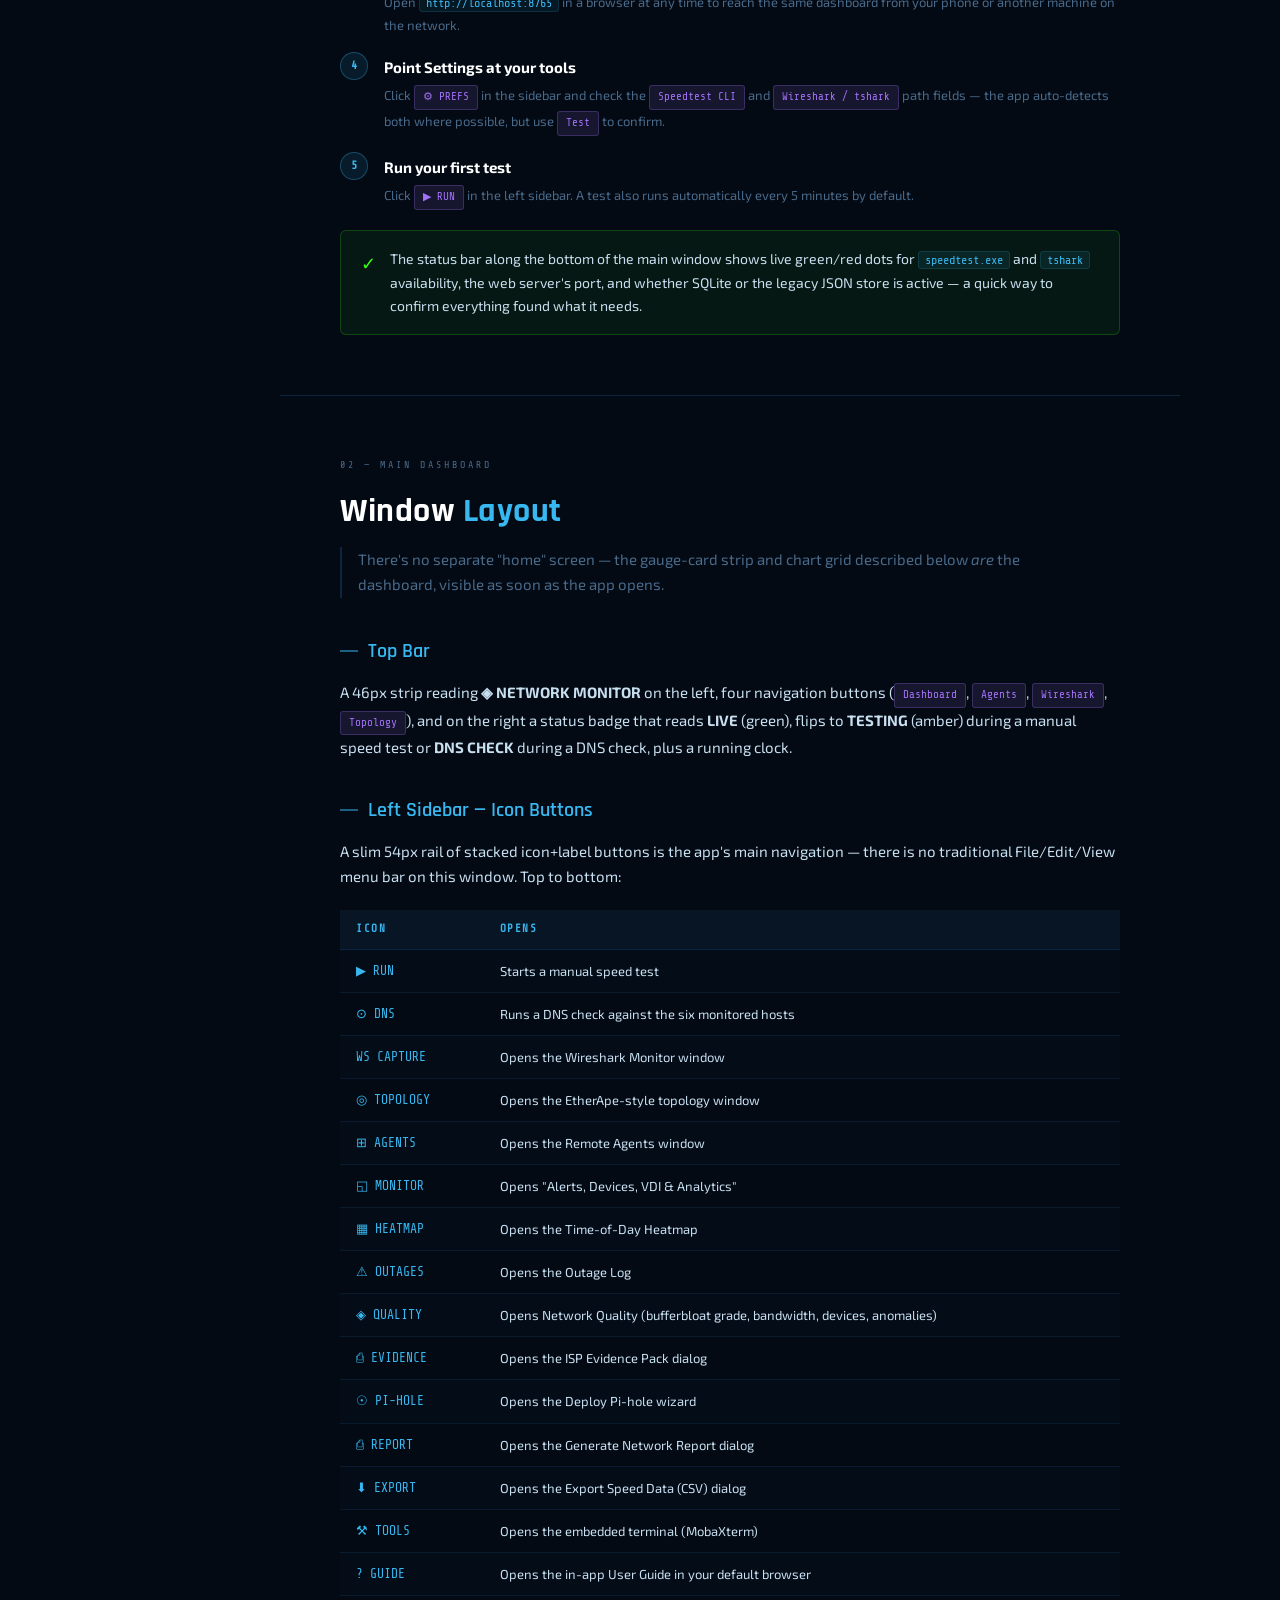
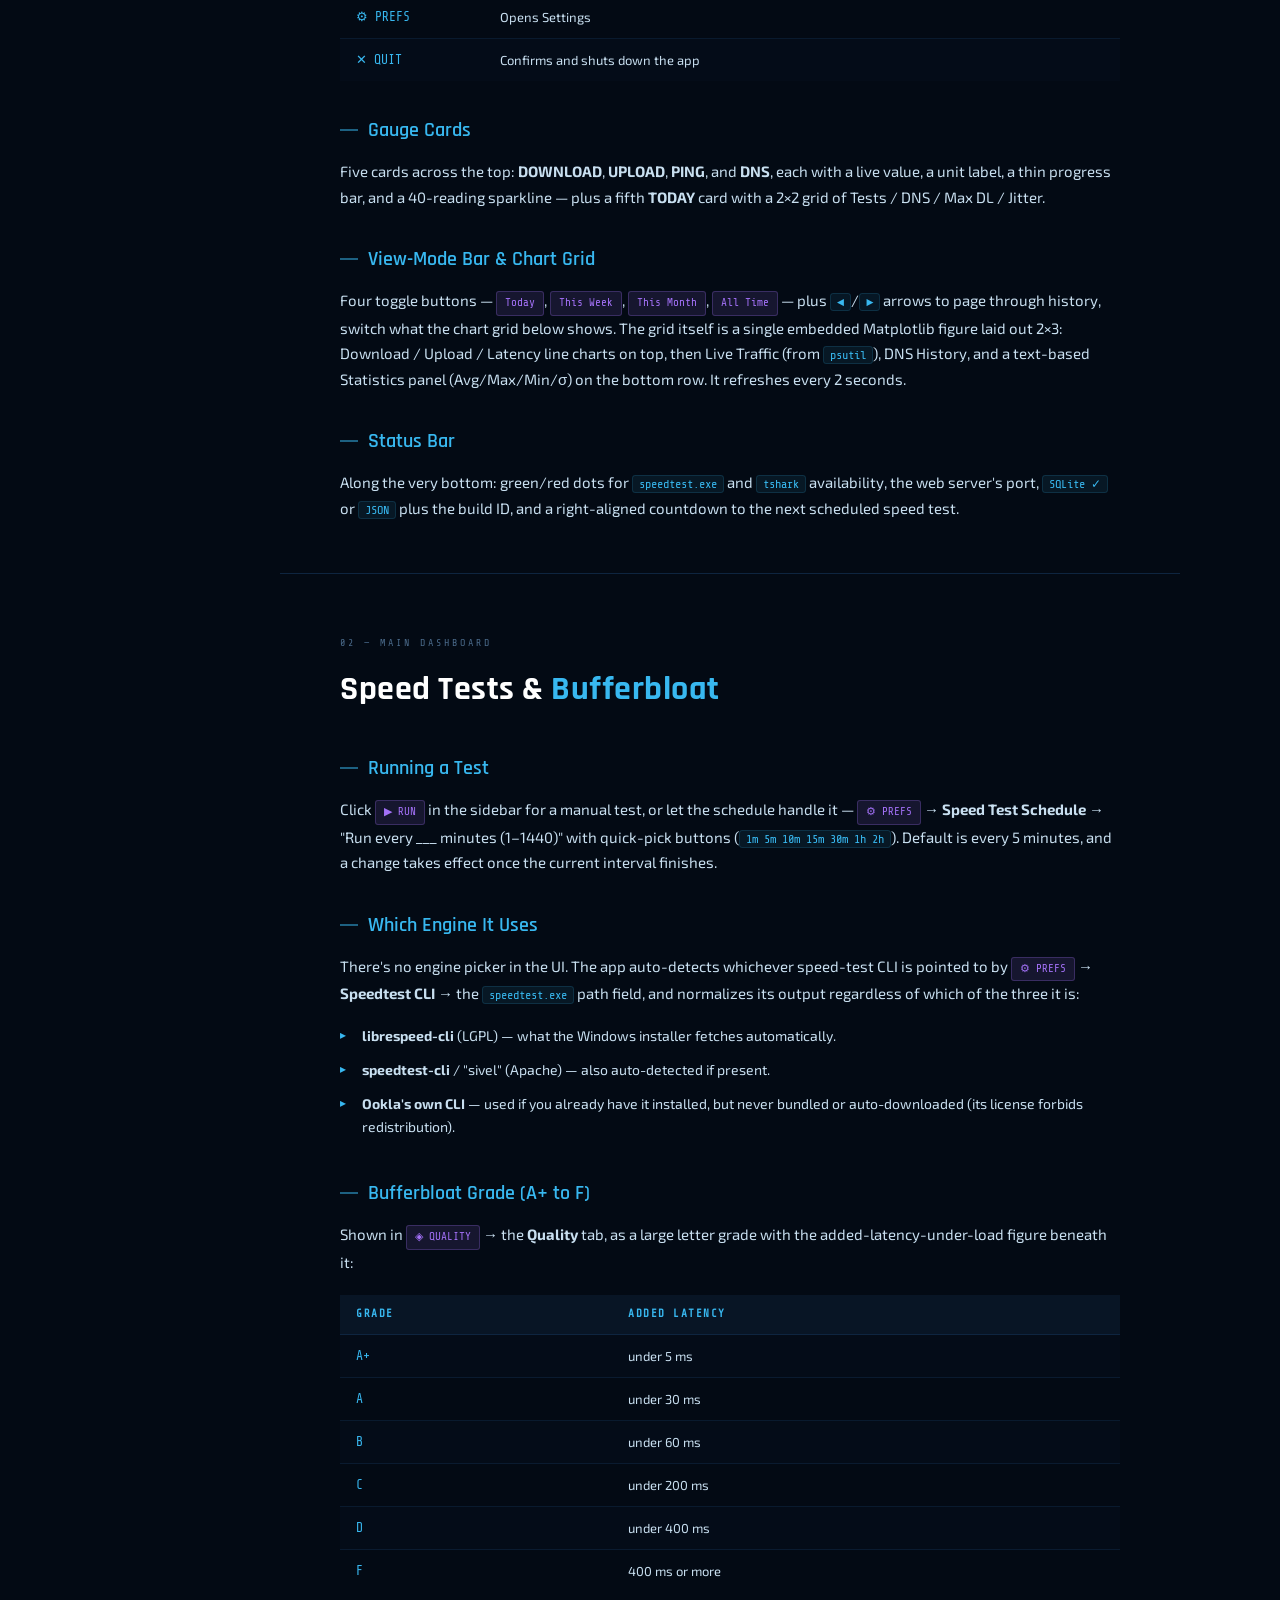
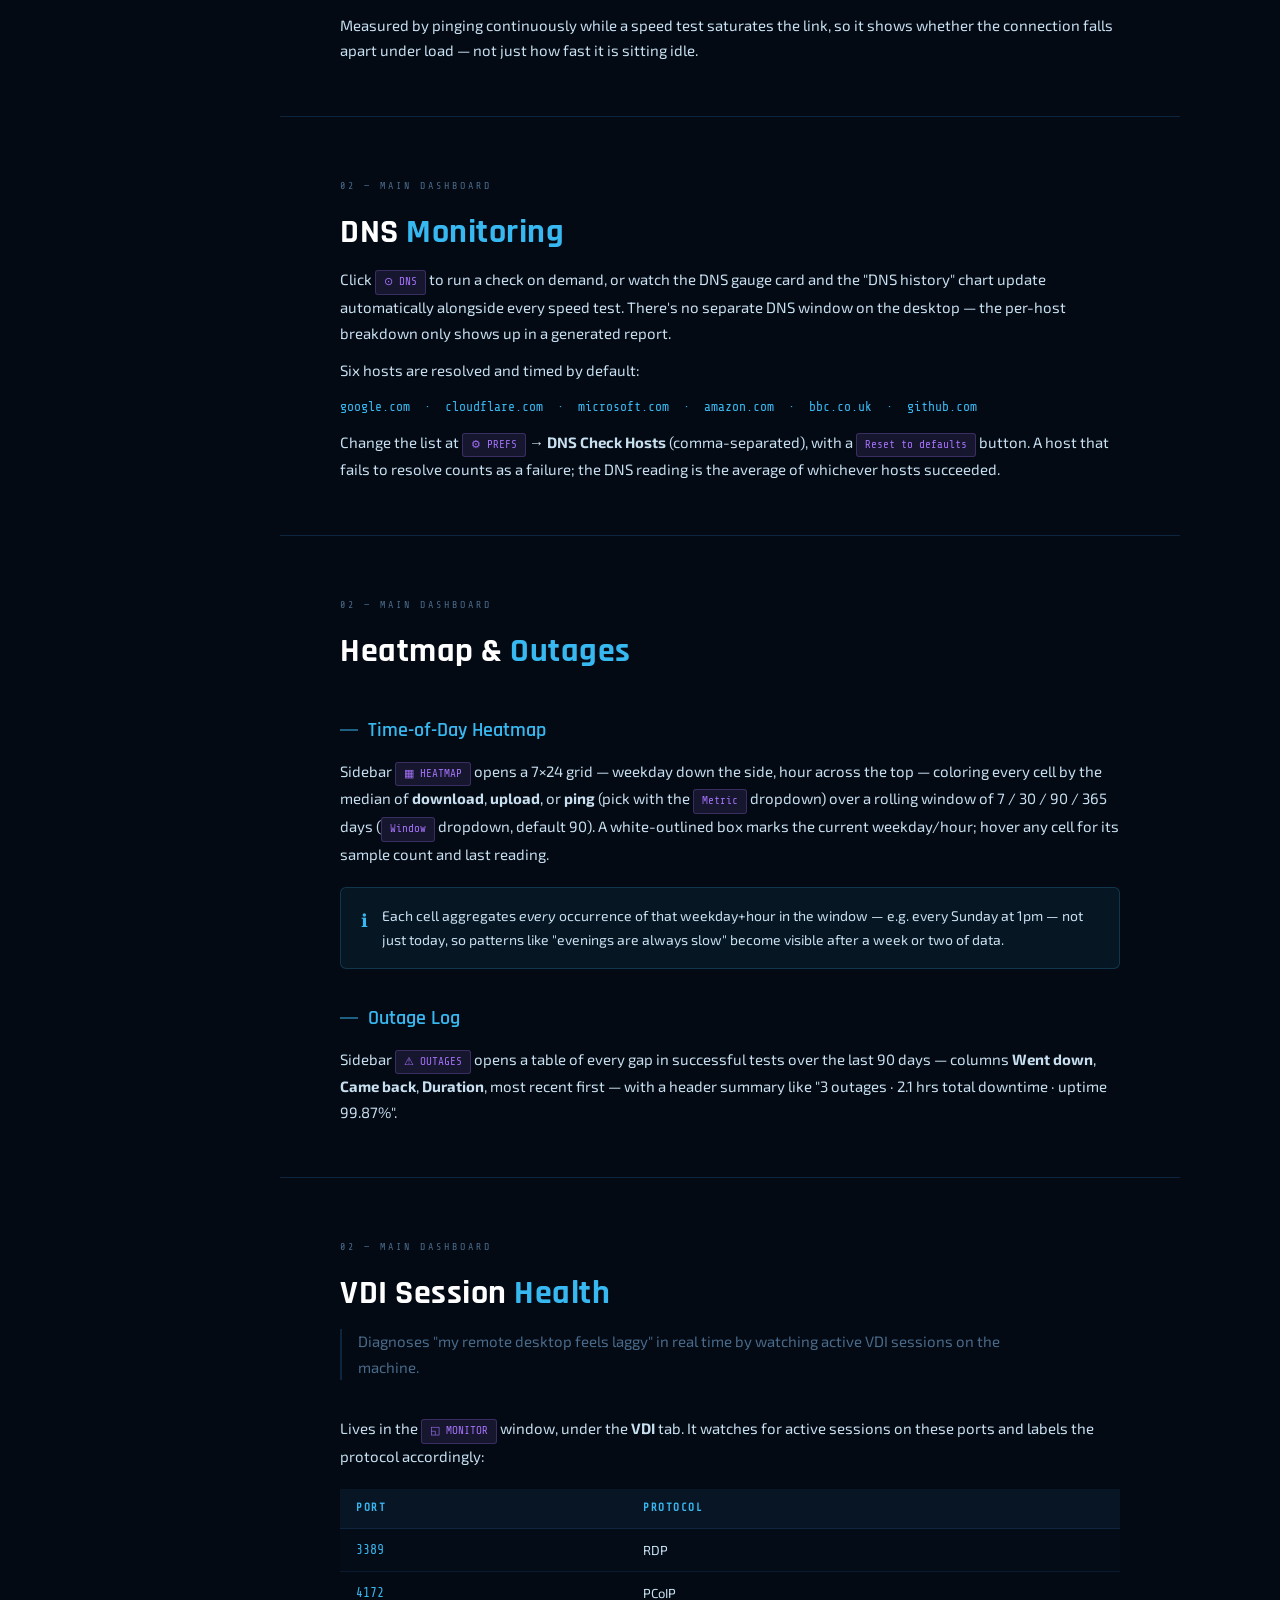
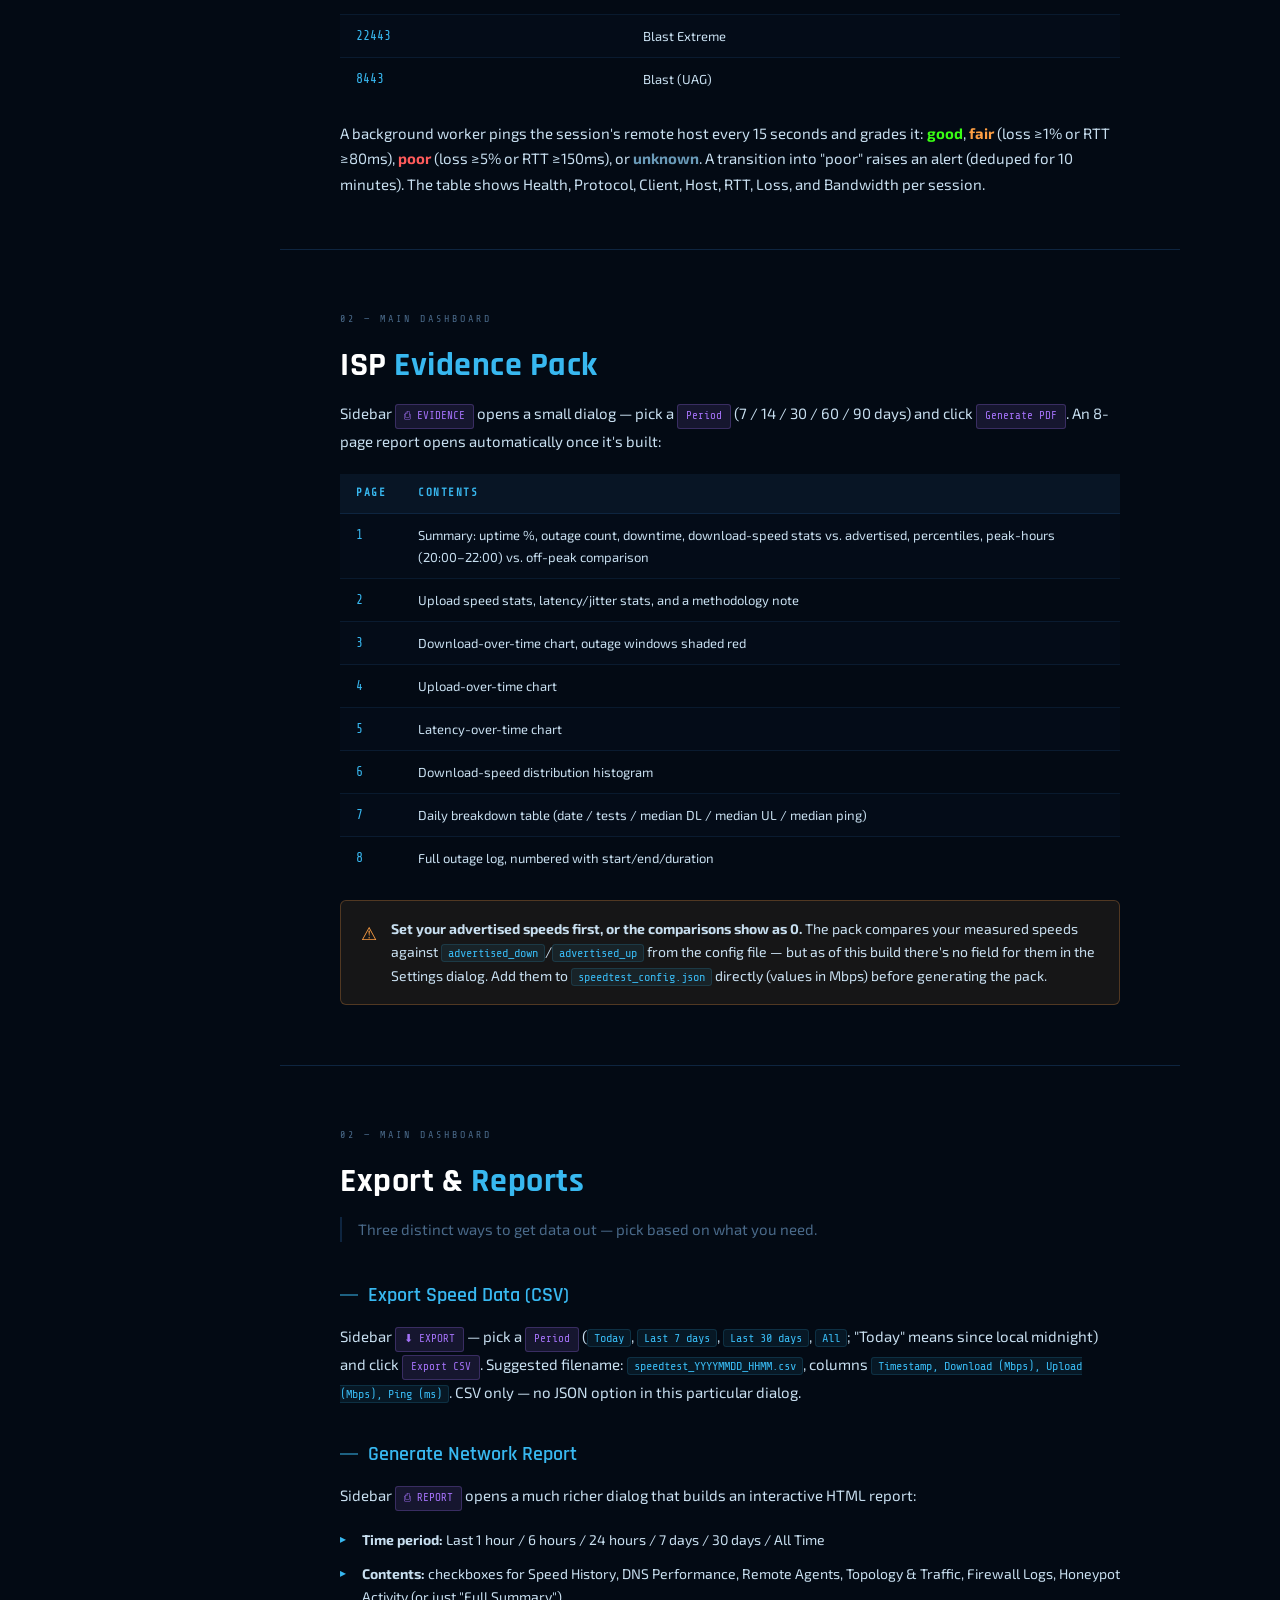
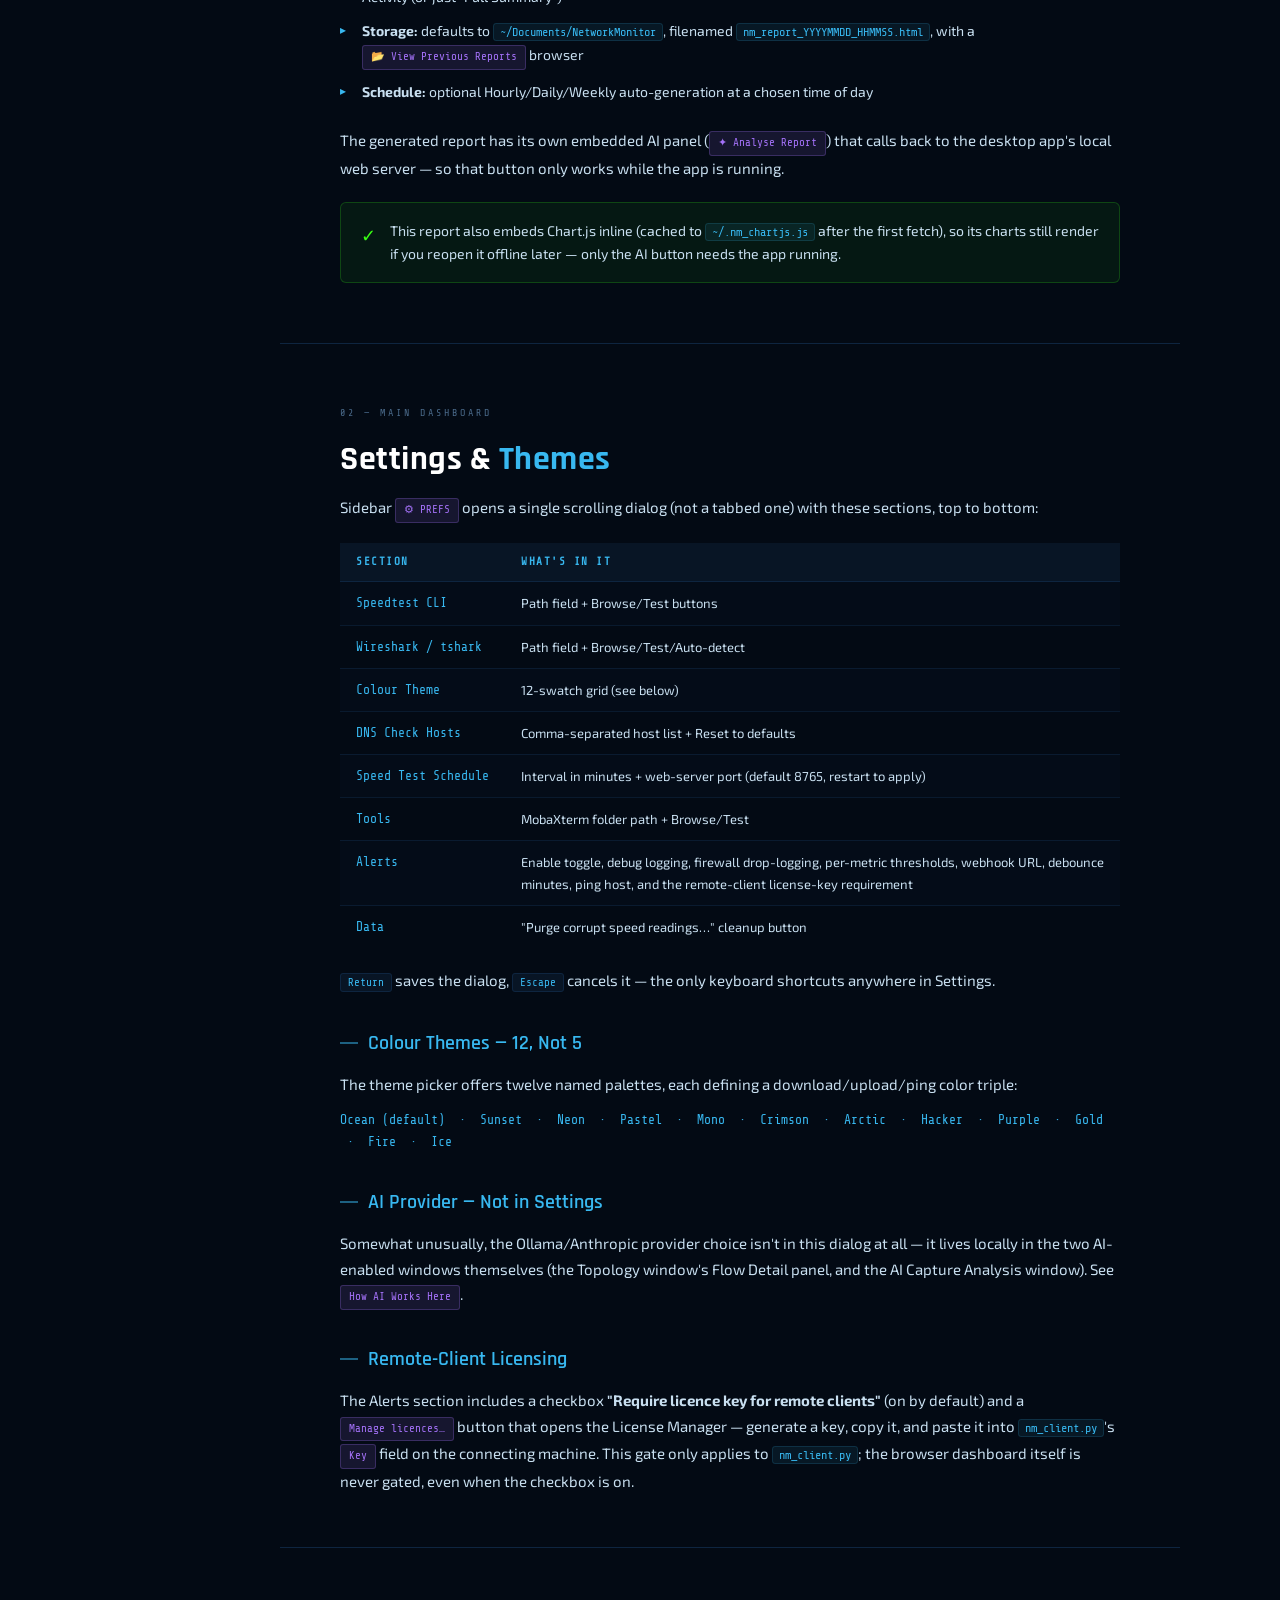
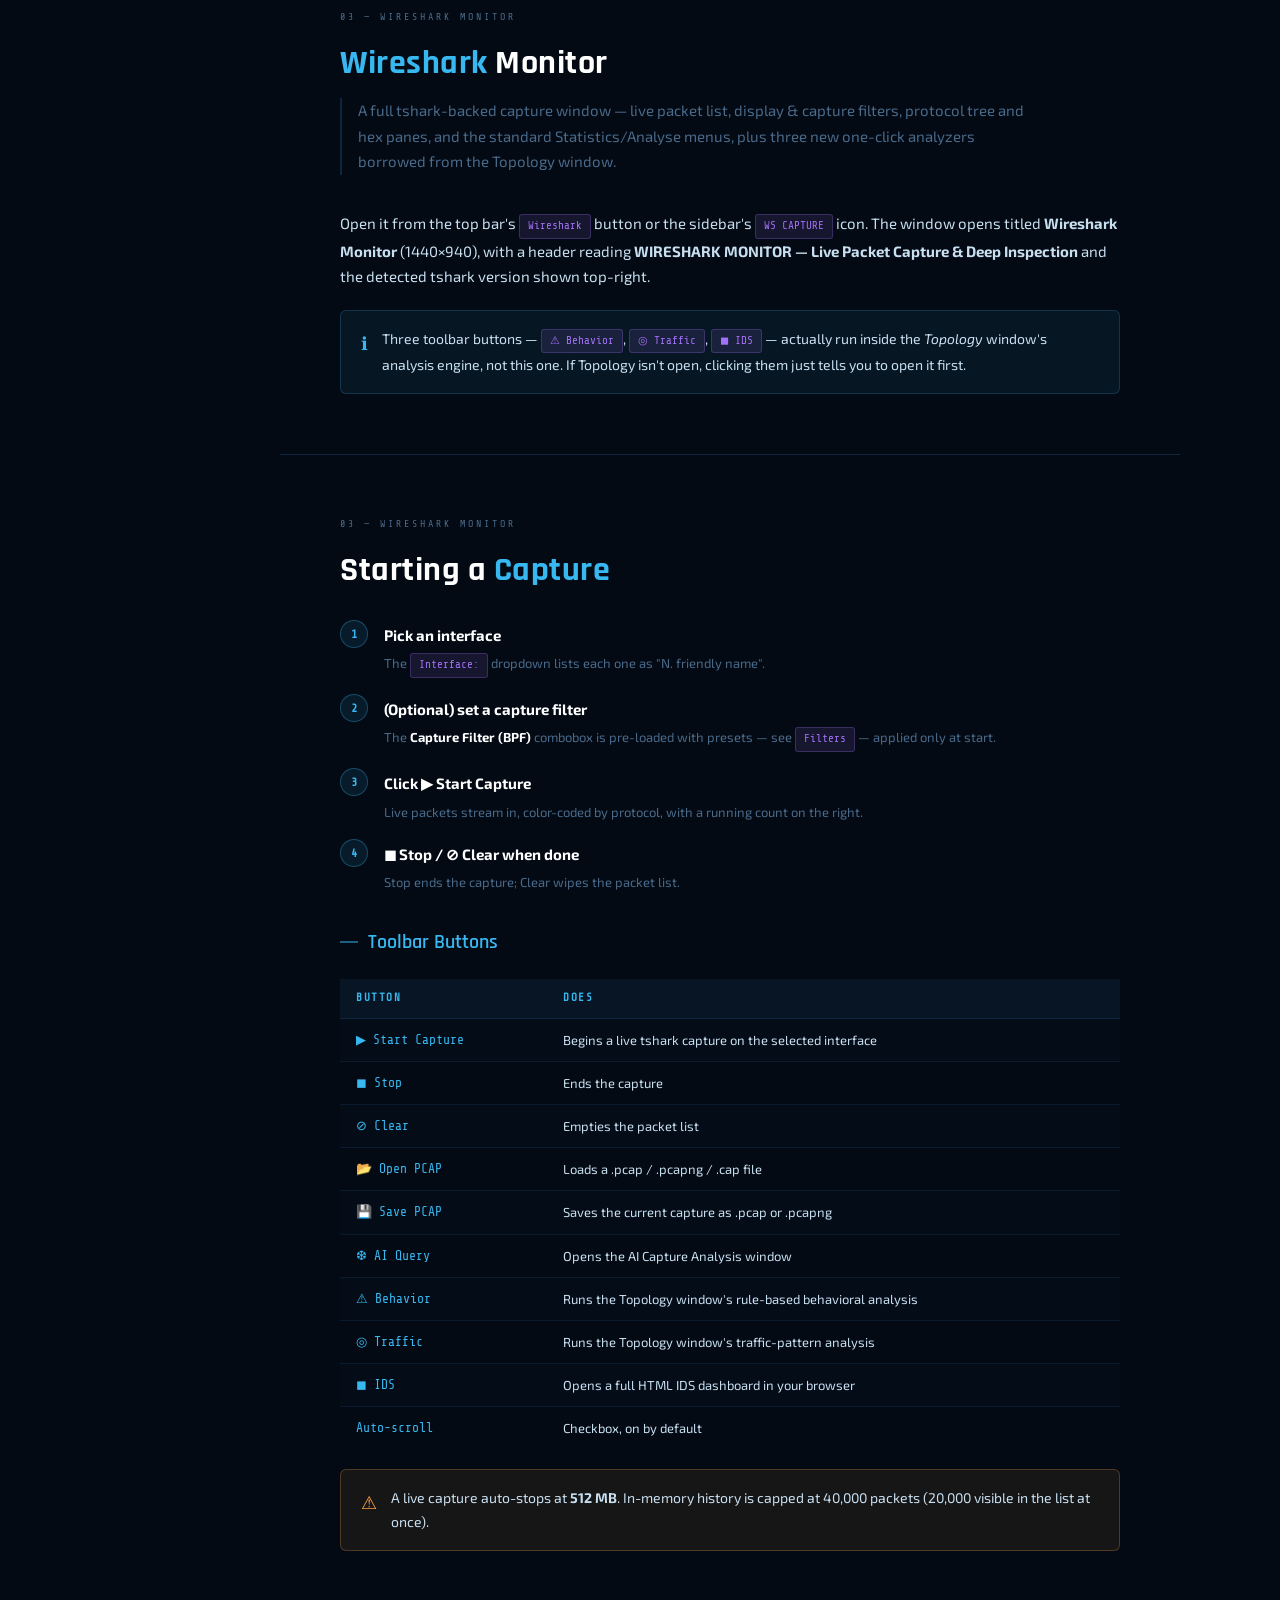
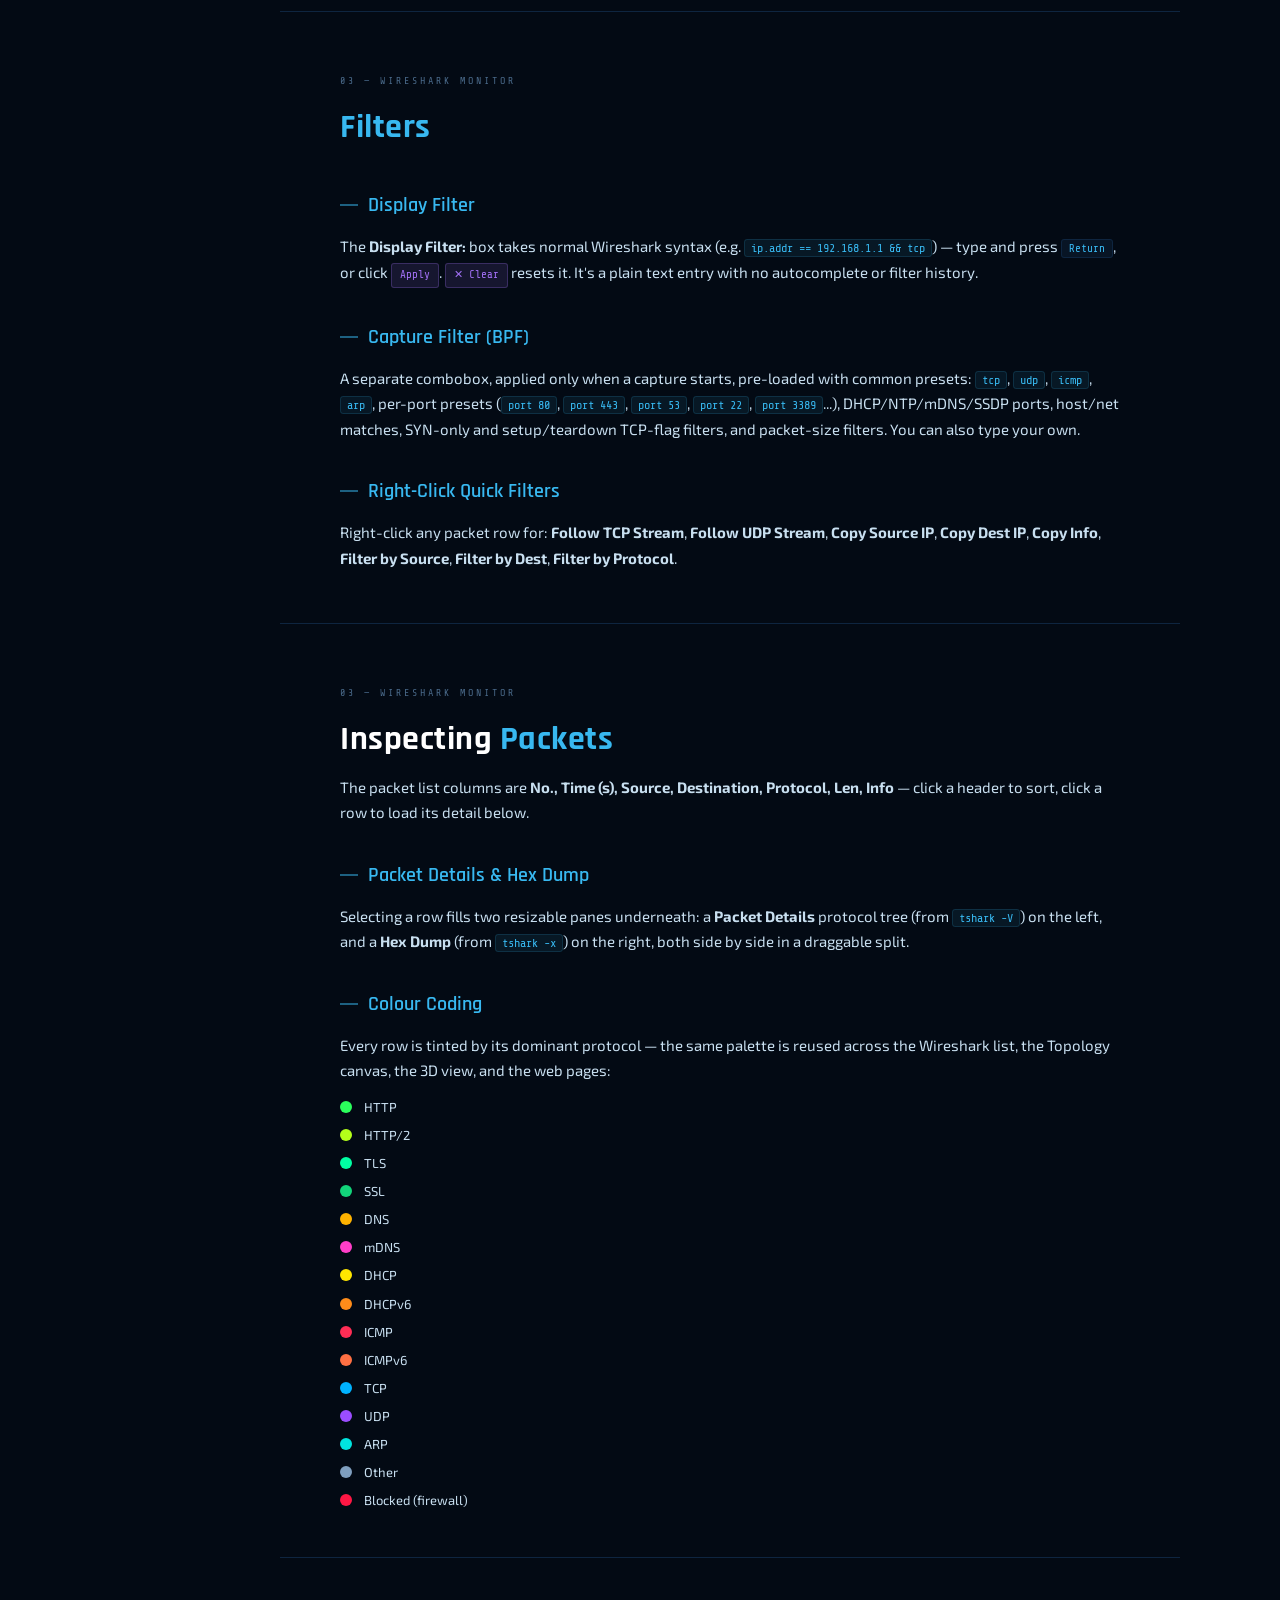
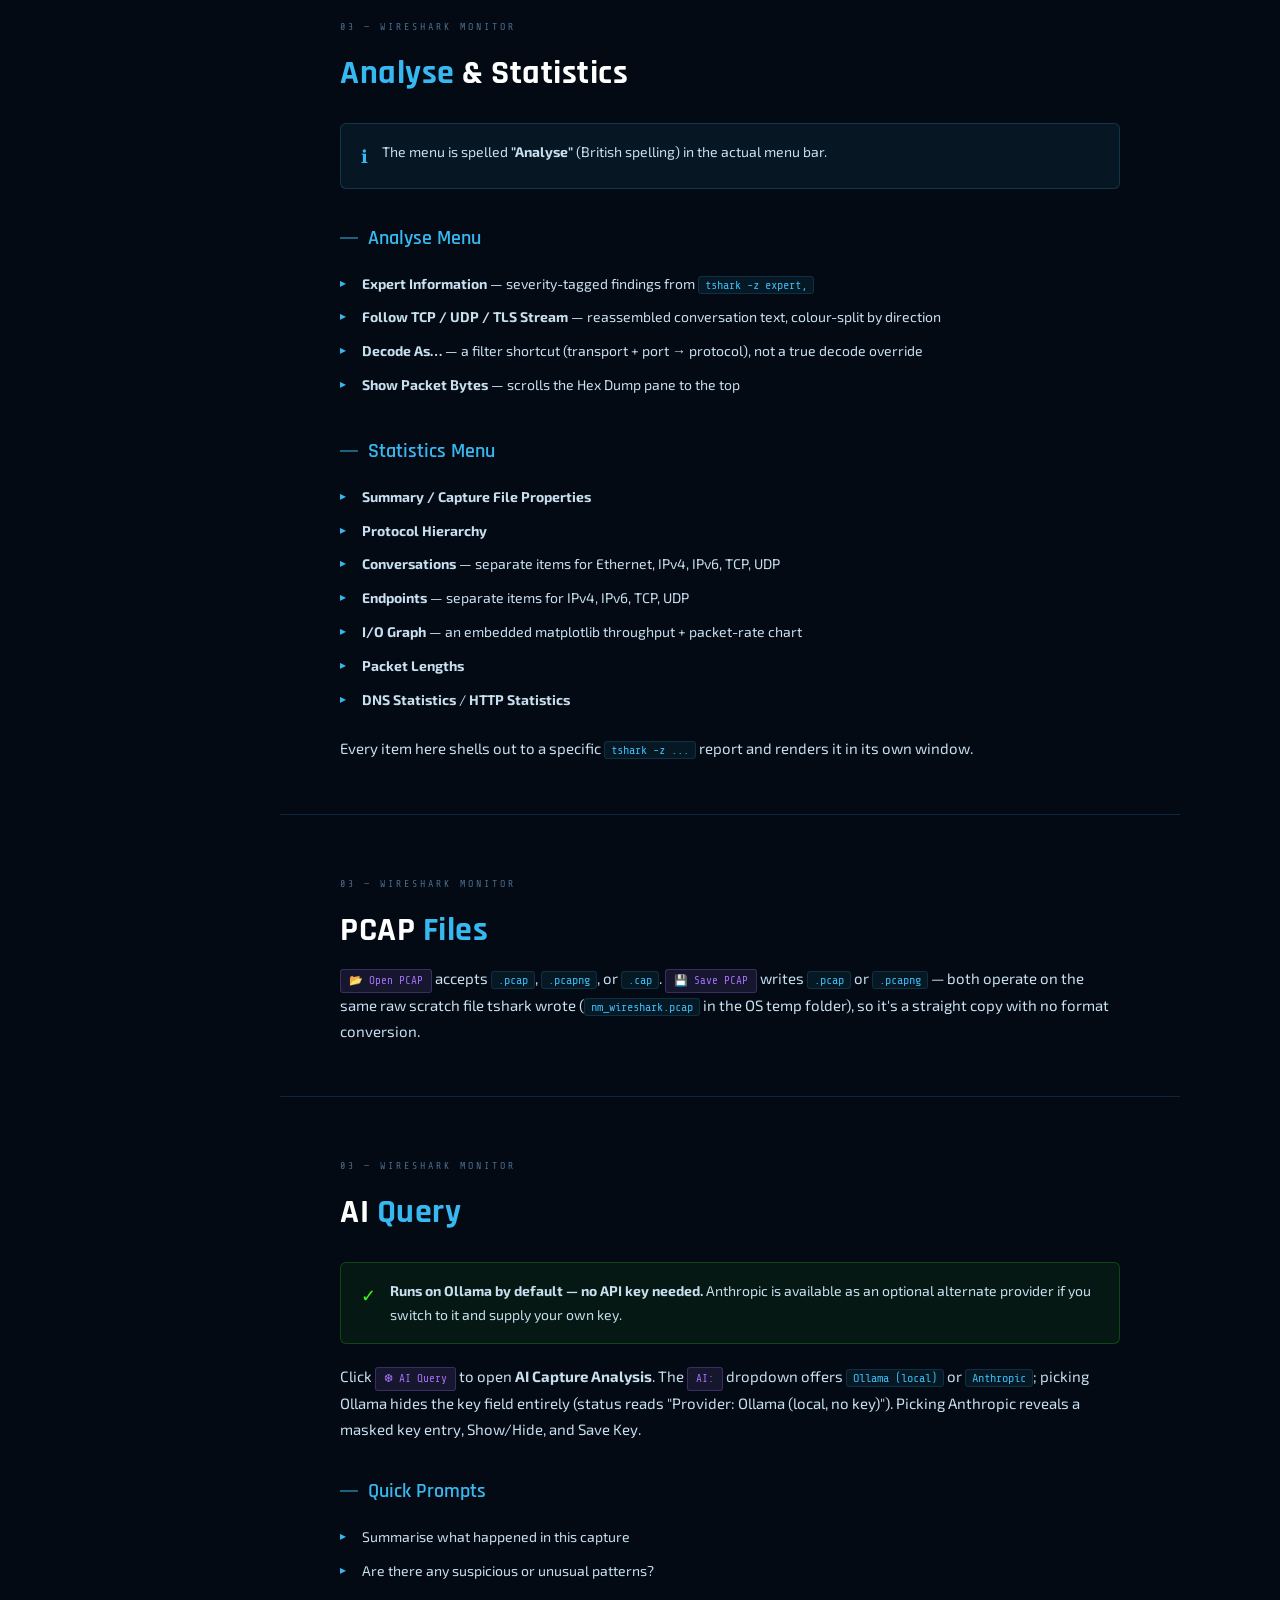
<file: Network Monitor — User Manual.html>
<!DOCTYPE html>
<html lang="en"><head><meta http-equiv="Content-Type" content="text/html; charset=UTF-8">

<meta name="viewport" content="width=device-width, initial-scale=1.0">
<title>Vanguard Flow NetSentinel — User Manual</title>
<style>
  @import url('https://fonts.googleapis.com/css2?family=Share+Tech+Mono&family=Rajdhani:wght@300;400;500;600;700&family=Exo+2:ital,wght@0,200;0,400;0,600;0,800;1,300&display=swap');

  :root {
    --bg:        #030a14;
    --bg2:       #060f1e;
    --panel:     #081525;
    --border:    #0e2540;
    --acc1:      #38b8f0;
    --acc2:      #a371f7;
    --acc3:      #39ff14;
    --acc4:      #ff9f43;
    --acc5:      #ff6b6b;
    --text:      #c8dff0;
    --muted:     #4a6a8a;
    --mono:      'Share Tech Mono', monospace;
    --head:      'Rajdhani', sans-serif;
    --body:      'Exo 2', sans-serif;
  }

  * { box-sizing: border-box; margin: 0; padding: 0; }

  html { scroll-behavior: smooth; }

  body {
    background: var(--bg);
    color: var(--text);
    font-family: var(--body);
    font-size: 15px;
    line-height: 1.7;
    overflow-x: hidden;
  }

  /* ── Scanline overlay ── */
  body::before {
    content: '';
    position: fixed;
    inset: 0;
    background: repeating-linear-gradient(
      0deg,
      transparent,
      transparent 2px,
      rgba(0,0,0,0.03) 2px,
      rgba(0,0,0,0.03) 4px
    );
    pointer-events: none;
    z-index: 9999;
  }

  /* ── Sidebar nav ── */
  .sidebar {
    position: fixed;
    top: 0; left: 0; bottom: 0;
    width: 280px;
    background: var(--bg2);
    border-right: 1px solid var(--border);
    overflow-y: auto;
    z-index: 100;
    padding: 0 0 40px;
  }

  .sidebar::-webkit-scrollbar { width: 4px; }
  .sidebar::-webkit-scrollbar-track { background: var(--bg); }
  .sidebar::-webkit-scrollbar-thumb { background: var(--border); border-radius: 2px; }

  .nav-logo {
    padding: 24px 20px 16px;
    border-bottom: 1px solid var(--border);
    margin-bottom: 8px;
  }
  .nav-logo h1 {
    font-family: var(--head);
    font-size: 18px;
    font-weight: 700;
    color: var(--acc1);
    letter-spacing: 2px;
    text-transform: uppercase;
  }
  .nav-logo span {
    font-family: var(--mono);
    font-size: 10px;
    color: var(--muted);
    display: block;
    margin-top: 2px;
    letter-spacing: 1px;
  }

  .nav-section {
    padding: 8px 20px 4px;
    font-family: var(--mono);
    font-size: 9px;
    letter-spacing: 2px;
    color: var(--muted);
    text-transform: uppercase;
    margin-top: 12px;
  }

  .nav-item {
    display: block;
    padding: 7px 20px 7px 28px;
    color: var(--muted);
    text-decoration: none;
    font-family: var(--body);
    font-size: 13px;
    font-weight: 400;
    transition: all 0.15s;
    border-left: 2px solid transparent;
    position: relative;
  }
  .nav-item:hover {
    color: var(--acc1);
    background: rgba(56,184,240,0.05);
    border-left-color: var(--acc1);
  }
  .nav-item.sub {
    padding-left: 40px;
    font-size: 12px;
    color: #384858;
  }
  .nav-item.sub:hover { color: var(--acc1); }

  /* ── Main content ── */
  .content {
    margin-left: 280px;
    min-height: 100vh;
  }

  /* ── Hero ── */
  .hero {
    background: linear-gradient(160deg, #05111f 0%, #0a1e35 40%, #050d1a 100%);
    border-bottom: 1px solid var(--border);
    padding: 80px 60px 60px;
    position: relative;
    overflow: hidden;
  }
  .hero::after {
    content: '';
    position: absolute;
    top: 0; right: 0; bottom: 0;
    width: 50%;
    background: radial-gradient(ellipse at 80% 50%, rgba(56,184,240,0.06) 0%, transparent 70%);
    pointer-events: none;
  }
  .hero-tag {
    font-family: var(--mono);
    font-size: 11px;
    letter-spacing: 3px;
    color: var(--acc1);
    text-transform: uppercase;
    margin-bottom: 16px;
    opacity: 0.8;
  }
  .hero h1 {
    font-family: var(--head);
    font-size: 52px;
    font-weight: 700;
    color: white;
    line-height: 1.1;
    margin-bottom: 12px;
    letter-spacing: 1px;
  }
  .hero h1 span { color: var(--acc1); }
  .hero p {
    font-size: 16px;
    color: var(--muted);
    max-width: 560px;
    line-height: 1.6;
    margin-bottom: 28px;
  }
  .hero-badges { display: flex; gap: 10px; flex-wrap: wrap; }
  .badge {
    font-family: var(--mono);
    font-size: 11px;
    padding: 4px 12px;
    border-radius: 3px;
    letter-spacing: 1px;
  }
  .badge-blue  { background: rgba(56,184,240,0.12); color: var(--acc1); border: 1px solid rgba(56,184,240,0.25); }
  .badge-purp  { background: rgba(163,113,247,0.12); color: var(--acc2); border: 1px solid rgba(163,113,247,0.25); }
  .badge-green { background: rgba(57,255,20,0.10); color: var(--acc3); border: 1px solid rgba(57,255,20,0.20); }
  .badge-amber { background: rgba(255,159,67,0.12); color: var(--acc4); border: 1px solid rgba(255,159,67,0.25); }

  /* ── Page sections ── */
  .section {
    padding: 60px 60px 40px;
    border-bottom: 1px solid var(--border);
    max-width: 900px;
  }
  .section:last-child { border-bottom: none; }

  .section-label {
    font-family: var(--mono);
    font-size: 10px;
    letter-spacing: 3px;
    color: var(--muted);
    text-transform: uppercase;
    margin-bottom: 10px;
  }

  h2 {
    font-family: var(--head);
    font-size: 34px;
    font-weight: 700;
    color: white;
    margin-bottom: 6px;
    letter-spacing: 0.5px;
  }
  h2 .accent { color: var(--acc1); }

  .section-intro {
    color: var(--muted);
    font-size: 15px;
    margin-bottom: 36px;
    max-width: 700px;
    border-left: 2px solid var(--border);
    padding-left: 16px;
  }

  h3 {
    font-family: var(--head);
    font-size: 20px;
    font-weight: 600;
    color: var(--acc1);
    margin: 32px 0 12px;
    display: flex;
    align-items: center;
    gap: 10px;
  }
  h3::before {
    content: '';
    display: inline-block;
    width: 18px;
    height: 2px;
    background: var(--acc1);
    opacity: 0.5;
  }

  h4 {
    font-family: var(--head);
    font-size: 15px;
    font-weight: 600;
    color: var(--acc2);
    margin: 20px 0 8px;
    letter-spacing: 0.5px;
    text-transform: uppercase;
  }

  p { margin-bottom: 12px; color: var(--text); }

  /* ── Feature grid ── */
  .feature-grid {
    display: grid;
    grid-template-columns: repeat(auto-fill, minmax(240px, 1fr));
    gap: 16px;
    margin: 24px 0;
  }

  .feature-card {
    background: var(--panel);
    border: 1px solid var(--border);
    border-radius: 6px;
    padding: 18px;
    transition: border-color 0.2s;
  }
  .feature-card:hover { border-color: var(--acc1); }
  .feature-card .icon {
    font-size: 22px;
    margin-bottom: 10px;
    display: block;
  }
  .feature-card strong {
    display: block;
    font-family: var(--head);
    font-size: 15px;
    font-weight: 600;
    color: white;
    margin-bottom: 6px;
  }
  .feature-card p {
    font-size: 13px;
    color: var(--muted);
    margin: 0;
    line-height: 1.5;
  }

  /* ── Info boxes ── */
  .info-box {
    border-radius: 6px;
    padding: 16px 20px;
    margin: 20px 0;
    font-size: 14px;
    display: flex;
    gap: 14px;
    align-items: flex-start;
  }
  .info-box .icon { font-size: 18px; flex-shrink: 0; margin-top: 1px; }
  .info-box.tip   { background: rgba(57,255,20,0.06); border: 1px solid rgba(57,255,20,0.2); }
  .info-box.warn  { background: rgba(255,159,67,0.08); border: 1px solid rgba(255,159,67,0.25); }
  .info-box.note  { background: rgba(56,184,240,0.07); border: 1px solid rgba(56,184,240,0.2); }
  .info-box.danger{ background: rgba(255,107,107,0.08); border: 1px solid rgba(255,107,107,0.25); }
  .info-box.tip   .icon { color: var(--acc3); }
  .info-box.warn  .icon { color: var(--acc4); }
  .info-box.note  .icon { color: var(--acc1); }
  .info-box.danger .icon{ color: var(--acc5); }
  .info-box p { margin: 0; }

  /* ── Steps ── */
  .steps { margin: 20px 0; counter-reset: step; }
  .step {
    display: flex;
    gap: 16px;
    margin-bottom: 16px;
    align-items: flex-start;
  }
  .step-num {
    flex-shrink: 0;
    width: 28px; height: 28px;
    background: rgba(56,184,240,0.1);
    border: 1px solid rgba(56,184,240,0.3);
    border-radius: 50%;
    display: flex; align-items: center; justify-content: center;
    font-family: var(--mono);
    font-size: 12px;
    color: var(--acc1);
    font-weight: bold;
  }
  .step-body { flex: 1; padding-top: 3px; }
  .step-body strong { color: white; }
  .step-body p { margin: 4px 0 0; font-size: 13px; color: var(--muted); }

  /* ── Key reference table ── */
  .ref-table {
    width: 100%;
    border-collapse: collapse;
    margin: 20px 0;
    font-size: 13px;
  }
  .ref-table th {
    background: var(--panel);
    color: var(--acc1);
    font-family: var(--mono);
    font-size: 11px;
    letter-spacing: 1.5px;
    text-transform: uppercase;
    padding: 10px 16px;
    text-align: left;
    border-bottom: 1px solid var(--border);
  }
  .ref-table td {
    padding: 10px 16px;
    border-bottom: 1px solid rgba(14,37,64,0.6);
    vertical-align: top;
  }
  .ref-table tr:last-child td { border-bottom: none; }
  .ref-table tr:nth-child(even) td { background: rgba(6,15,30,0.4); }
  .ref-table .ctrl {
    font-family: var(--mono);
    color: var(--acc1);
    white-space: nowrap;
  }
  .ref-table .desc { color: var(--text); }
  .ref-table .note-cell { color: var(--muted); font-size: 12px; }

  /* ── Kbd ── */
  kbd {
    font-family: var(--mono);
    font-size: 11px;
    background: var(--panel);
    border: 1px solid var(--border);
    border-radius: 3px;
    padding: 2px 7px;
    color: var(--acc1);
    white-space: nowrap;
  }

  /* ── Inline code ── */
  code {
    font-family: var(--mono);
    font-size: 12px;
    background: rgba(56,184,240,0.08);
    border: 1px solid rgba(56,184,240,0.15);
    border-radius: 3px;
    padding: 1px 6px;
    color: var(--acc1);
  }

  /* ── UI element callout ── */
  .ui-el {
    display: inline-block;
    font-family: var(--mono);
    font-size: 11px;
    padding: 2px 8px;
    border-radius: 3px;
    background: rgba(163,113,247,0.12);
    border: 1px solid rgba(163,113,247,0.25);
    color: var(--acc2);
    white-space: nowrap;
  }

  /* ── Divider ── */
  .divider {
    border: none;
    border-top: 1px solid var(--border);
    margin: 32px 0;
  }

  /* ── Bullet list ── */
  ul.feature-list {
    list-style: none;
    margin: 12px 0 20px;
    padding: 0;
  }
  ul.feature-list li {
    padding: 5px 0 5px 22px;
    position: relative;
    font-size: 14px;
    color: var(--text);
  }
  ul.feature-list li::before {
    content: '▸';
    position: absolute;
    left: 0;
    color: var(--acc1);
    font-size: 12px;
  }

  /* ── Screenshot placeholder ── */
  .screen-placeholder {
    background: var(--panel);
    border: 1px dashed var(--border);
    border-radius: 6px;
    padding: 24px;
    text-align: center;
    margin: 20px 0;
    color: var(--muted);
    font-family: var(--mono);
    font-size: 12px;
  }

  /* ── Colour legend ── */
  .colour-row {
    display: flex;
    align-items: center;
    gap: 12px;
    margin: 6px 0;
    font-size: 13px;
  }
  .colour-dot {
    width: 12px; height: 12px;
    border-radius: 50%;
    flex-shrink: 0;
  }

  /* ── TOC quick-links ── */
  .quick-links {
    display: flex;
    flex-wrap: wrap;
    gap: 8px;
    margin: 20px 0;
  }
  .quick-link {
    font-family: var(--mono);
    font-size: 11px;
    padding: 5px 12px;
    background: var(--panel);
    border: 1px solid var(--border);
    border-radius: 3px;
    color: var(--muted);
    text-decoration: none;
    transition: all 0.15s;
    letter-spacing: 0.5px;
  }
  .quick-link:hover {
    color: var(--acc1);
    border-color: var(--acc1);
    background: rgba(56,184,240,0.05);
  }

  /* ── Version tag ── */
  .version-tag {
    font-family: var(--mono);
    font-size: 10px;
    color: var(--muted);
    border: 1px solid var(--border);
    padding: 2px 8px;
    border-radius: 10px;
    margin-left: 12px;
    vertical-align: middle;
  }

  @media (max-width: 768px) {
    .sidebar { display: none; }
    .content { margin-left: 0; }
    .hero, .section { padding: 40px 24px; }
    .hero h1 { font-size: 34px; }
  }

  @media print {
    /* ── Reset all dark theme colours to print-safe light values ── */
    :root {
      --bg:     #ffffff;
      --bg2:    #ffffff;
      --panel:  #f5f5f5;
      --border: #cccccc;
      --acc1:   #0066aa;
      --acc2:   #6030a0;
      --acc3:   #1a7a1a;
      --acc4:   #c06010;
      --acc5:   #cc2222;
      --text:   #111111;
      --muted:  #444444;
      --mono:   'Courier New', monospace;
    }

    * {
      color: #111111 !important;
      background: #ffffff !important;
      border-color: #cccccc !important;
      box-shadow: none !important;
      text-shadow: none !important;
    }

    /* Hide sidebar and scanline overlay */
    .sidebar, body::before { display: none !important; }
    .content { margin-left: 0 !important; }

    /* Hero */
    .hero {
      background: #1a1a2e !important;
      color: white !important;
      padding: 24px 32px !important;
      border-radius: 0 !important;
      page-break-after: avoid;
    }
    .hero h1, .hero p, .hero-tag { color: white !important; }
    .hero h1 span { color: #88ccee !important; }
    .badge {
      border: 1px solid #666 !important;
      color: #222 !important;
      background: #eee !important;
      padding: 2px 8px !important;
    }

    /* Sections */
    .section {
      padding: 20px 32px !important;
      border-bottom: 1px solid #ddd !important;
      page-break-inside: avoid;
      max-width: none !important;
    }

    /* Headings */
    h2 { color: #1a1a4a !important; font-size: 22px !important; }
    h2 .accent { color: #0066aa !important; }
    h3 { color: #0055aa !important; font-size: 16px !important; }
    h3::before { background: #0055aa !important; }
    h4 { color: #6030a0 !important; }

    .section-label { color: #888888 !important; }
    .section-intro {
      color: #444444 !important;
      border-left: 2px solid #aaaaaa !important;
    }

    /* Tables */
    .ref-table th {
      background: #1a1a4a !important;
      color: white !important;
    }
    .ref-table td { color: #111111 !important; }
    .ref-table tr:nth-child(even) td { background: #f0f0f0 !important; }
    .ctrl { color: #0055aa !important; font-family: 'Courier New', monospace !important; }
    .desc { color: #111111 !important; }

    /* Feature cards */
    .feature-card {
      background: #f8f8f8 !important;
      border: 1px solid #cccccc !important;
      page-break-inside: avoid;
    }
    .feature-card strong { color: #111111 !important; }
    .feature-card p { color: #444444 !important; }

    /* Info boxes */
    .info-box { page-break-inside: avoid; }
    .info-box.tip   { background: #f0fff0 !important; border-color: #66aa66 !important; }
    .info-box.warn  { background: #fff8f0 !important; border-color: #cc8833 !important; }
    .info-box.note  { background: #f0f8ff !important; border-color: #3388cc !important; }
    .info-box.danger{ background: #fff0f0 !important; border-color: #cc4444 !important; }
    .info-box .icon { color: #333333 !important; }
    .info-box p     { color: #111111 !important; }

    /* Steps */
    .step-num {
      background: #e8eeff !important;
      border-color: #3355aa !important;
      color: #3355aa !important;
    }
    .step-body strong { color: #111111 !important; }
    .step-body p      { color: #444444 !important; }

    /* Bullets */
    ul.feature-list li { color: #111111 !important; }
    ul.feature-list li::before { color: #0055aa !important; }

    /* Colour dots — keep them */
    .colour-dot { print-color-adjust: exact; -webkit-print-color-adjust: exact; }
    .colour-row { color: #111111 !important; }

    /* Code / kbd / ui-el */
    code {
      background: #f0f0f0 !important;
      border-color: #cccccc !important;
      color: #0055aa !important;
    }
    kbd {
      background: #f0f0f0 !important;
      border-color: #cccccc !important;
      color: #0055aa !important;
    }
    .ui-el {
      background: #f0e8ff !important;
      border-color: #9966cc !important;
      color: #6030a0 !important;
    }

    /* Divider */
    .divider { border-color: #cccccc !important; }

    /* Nav logo area (hidden) */
    .nav-logo, .nav-section, .nav-item { display: none !important; }

    /* Page breaks */
    h2 { page-break-before: always; }
    .hero + .section h2 { page-break-before: avoid; }
    .feature-grid { page-break-inside: avoid; }
    .steps { page-break-inside: avoid; }
    .ref-table { page-break-inside: avoid; }

    /* Footer */
    .content > div:last-child { color: #888888 !important; }

    @page {
      margin: 1.5cm 2cm;
      size: A4;
    }
  }
</style>
</head>
<body>

<!-- ── Sidebar ── -->
<nav class="sidebar">
  <div class="nav-logo">
    <h1>◉ NetSentinel</h1>
    <span>USER MANUAL v2.0</span>
  </div>

  <div class="nav-section">Getting Started</div>
  <a class="nav-item" href="#overview">Overview</a>
  <a class="nav-item" href="#installation">Installation</a>
  <a class="nav-item" href="#first-run">First Run</a>

  <div class="nav-section">Main Dashboard</div>
  <a class="nav-item" href="#dashboard">Window Layout</a>
  <a class="nav-item" href="#speed-test">Speed Tests &amp; Bufferbloat</a>
  <a class="nav-item" href="#dns-monitor">DNS Monitoring</a>
  <a class="nav-item" href="#heatmap-outages">Heatmap &amp; Outages</a>
  <a class="nav-item" href="#vdi">VDI Session Health</a>
  <a class="nav-item" href="#evidence">ISP Evidence Pack</a>
  <a class="nav-item" href="#export-report">Export &amp; Reports</a>
  <a class="nav-item" href="#settings">Settings &amp; Themes</a>

  <div class="nav-section">Wireshark Monitor</div>
  <a class="nav-item" href="#wireshark">Overview</a>
  <a class="nav-item sub" href="#ws-capture">Starting a Capture</a>
  <a class="nav-item sub" href="#ws-filters">Filters</a>
  <a class="nav-item sub" href="#ws-packets">Inspecting Packets</a>
  <a class="nav-item sub" href="#ws-menus">Analyse &amp; Statistics</a>
  <a class="nav-item sub" href="#ws-pcap">PCAP Files</a>
  <a class="nav-item sub" href="#ws-ai">AI Query</a>
  <a class="nav-item sub" href="#ws-report">Generating Reports</a>

  <div class="nav-section">Topology &amp; Visualization</div>
  <a class="nav-item" href="#etherape">EtherApe Overview</a>
  <a class="nav-item sub" href="#ea-capture">Live Capture</a>
  <a class="nav-item sub" href="#ea-topology">Topology Canvas</a>
  <a class="nav-item sub" href="#ea-flows">Flow Details</a>
  <a class="nav-item sub" href="#ea-replay">PCAP Replay</a>
  <a class="nav-item sub" href="#ea-font">Font &amp; Display</a>
  <a class="nav-item" href="#viz-3d">3D Network View</a>
  <a class="nav-item" href="#viz-radar">Sonar &amp; Threat Radar</a>
  <a class="nav-item" href="#viz-sankey">Flow Map (Sankey)</a>
  <a class="nav-item" href="#viz-talkers">Top Talkers</a>
  <a class="nav-item" href="#viz-devices">Devices &amp; Vendors</a>

  <div class="nav-section">Security &amp; Threats</div>
  <a class="nav-item" href="#honeypot">Honeypot</a>
  <a class="nav-item" href="#firewall">Firewall Management</a>
  <a class="nav-item" href="#killswitch">Kill Switch</a>
  <a class="nav-item" href="#geoblock">Country / Geo Blocking</a>
  <a class="nav-item" href="#threatintel">Threat-Intel Feeds</a>
  <a class="nav-item" href="#mlanomaly">ML Anomaly Detection</a>
  <a class="nav-item" href="#attackdrill">Attack Drill</a>

  <div class="nav-section">AI Analysis</div>
  <a class="nav-item" href="#ai-overview">How AI Works Here</a>
  <a class="nav-item" href="#ai-capture">Capture Analysis</a>
  <a class="nav-item" href="#ai-report">AI Report Builder</a>
  <a class="nav-item" href="#ai-flowwatch">Continuous Flow-Watch</a>
  <a class="nav-item" href="#ai-briefing">Daily Briefing</a>

  <div class="nav-section">Remote &amp; Web Access</div>
  <a class="nav-item" href="#remote-agents">Remote Agents</a>
  <a class="nav-item" href="#remote-client">Standalone Client</a>
  <a class="nav-item" href="#web-dashboard">Web Dashboard &amp; PWA</a>

  <div class="nav-section">Alerting &amp; Reporting</div>
  <a class="nav-item" href="#alerts">Thresholds &amp; Alerts</a>
  <a class="nav-item" href="#notifications">Notifications</a>
  <a class="nav-item" href="#scheduled-reports">Scheduled Reports</a>

  <div class="nav-section">Platform &amp; Tools</div>
  <a class="nav-item" href="#tools-terminal">Embedded Terminal</a>
  <a class="nav-item" href="#pihole">Pi-hole Deployment</a>
  <a class="nav-item" href="#data-storage">Data &amp; Storage</a>

  <div class="nav-section">Reference</div>
  <a class="nav-item" href="#protocols">Protocol Colours</a>
  <a class="nav-item" href="#troubleshooting">Troubleshooting</a>
  <a class="nav-item" href="#shortcuts">Quick Reference</a>
  <a class="nav-item" href="#data-files">Data File Locations</a>
</nav>

<!-- ── Content ── -->
<div class="content">

<!-- Hero -->
<div class="hero">
  <div class="hero-tag">User Manual · Build b-4431b665</div>
  <h1>Vanguard Flow<br><span>NetSentinel</span></h1>
  <p>A complete guide to the sidebar dashboard, Wireshark packet capture, live topology &amp; 3D visualization, honeypot &amp; firewall, local AI analysis, remote clients, and everything else in the app — written from the current source, not the box art.</p>
  <div class="hero-badges">
    <span class="badge badge-blue">Windows &amp; Linux</span>
    <span class="badge badge-purp">Wireshark Integration</span>
    <span class="badge badge-green">Live 3D Topology</span>
    <span class="badge badge-amber">Local AI (Ollama)</span>
  </div>
</div>

<!-- ══════════════ 01 — GETTING STARTED ══════════════ -->

<div id="overview" class="section">
  <div class="section-label">01 — Getting Started</div>
  <h2>What is <span class="accent">Vanguard Flow NetSentinel?</span></h2>
  <div class="section-intro">It started as a speed-test monitor and grew into a full local network-operations console — measuring your connection, capturing and visualizing your traffic, watching for scanners and intrusions, and explaining what it sees in plain language via a locally-running AI. Everything runs from one Python process; you can drive it from the desktop windows or from any browser on your network.</div>

  <p>This manual documents the app's current <strong>sidebar + card</strong> interface (window title <code>Vanguard Flow NetSentinel</code>). If you've used an older build with big dial-style speed gauges, that "Classic" dashboard has been replaced — this manual only covers the interface the app actually launches today.</p>

  <h3>What's in the box</h3>
  <div class="feature-grid">
    <div class="feature-card"><span class="icon">📶</span><strong>Speed &amp; Quality</strong><p>Multi-engine speed tests, bufferbloat grading, DNS timing, outage detection, VDI health, an ISP evidence-pack PDF.</p></div>
    <div class="feature-card"><span class="icon">🦈</span><strong>Wireshark Monitor</strong><p>A full tshark-backed capture window with filters, Statistics/Analyse menus, and PCAP open/save.</p></div>
    <div class="feature-card"><span class="icon">🌐</span><strong>Topology &amp; 3D</strong><p>An EtherApe-style live graph, a WebGL 3D scene with a rotating globe, sonar &amp; threat radar, and a flow-map view.</p></div>
    <div class="feature-card"><span class="icon">🍯</span><strong>Honeypot &amp; Firewall</strong><p>29 decoy ports with a tarpit, cross-platform firewall blocking, a one-click kill switch, and country blocking.</p></div>
    <div class="feature-card"><span class="icon">✦</span><strong>Local AI</strong><p>Runs on Ollama by default — no API key, no cloud account. Anthropic is available as an optional alternate provider.</p></div>
    <div class="feature-card"><span class="icon">⊞</span><strong>Remote &amp; Web</strong><p>Poll headless agents on other machines, connect a standalone client, or just open the built-in web dashboard.</p></div>
  </div>

  <div class="info-box note">
    <span class="icon">ℹ</span>
    <p><strong>No keyboard shortcuts.</strong> The current interface is entirely mouse-driven — there are no <code>accelerator=</code> hotkeys bound anywhere in the main dashboard, Wireshark Monitor, or Topology window. Where this manual gives a "quick reference," it's a table of buttons, not keys.</p>
  </div>
</div>

<div id="installation" class="section">
  <div class="section-label">01 — Getting Started</div>
  <h2><span class="accent">Installation</span></h2>
  <div class="section-intro">The same source file builds for both Windows and Linux.</div>

  <h3>Windows</h3>
  <div class="steps">
    <div class="step"><div class="step-num">1</div><div class="step-body"><strong>Run <span class="ui-el">NetworkMonitorSetup.exe</span></strong><p>Built from <code>installer.nsi</code> via <code>build_installer.bat</code>. No third-party NSIS plugin is required.</p></div></div>
    <div class="step"><div class="step-num">2</div><div class="step-body"><strong>Choose a preset</strong><p><span class="ui-el">Full</span> installs the monitor app plus capture/AI components; <span class="ui-el">Client only</span> installs just <code>nm_client.py</code> for a second machine that only needs to view the dashboard.</p></div></div>
    <div class="step"><div class="step-num">3</div><div class="step-body"><strong>Let it fetch dependencies</strong><p>The installer downloads Npcap, Wireshark, Ollama, and the <code>librespeed-cli</code> speed-test CLI directly from each project's own site during setup — nothing third-party is bundled or redistributed. Any step that fails to download shows a message box telling you exactly what to install manually and from where.</p></div></div>
    <div class="step"><div class="step-num">4</div><div class="step-body"><strong>Run as Administrator</strong><p>Needed for packet capture, the firewall/kill switch, and the honeypot's low-numbered decoy ports.</p></div></div>
  </div>

  <h3>Linux</h3>
  <div class="steps">
    <div class="step"><div class="step-num">1</div><div class="step-body"><strong>Build a package</strong><p><code>./build-linux.sh deb</code> produces a <code>.deb</code>; <code>./build-linux.sh appimage</code> produces a portable AppImage.</p></div></div>
    <div class="step"><div class="step-num">2</div><div class="step-body"><strong>Install with apt, not dpkg</strong><p><code>sudo apt install ./netsentinel_1.0.0_all.deb</code> — using <code>apt</code> instead of raw <code>dpkg -i</code> lets dependencies resolve automatically.</p></div></div>
    <div class="step"><div class="step-num">3</div><div class="step-body"><strong>Join the wireshark group</strong><p>Needed for packet capture without running the whole app as root. Firewall/kill-switch features still need <code>sudo</code>/root.</p></div></div>
  </div>

  <h3>System Requirements</h3>
  <table class="ref-table">
    <tbody><tr><th>Platform</th><th>Requirement</th></tr>
    <tr><td class="ctrl">Windows</td><td class="desc">Windows 10 or later, 64-bit. Administrator for capture, firewall, kill switch, and low-numbered honeypot ports.</td></tr>
    <tr><td class="ctrl">Linux</td><td class="desc">Any recent distro. <code>wireshark</code> group for capture; root/<code>sudo</code> for firewall and kill-switch features.</td></tr>
    <tr><td class="ctrl">Both</td><td class="desc">Outbound internet access is used for: geolocation (ip-api.com), threat-intel feed downloads, and Ollama's first-run model pull (~2GB). The app still works offline — those features just degrade gracefully.</td></tr>
    </tbody>
  </table>
</div>

<div id="first-run" class="section">
  <div class="section-label">01 — Getting Started</div>
  <h2><span class="accent">First Run</span></h2>

  <div class="steps">
    <div class="step"><div class="step-num">1</div><div class="step-body"><strong>Launch the app</strong><p>Desktop/Start Menu shortcut, or run <code>speedtest_monitor.py</code> directly with Python. The main window opens titled <strong>Vanguard Flow NetSentinel</strong>, sized 1400×820.</p></div></div>
    <div class="step"><div class="step-num">2</div><div class="step-body"><strong>Ollama starts itself, quietly</strong><p>Before the window even appears, a background thread tries to launch <code>ollama serve</code> if Ollama is installed, and pulls the default model (<code>llama3.2</code>, ~2GB) the very first time. There's no splash screen for this — if it fails, AI features just show a plain-English error later; everything else keeps working.</p></div></div>
    <div class="step"><div class="step-num">3</div><div class="step-body"><strong>The embedded web server comes up on port 8765</strong><p>Open <code>http://localhost:8765</code> in a browser at any time to reach the same dashboard from your phone or another machine on the network.</p></div></div>
    <div class="step"><div class="step-num">4</div><div class="step-body"><strong>Point Settings at your tools</strong><p>Click <span class="ui-el">⚙ PREFS</span> in the sidebar and check the <span class="ui-el">Speedtest CLI</span> and <span class="ui-el">Wireshark / tshark</span> path fields — the app auto-detects both where possible, but use <span class="ui-el">Test</span> to confirm.</p></div></div>
    <div class="step"><div class="step-num">5</div><div class="step-body"><strong>Run your first test</strong><p>Click <span class="ui-el">▶ RUN</span> in the left sidebar. A test also runs automatically every 5 minutes by default.</p></div></div>
  </div>

  <div class="info-box tip">
    <span class="icon">✓</span>
    <p>The status bar along the bottom of the main window shows live green/red dots for <code>speedtest.exe</code> and <code>tshark</code> availability, the web server's port, and whether SQLite or the legacy JSON store is active — a quick way to confirm everything found what it needs.</p>
  </div>
</div>

<!-- ══════════════ 02 — MAIN DASHBOARD ══════════════ -->

<div id="dashboard" class="section">
  <div class="section-label">02 — Main Dashboard</div>
  <h2>Window <span class="accent">Layout</span></h2>
  <div class="section-intro">There's no separate "home" screen — the gauge-card strip and chart grid described below <em>are</em> the dashboard, visible as soon as the app opens.</div>

  <h3>Top Bar</h3>
  <p>A 46px strip reading <strong>◈ NETWORK MONITOR</strong> on the left, four navigation buttons (<span class="ui-el">Dashboard</span>, <span class="ui-el">Agents</span>, <span class="ui-el">Wireshark</span>, <span class="ui-el">Topology</span>), and on the right a status badge that reads <strong>LIVE</strong> (green), flips to <strong>TESTING</strong> (amber) during a manual speed test or <strong>DNS CHECK</strong> during a DNS check, plus a running clock.</p>

  <h3>Left Sidebar — Icon Buttons</h3>
  <p>A slim 54px rail of stacked icon+label buttons is the app's main navigation — there is no traditional File/Edit/View menu bar on this window. Top to bottom:</p>
  <table class="ref-table">
    <tbody><tr><th>Icon</th><th>Opens</th></tr>
    <tr><td class="ctrl">▶ RUN</td><td class="desc">Starts a manual speed test</td></tr>
    <tr><td class="ctrl">⊙ DNS</td><td class="desc">Runs a DNS check against the six monitored hosts</td></tr>
    <tr><td class="ctrl">WS CAPTURE</td><td class="desc">Opens the Wireshark Monitor window</td></tr>
    <tr><td class="ctrl">◎ TOPOLOGY</td><td class="desc">Opens the EtherApe-style topology window</td></tr>
    <tr><td class="ctrl">⊞ AGENTS</td><td class="desc">Opens the Remote Agents window</td></tr>
    <tr><td class="ctrl">◱ MONITOR</td><td class="desc">Opens "Alerts, Devices, VDI &amp; Analytics"</td></tr>
    <tr><td class="ctrl">▦ HEATMAP</td><td class="desc">Opens the Time-of-Day Heatmap</td></tr>
    <tr><td class="ctrl">⚠ OUTAGES</td><td class="desc">Opens the Outage Log</td></tr>
    <tr><td class="ctrl">◈ QUALITY</td><td class="desc">Opens Network Quality (bufferbloat grade, bandwidth, devices, anomalies)</td></tr>
    <tr><td class="ctrl">⎙ EVIDENCE</td><td class="desc">Opens the ISP Evidence Pack dialog</td></tr>
    <tr><td class="ctrl">☉ PI-HOLE</td><td class="desc">Opens the Deploy Pi-hole wizard</td></tr>
    <tr><td class="ctrl">⎙ REPORT</td><td class="desc">Opens the Generate Network Report dialog</td></tr>
    <tr><td class="ctrl">⬇ EXPORT</td><td class="desc">Opens the Export Speed Data (CSV) dialog</td></tr>
    <tr><td class="ctrl">⚒ TOOLS</td><td class="desc">Opens the embedded terminal (MobaXterm)</td></tr>
    <tr><td class="ctrl">? GUIDE</td><td class="desc">Opens the in-app User Guide in your default browser</td></tr>
    <tr><td class="ctrl">⚙ PREFS</td><td class="desc">Opens Settings</td></tr>
    <tr><td class="ctrl">✕ QUIT</td><td class="desc">Confirms and shuts down the app</td></tr>
    </tbody>
  </table>

  <h3>Gauge Cards</h3>
  <p>Five cards across the top: <strong>DOWNLOAD</strong>, <strong>UPLOAD</strong>, <strong>PING</strong>, and <strong>DNS</strong>, each with a live value, a unit label, a thin progress bar, and a 40-reading sparkline — plus a fifth <strong>TODAY</strong> card with a 2×2 grid of Tests / DNS / Max&nbsp;DL / Jitter.</p>

  <h3>View-Mode Bar &amp; Chart Grid</h3>
  <p>Four toggle buttons — <span class="ui-el">Today</span>, <span class="ui-el">This Week</span>, <span class="ui-el">This Month</span>, <span class="ui-el">All Time</span> — plus <code>◄</code>/<code>►</code> arrows to page through history, switch what the chart grid below shows. The grid itself is a single embedded Matplotlib figure laid out 2×3: Download / Upload / Latency line charts on top, then Live Traffic (from <code>psutil</code>), DNS History, and a text-based Statistics panel (Avg/Max/Min/σ) on the bottom row. It refreshes every 2 seconds.</p>

  <h3>Status Bar</h3>
  <p>Along the very bottom: green/red dots for <code>speedtest.exe</code> and <code>tshark</code> availability, the web server's port, <code>SQLite ✓</code> or <code>JSON</code> plus the build ID, and a right-aligned countdown to the next scheduled speed test.</p>
</div>

<div id="speed-test" class="section">
  <div class="section-label">02 — Main Dashboard</div>
  <h2>Speed Tests &amp; <span class="accent">Bufferbloat</span></h2>

  <h3>Running a Test</h3>
  <p>Click <span class="ui-el">▶ RUN</span> in the sidebar for a manual test, or let the schedule handle it — <span class="ui-el">⚙ PREFS</span> → <strong>Speed Test Schedule</strong> → "Run every ___ minutes (1–1440)" with quick-pick buttons (<code>1m 5m 10m 15m 30m 1h 2h</code>). Default is every 5 minutes, and a change takes effect once the current interval finishes.</p>

  <h3>Which Engine It Uses</h3>
  <p>There's no engine picker in the UI. The app auto-detects whichever speed-test CLI is pointed to by <span class="ui-el">⚙ PREFS</span> → <strong>Speedtest CLI</strong> → the <code>speedtest.exe</code> path field, and normalizes its output regardless of which of the three it is:</p>
  <ul class="feature-list">
    <li><strong>librespeed-cli</strong> (LGPL) — what the Windows installer fetches automatically.</li>
    <li><strong>speedtest-cli</strong> / "sivel" (Apache) — also auto-detected if present.</li>
    <li><strong>Ookla's own CLI</strong> — used if you already have it installed, but never bundled or auto-downloaded (its license forbids redistribution).</li>
  </ul>

  <h3>Bufferbloat Grade (A+ to F)</h3>
  <p>Shown in <span class="ui-el">◈ QUALITY</span> → the <strong>Quality</strong> tab, as a large letter grade with the added-latency-under-load figure beneath it:</p>
  <table class="ref-table">
    <tbody><tr><th>Grade</th><th>Added latency</th></tr>
    <tr><td class="ctrl">A+</td><td class="desc">under 5 ms</td></tr>
    <tr><td class="ctrl">A</td><td class="desc">under 30 ms</td></tr>
    <tr><td class="ctrl">B</td><td class="desc">under 60 ms</td></tr>
    <tr><td class="ctrl">C</td><td class="desc">under 200 ms</td></tr>
    <tr><td class="ctrl">D</td><td class="desc">under 400 ms</td></tr>
    <tr><td class="ctrl">F</td><td class="desc">400 ms or more</td></tr>
    </tbody>
  </table>
  <p>Measured by pinging continuously while a speed test saturates the link, so it shows whether the connection falls apart under load — not just how fast it is sitting idle.</p>
</div>

<div id="dns-monitor" class="section">
  <div class="section-label">02 — Main Dashboard</div>
  <h2>DNS <span class="accent">Monitoring</span></h2>
  <p>Click <span class="ui-el">⊙ DNS</span> to run a check on demand, or watch the DNS gauge card and the "DNS history" chart update automatically alongside every speed test. There's no separate DNS window on the desktop — the per-host breakdown only shows up in a generated report.</p>

  <p>Six hosts are resolved and timed by default:</p>
  <p style="font-family:var(--mono); color:var(--acc1); font-size:13px;">google.com &nbsp;·&nbsp; cloudflare.com &nbsp;·&nbsp; microsoft.com &nbsp;·&nbsp; amazon.com &nbsp;·&nbsp; bbc.co.uk &nbsp;·&nbsp; github.com</p>
  <p>Change the list at <span class="ui-el">⚙ PREFS</span> → <strong>DNS Check Hosts</strong> (comma-separated), with a <span class="ui-el">Reset to defaults</span> button. A host that fails to resolve counts as a failure; the DNS reading is the average of whichever hosts succeeded.</p>
</div>

<div id="heatmap-outages" class="section">
  <div class="section-label">02 — Main Dashboard</div>
  <h2>Heatmap &amp; <span class="accent">Outages</span></h2>

  <h3>Time-of-Day Heatmap</h3>
  <p>Sidebar <span class="ui-el">▦ HEATMAP</span> opens a 7×24 grid — weekday down the side, hour across the top — coloring every cell by the median of <strong>download</strong>, <strong>upload</strong>, or <strong>ping</strong> (pick with the <span class="ui-el">Metric</span> dropdown) over a rolling window of 7 / 30 / 90 / 365 days (<span class="ui-el">Window</span> dropdown, default 90). A white-outlined box marks the current weekday/hour; hover any cell for its sample count and last reading.</p>
  <div class="info-box note"><span class="icon">ℹ</span><p>Each cell aggregates <em>every</em> occurrence of that weekday+hour in the window — e.g. every Sunday at 1pm — not just today, so patterns like "evenings are always slow" become visible after a week or two of data.</p></div>

  <h3>Outage Log</h3>
  <p>Sidebar <span class="ui-el">⚠ OUTAGES</span> opens a table of every gap in successful tests over the last 90 days — columns <strong>Went down</strong>, <strong>Came back</strong>, <strong>Duration</strong>, most recent first — with a header summary like "3 outages · 2.1 hrs total downtime · uptime 99.87%".</p>
</div>

<div id="vdi" class="section">
  <div class="section-label">02 — Main Dashboard</div>
  <h2>VDI Session <span class="accent">Health</span></h2>
  <div class="section-intro">Diagnoses "my remote desktop feels laggy" in real time by watching active VDI sessions on the machine.</div>

  <p>Lives in the <span class="ui-el">◱ MONITOR</span> window, under the <strong>VDI</strong> tab. It watches for active sessions on these ports and labels the protocol accordingly:</p>
  <table class="ref-table">
    <tbody><tr><th>Port</th><th>Protocol</th></tr>
    <tr><td class="ctrl">3389</td><td class="desc">RDP</td></tr>
    <tr><td class="ctrl">4172</td><td class="desc">PCoIP</td></tr>
    <tr><td class="ctrl">22443</td><td class="desc">Blast Extreme</td></tr>
    <tr><td class="ctrl">8443</td><td class="desc">Blast (UAG)</td></tr>
    </tbody>
  </table>
  <p>A background worker pings the session's remote host every 15 seconds and grades it: <strong style="color:#39ff14">good</strong>, <strong style="color:#ff9f43">fair</strong> (loss ≥1% or RTT ≥80ms), <strong style="color:#ff5b5b">poor</strong> (loss ≥5% or RTT ≥150ms), or <strong style="color:#6a9ab8">unknown</strong>. A transition into "poor" raises an alert (deduped for 10 minutes). The table shows Health, Protocol, Client, Host, RTT, Loss, and Bandwidth per session.</p>
</div>

<div id="evidence" class="section">
  <div class="section-label">02 — Main Dashboard</div>
  <h2>ISP <span class="accent">Evidence Pack</span></h2>
  <p>Sidebar <span class="ui-el">⎙ EVIDENCE</span> opens a small dialog — pick a <span class="ui-el">Period</span> (7 / 14 / 30 / 60 / 90 days) and click <span class="ui-el">Generate PDF</span>. An 8-page report opens automatically once it's built:</p>

  <table class="ref-table">
    <tbody>
    <tr><th>Page</th><th>Contents</th></tr>
    <tr><td class="ctrl">1</td><td class="desc">Summary: uptime %, outage count, downtime, download-speed stats vs. advertised, percentiles, peak-hours (20:00–22:00) vs. off-peak comparison</td></tr>
    <tr><td class="ctrl">2</td><td class="desc">Upload speed stats, latency/jitter stats, and a methodology note</td></tr>
    <tr><td class="ctrl">3</td><td class="desc">Download-over-time chart, outage windows shaded red</td></tr>
    <tr><td class="ctrl">4</td><td class="desc">Upload-over-time chart</td></tr>
    <tr><td class="ctrl">5</td><td class="desc">Latency-over-time chart</td></tr>
    <tr><td class="ctrl">6</td><td class="desc">Download-speed distribution histogram</td></tr>
    <tr><td class="ctrl">7</td><td class="desc">Daily breakdown table (date / tests / median DL / median UL / median ping)</td></tr>
    <tr><td class="ctrl">8</td><td class="desc">Full outage log, numbered with start/end/duration</td></tr>
    </tbody>
  </table>

  <div class="info-box warn">
    <span class="icon">⚠</span>
    <p><strong>Set your advertised speeds first, or the comparisons show as 0.</strong> The pack compares your measured speeds against <code>advertised_down</code>/<code>advertised_up</code> from the config file — but as of this build there's no field for them in the Settings dialog. Add them to <code>speedtest_config.json</code> directly (values in Mbps) before generating the pack.</p>
  </div>
</div>

<div id="export-report" class="section">
  <div class="section-label">02 — Main Dashboard</div>
  <h2>Export &amp; <span class="accent">Reports</span></h2>
  <div class="section-intro">Three distinct ways to get data out — pick based on what you need.</div>

  <h3>Export Speed Data (CSV)</h3>
  <p>Sidebar <span class="ui-el">⬇ EXPORT</span> — pick a <span class="ui-el">Period</span> (<code>Today</code>, <code>Last 7 days</code>, <code>Last 30 days</code>, <code>All</code>; "Today" means since local midnight) and click <span class="ui-el">Export CSV</span>. Suggested filename: <code>speedtest_YYYYMMDD_HHMM.csv</code>, columns <code>Timestamp, Download (Mbps), Upload (Mbps), Ping (ms)</code>. CSV only — no JSON option in this particular dialog.</p>

  <h3>Generate Network Report</h3>
  <p>Sidebar <span class="ui-el">⎙ REPORT</span> opens a much richer dialog that builds an interactive HTML report:</p>
  <ul class="feature-list">
    <li><strong>Time period:</strong> Last 1 hour / 6 hours / 24 hours / 7 days / 30 days / All Time</li>
    <li><strong>Contents:</strong> checkboxes for Speed History, DNS Performance, Remote Agents, Topology &amp; Traffic, Firewall Logs, Honeypot Activity (or just "Full Summary")</li>
    <li><strong>Storage:</strong> defaults to <code>~/Documents/NetworkMonitor</code>, filenamed <code>nm_report_YYYYMMDD_HHMMSS.html</code>, with a <span class="ui-el">📂 View Previous Reports</span> browser</li>
    <li><strong>Schedule:</strong> optional Hourly/Daily/Weekly auto-generation at a chosen time of day</li>
  </ul>
  <p>The generated report has its own embedded AI panel (<span class="ui-el">✦ Analyse Report</span>) that calls back to the desktop app's local web server — so that button only works while the app is running.</p>

  <div class="info-box tip"><span class="icon">✓</span><p>This report also embeds Chart.js inline (cached to <code>~/.nm_chartjs.js</code> after the first fetch), so its charts still render if you reopen it offline later — only the AI button needs the app running.</p></div>
</div>

<div id="settings" class="section">
  <div class="section-label">02 — Main Dashboard</div>
  <h2>Settings &amp; <span class="accent">Themes</span></h2>
  <p>Sidebar <span class="ui-el">⚙ PREFS</span> opens a single scrolling dialog (not a tabbed one) with these sections, top to bottom:</p>

  <table class="ref-table">
    <tbody>
    <tr><th>Section</th><th>What's in it</th></tr>
    <tr><td class="ctrl">Speedtest CLI</td><td class="desc">Path field + Browse/Test buttons</td></tr>
    <tr><td class="ctrl">Wireshark / tshark</td><td class="desc">Path field + Browse/Test/Auto-detect</td></tr>
    <tr><td class="ctrl">Colour Theme</td><td class="desc">12-swatch grid (see below)</td></tr>
    <tr><td class="ctrl">DNS Check Hosts</td><td class="desc">Comma-separated host list + Reset to defaults</td></tr>
    <tr><td class="ctrl">Speed Test Schedule</td><td class="desc">Interval in minutes + web-server port (default 8765, restart to apply)</td></tr>
    <tr><td class="ctrl">Tools</td><td class="desc">MobaXterm folder path + Browse/Test</td></tr>
    <tr><td class="ctrl">Alerts</td><td class="desc">Enable toggle, debug logging, firewall drop-logging, per-metric thresholds, webhook URL, debounce minutes, ping host, and the remote-client license-key requirement</td></tr>
    <tr><td class="ctrl">Data</td><td class="desc">"Purge corrupt speed readings…" cleanup button</td></tr>
    </tbody>
  </table>
  <p><kbd>Return</kbd> saves the dialog, <kbd>Escape</kbd> cancels it — the only keyboard shortcuts anywhere in Settings.</p>

  <h3>Colour Themes — 12, Not 5</h3>
  <p>The theme picker offers twelve named palettes, each defining a download/upload/ping color triple:</p>
  <p style="font-family:var(--mono); color:var(--acc1); font-size:13px;">Ocean (default) &nbsp;·&nbsp; Sunset &nbsp;·&nbsp; Neon &nbsp;·&nbsp; Pastel &nbsp;·&nbsp; Mono &nbsp;·&nbsp; Crimson &nbsp;·&nbsp; Arctic &nbsp;·&nbsp; Hacker &nbsp;·&nbsp; Purple &nbsp;·&nbsp; Gold &nbsp;·&nbsp; Fire &nbsp;·&nbsp; Ice</p>

  <h3>AI Provider — Not in Settings</h3>
  <p>Somewhat unusually, the Ollama/Anthropic provider choice isn't in this dialog at all — it lives locally in the two AI-enabled windows themselves (the Topology window's Flow Detail panel, and the AI Capture Analysis window). See <a class="ui-el" href="#ai-overview" style="text-decoration:none;">How AI Works Here</a>.</p>

  <h3>Remote-Client Licensing</h3>
  <p>The Alerts section includes a checkbox <strong>"Require licence key for remote clients"</strong> (on by default) and a <span class="ui-el">Manage licences…</span> button that opens the License Manager — generate a key, copy it, and paste it into <code>nm_client.py</code>'s <span class="ui-el">Key</span> field on the connecting machine. This gate only applies to <code>nm_client.py</code>; the browser dashboard itself is never gated, even when the checkbox is on.</p>
</div>

<!-- ══════════════ 03 — WIRESHARK MONITOR ══════════════ -->

<div id="wireshark" class="section">
  <div class="section-label">03 — Wireshark Monitor</div>
  <h2><span class="accent">Wireshark</span> Monitor</h2>
  <div class="section-intro">A full tshark-backed capture window — live packet list, display &amp; capture filters, protocol tree and hex panes, and the standard Statistics/Analyse menus, plus three new one-click analyzers borrowed from the Topology window.</div>

  <p>Open it from the top bar's <span class="ui-el">Wireshark</span> button or the sidebar's <span class="ui-el">WS CAPTURE</span> icon. The window opens titled <strong>Wireshark Monitor</strong> (1440×940), with a header reading <strong>WIRESHARK MONITOR — Live Packet Capture &amp; Deep Inspection</strong> and the detected tshark version shown top-right.</p>

  <div class="info-box note"><span class="icon">ℹ</span><p>Three toolbar buttons — <span class="ui-el">⚠ Behavior</span>, <span class="ui-el">◎ Traffic</span>, <span class="ui-el">◼ IDS</span> — actually run inside the <em>Topology</em> window's analysis engine, not this one. If Topology isn't open, clicking them just tells you to open it first.</p></div>
</div>

<div id="ws-capture" class="section">
  <div class="section-label">03 — Wireshark Monitor</div>
  <h2>Starting a <span class="accent">Capture</span></h2>

  <div class="steps">
    <div class="step"><div class="step-num">1</div><div class="step-body"><strong>Pick an interface</strong><p>The <span class="ui-el">Interface:</span> dropdown lists each one as "N. friendly name".</p></div></div>
    <div class="step"><div class="step-num">2</div><div class="step-body"><strong>(Optional) set a capture filter</strong><p>The <strong>Capture Filter (BPF)</strong> combobox is pre-loaded with presets — see <a class="ui-el" href="#ws-filters" style="text-decoration:none;">Filters</a> — applied only at start.</p></div></div>
    <div class="step"><div class="step-num">3</div><div class="step-body"><strong>Click ▶ Start Capture</strong><p>Live packets stream in, color-coded by protocol, with a running count on the right.</p></div></div>
    <div class="step"><div class="step-num">4</div><div class="step-body"><strong>◼ Stop / ⊘ Clear when done</strong><p>Stop ends the capture; Clear wipes the packet list.</p></div></div>
  </div>

  <h3>Toolbar Buttons</h3>
  <table class="ref-table">
    <tbody>
    <tr><th>Button</th><th>Does</th></tr>
    <tr><td class="ctrl">▶ Start Capture</td><td class="desc">Begins a live tshark capture on the selected interface</td></tr>
    <tr><td class="ctrl">◼ Stop</td><td class="desc">Ends the capture</td></tr>
    <tr><td class="ctrl">⊘ Clear</td><td class="desc">Empties the packet list</td></tr>
    <tr><td class="ctrl">📂 Open PCAP</td><td class="desc">Loads a .pcap / .pcapng / .cap file</td></tr>
    <tr><td class="ctrl">💾 Save PCAP</td><td class="desc">Saves the current capture as .pcap or .pcapng</td></tr>
    <tr><td class="ctrl">❆ AI Query</td><td class="desc">Opens the AI Capture Analysis window</td></tr>
    <tr><td class="ctrl">⚠ Behavior</td><td class="desc">Runs the Topology window's rule-based behavioral analysis</td></tr>
    <tr><td class="ctrl">◎ Traffic</td><td class="desc">Runs the Topology window's traffic-pattern analysis</td></tr>
    <tr><td class="ctrl">◼ IDS</td><td class="desc">Opens a full HTML IDS dashboard in your browser</td></tr>
    <tr><td class="ctrl">Auto-scroll</td><td class="desc">Checkbox, on by default</td></tr>
    </tbody>
  </table>

  <div class="info-box warn"><span class="icon">⚠</span><p>A live capture auto-stops at <strong>512 MB</strong>. In-memory history is capped at 40,000 packets (20,000 visible in the list at once).</p></div>
</div>

<div id="ws-filters" class="section">
  <div class="section-label">03 — Wireshark Monitor</div>
  <h2><span class="accent">Filters</span></h2>

  <h3>Display Filter</h3>
  <p>The <strong>Display Filter:</strong> box takes normal Wireshark syntax (e.g. <code>ip.addr == 192.168.1.1 &amp;&amp; tcp</code>) — type and press <kbd>Return</kbd>, or click <span class="ui-el">Apply</span>. <span class="ui-el">✕ Clear</span> resets it. It's a plain text entry with no autocomplete or filter history.</p>

  <h3>Capture Filter (BPF)</h3>
  <p>A separate combobox, applied only when a capture starts, pre-loaded with common presets: <code>tcp</code>, <code>udp</code>, <code>icmp</code>, <code>arp</code>, per-port presets (<code>port 80</code>, <code>port 443</code>, <code>port 53</code>, <code>port 22</code>, <code>port 3389</code>...), DHCP/NTP/mDNS/SSDP ports, host/net matches, SYN-only and setup/teardown TCP-flag filters, and packet-size filters. You can also type your own.</p>

  <h3>Right-Click Quick Filters</h3>
  <p>Right-click any packet row for: <strong>Follow TCP Stream</strong>, <strong>Follow UDP Stream</strong>, <strong>Copy Source IP</strong>, <strong>Copy Dest IP</strong>, <strong>Copy Info</strong>, <strong>Filter by Source</strong>, <strong>Filter by Dest</strong>, <strong>Filter by Protocol</strong>.</p>
</div>

<div id="ws-packets" class="section">
  <div class="section-label">03 — Wireshark Monitor</div>
  <h2>Inspecting <span class="accent">Packets</span></h2>

  <p>The packet list columns are <strong>No., Time (s), Source, Destination, Protocol, Len, Info</strong> — click a header to sort, click a row to load its detail below.</p>

  <h3>Packet Details &amp; Hex Dump</h3>
  <p>Selecting a row fills two resizable panes underneath: a <strong>Packet Details</strong> protocol tree (from <code>tshark -V</code>) on the left, and a <strong>Hex Dump</strong> (from <code>tshark -x</code>) on the right, both side by side in a draggable split.</p>

  <div id="protocols">
  <h3>Colour Coding</h3>
  <p>Every row is tinted by its dominant protocol — the same palette is reused across the Wireshark list, the Topology canvas, the 3D view, and the web pages:</p>
  <div class="colour-row"><span class="colour-dot" style="background:#2bff5c;"></span> HTTP</div>
  <div class="colour-row"><span class="colour-dot" style="background:#b4ff1a;"></span> HTTP/2</div>
  <div class="colour-row"><span class="colour-dot" style="background:#00ffa3;"></span> TLS</div>
  <div class="colour-row"><span class="colour-dot" style="background:#12d47a;"></span> SSL</div>
  <div class="colour-row"><span class="colour-dot" style="background:#ffb300;"></span> DNS</div>
  <div class="colour-row"><span class="colour-dot" style="background:#ff3ec8;"></span> mDNS</div>
  <div class="colour-row"><span class="colour-dot" style="background:#ffe600;"></span> DHCP</div>
  <div class="colour-row"><span class="colour-dot" style="background:#ff8c1a;"></span> DHCPv6</div>
  <div class="colour-row"><span class="colour-dot" style="background:#ff2d55;"></span> ICMP</div>
  <div class="colour-row"><span class="colour-dot" style="background:#ff7043;"></span> ICMPv6</div>
  <div class="colour-row"><span class="colour-dot" style="background:#00b3ff;"></span> TCP</div>
  <div class="colour-row"><span class="colour-dot" style="background:#9b4dff;"></span> UDP</div>
  <div class="colour-row"><span class="colour-dot" style="background:#00e5e0;"></span> ARP</div>
  <div class="colour-row"><span class="colour-dot" style="background:#7f9fbf;"></span> Other</div>
  <div class="colour-row"><span class="colour-dot" style="background:#ff1744;"></span> Blocked (firewall)</div>
  </div>
</div>

<div id="ws-menus" class="section">
  <div class="section-label">03 — Wireshark Monitor</div>
  <h2><span class="accent">Analyse</span> &amp; Statistics</h2>
  <div class="info-box note"><span class="icon">ℹ</span><p>The menu is spelled <strong>"Analyse"</strong> (British spelling) in the actual menu bar.</p></div>

  <h3>Analyse Menu</h3>
  <ul class="feature-list">
    <li><strong>Expert Information</strong> — severity-tagged findings from <code>tshark -z expert,</code></li>
    <li><strong>Follow TCP / UDP / TLS Stream</strong> — reassembled conversation text, colour-split by direction</li>
    <li><strong>Decode As…</strong> — a filter shortcut (transport + port → protocol), not a true decode override</li>
    <li><strong>Show Packet Bytes</strong> — scrolls the Hex Dump pane to the top</li>
  </ul>

  <h3>Statistics Menu</h3>
  <ul class="feature-list">
    <li><strong>Summary / Capture File Properties</strong></li>
    <li><strong>Protocol Hierarchy</strong></li>
    <li><strong>Conversations</strong> — separate items for Ethernet, IPv4, IPv6, TCP, UDP</li>
    <li><strong>Endpoints</strong> — separate items for IPv4, IPv6, TCP, UDP</li>
    <li><strong>I/O Graph</strong> — an embedded matplotlib throughput + packet-rate chart</li>
    <li><strong>Packet Lengths</strong></li>
    <li><strong>DNS Statistics</strong> / <strong>HTTP Statistics</strong></li>
  </ul>
  <p>Every item here shells out to a specific <code>tshark -z ...</code> report and renders it in its own window.</p>
</div>

<div id="ws-pcap" class="section">
  <div class="section-label">03 — Wireshark Monitor</div>
  <h2>PCAP <span class="accent">Files</span></h2>
  <p><span class="ui-el">📂 Open PCAP</span> accepts <code>.pcap</code>, <code>.pcapng</code>, or <code>.cap</code>. <span class="ui-el">💾 Save PCAP</span> writes <code>.pcap</code> or <code>.pcapng</code> — both operate on the same raw scratch file tshark wrote (<code>nm_wireshark.pcap</code> in the OS temp folder), so it's a straight copy with no format conversion.</p>
</div>

<div id="ws-ai" class="section">
  <div class="section-label">03 — Wireshark Monitor</div>
  <h2>AI <span class="accent">Query</span></h2>

  <div class="info-box tip"><span class="icon">✓</span><p><strong>Runs on Ollama by default — no API key needed.</strong> Anthropic is available as an optional alternate provider if you switch to it and supply your own key.</p></div>

  <p>Click <span class="ui-el">❆ AI Query</span> to open <strong>AI Capture Analysis</strong>. The <span class="ui-el">AI:</span> dropdown offers <code>Ollama (local)</code> or <code>Anthropic</code>; picking Ollama hides the key field entirely (status reads "Provider: Ollama (local, no key)"). Picking Anthropic reveals a masked key entry, Show/Hide, and Save Key.</p>

  <h3>Quick Prompts</h3>
  <ul class="feature-list">
    <li>Summarise what happened in this capture</li>
    <li>Are there any suspicious or unusual patterns?</li>
    <li>Which hosts are generating the most traffic?</li>
    <li>What DNS lookups were made?</li>
    <li>Are there any signs of network errors or retransmissions?</li>
    <li>What connections were established and to where?</li>
  </ul>
  <p>Or type your own question and click <span class="ui-el">Ask AI</span> (or press <kbd>Return</kbd>).</p>

  <h3>What Context Is Sent</h3>
  <p>Protocol/host counts, top 10 sources and destinations, capture duration, packet rate, the first 20 and last 10 packets, and (if a capture file exists) tshark's own protocol-hierarchy, IPv4-conversation, and DNS-query stats — capped at 6,000 characters.</p>

  <div class="info-box warn"><span class="icon">⚠</span><p>If Ollama isn't installed, the app tells you exactly how to get it (a platform-specific one-liner) rather than failing silently — everything else in the app keeps working while AI is unavailable.</p></div>
</div>

<div id="ws-report" class="section">
  <div class="section-label">03 — Wireshark Monitor</div>
  <h2>Generating <span class="accent">Reports</span></h2>
  <p>Inside the AI Query window: ask a question, then click <span class="ui-el">+ Add to Report</span> to queue that Q&amp;A. Reorder with <span class="ui-el">▲ Move Up</span> / <span class="ui-el">▼ Move Down</span>, drop one with <span class="ui-el">✕ Remove</span>, then click <span class="ui-el">📄 Generate Report</span>.</p>
  <p>The output is a single self-contained HTML file (<code>capture_analysis_YYYYMMDD_HHMMSS.html</code>) with a summary table and one card per queued question/answer — no external assets, so it opens correctly offline forever. A footer note explains how to print it to PDF from your browser.</p>
  <div class="info-box note"><span class="icon">ℹ</span><p>The report's subtitle line is hardcoded to read "Powered by Claude (Anthropic)" even when Ollama actually answered the questions — a cosmetic leftover, not a sign your API key is being used.</p></div>
</div>

<!-- ══════════════ 04 — TOPOLOGY & VISUALIZATION ══════════════ -->

<div id="etherape" class="section">
  <div class="section-label">04 — Topology &amp; Visualization</div>
  <h2><span class="accent">EtherApe</span> Overview</h2>
  <div class="section-intro">A live force-graph of hosts and flows — the desktop anchor for six related visualizations, most of which are also reachable as web pages.</div>

  <p>Open it from the top bar's <span class="ui-el">Topology</span> button or sidebar's <span class="ui-el">◎ TOPOLOGY</span> icon. Window title: <strong>EtherApe — Network Topology Monitor</strong>, sized 1440×940. Node size and line thickness scale with traffic volume; colours track protocol (see the legend under <a class="ui-el" href="#protocols" style="text-decoration:none;">Protocol Colours</a>); animated pulses show direction.</p>

  <div class="quick-links">
    <a class="quick-link" href="#ea-capture">Live Capture</a>
    <a class="quick-link" href="#ea-topology">Topology Canvas</a>
    <a class="quick-link" href="#ea-flows">Flow Details</a>
    <a class="quick-link" href="#ea-replay">PCAP Replay</a>
    <a class="quick-link" href="#viz-3d">3D View</a>
    <a class="quick-link" href="#viz-radar">Radar</a>
    <a class="quick-link" href="#viz-sankey">Sankey</a>
    <a class="quick-link" href="#viz-talkers">Top Talkers</a>
  </div>
</div>

<div id="ea-capture" class="section">
  <div class="section-label">04 — Topology &amp; Visualization</div>
  <h2>Live <span class="accent">Capture</span></h2>

  <p>Toolbar controls: <span class="ui-el">▶ START</span> / <span class="ui-el">◼ STOP</span> / <span class="ui-el">⊘ CLEAR</span>, an interface dropdown, and a wide set of filtering and analysis tools packed into two toolbar rows.</p>

  <h3>Protocol Filter</h3>
  <p>A dropdown limiting the view to <code>ALL / TCP / UDP / DNS / HTTP / TLS / ICMP / ARP / DHCP</code>. Separately, a <strong>BPF FILTER</strong> combobox (same presets as Wireshark's capture filter) restricts what's actually captured, and a <strong>COUNTRY</strong> search box filters the display by geography.</p>

  <h3>Display Options</h3>
  <ul class="feature-list">
    <li><strong>Hold</strong> — freezes decay/animation without stopping the capture</li>
    <li><strong>Labels</strong> / <strong>Legend</strong> — toggle on-canvas text</li>
    <li><strong>DNS</strong> — toggles hostname resolution</li>
    <li><strong>FLOW WIDTH</strong> slider with Thin/Medium/Bold/Thick presets</li>
    <li><strong>MIN TRAFFIC</strong> threshold slider to hide low-volume flows</li>
  </ul>
</div>

<div id="ea-topology" class="section">
  <div class="section-label">04 — Topology &amp; Visualization</div>
  <h2>Topology <span class="accent">Canvas</span></h2>

  <h3>Reading the Display</h3>
  <p>Left-click a node to pin/drag it and see its detail; left-click a flow line (or its curve, in Sankey layout mode) to open <a class="ui-el" href="#ea-flows" style="text-decoration:none;">Flow Detail</a>. Double-click a node for its geo/firewall popup. Toggle between straight-line and curved-Sankey layouts with <span class="ui-el">⇉ SANKEY</span> / <span class="ui-el">◎ RADIAL</span>.</p>

  <h3>Traffic Decay</h3>
  <p>Unless <span class="ui-el">Hold</span> is checked, every node and flow fades continuously — thickness shrinks by a factor of 0.9985 on every ~50ms render tick — and is removed once it's been idle roughly 5 minutes (nodes) or 2 minutes (flows). It's a smooth fade, not a hard cutoff.</p>

  <h3>Limits</h3>
  <p>The canvas shows at most <strong>500 nodes</strong> and <strong>2,000 flows</strong> at once (the same caps apply to the 3D view).</p>
</div>

<div id="ea-flows" class="section">
  <div class="section-label">04 — Topology &amp; Visualization</div>
  <h2>Flow <span class="accent">Details</span></h2>

  <h3>1 — Click a Flow Line on the Canvas</h3>
  <p>Or...</p>
  <h3>2 — Click a Row in the Active Flows Table</h3>
  <p>Either opens the same detail.</p>

  <h3>Flow Detail Panel Contents</h3>
  <p>Protocol, Source IP (with resolved hostname if DNS is on), Destination, Packet count, approximate data volume, and average packet size — plus an inline "Ask about this flow..." AI box with its own provider/model selector.</p>

  <h3>Resizing Panels</h3>
  <p>The right-hand side is a stack of three independently resizable panes — <strong>Active Hosts</strong>, <strong>Active Flows</strong>, <strong>Flow Detail</strong> — dragged via their shared sash, and the whole right panel can be dragged wider/narrower against the canvas.</p>
</div>

<div id="ea-replay" class="section">
  <div class="section-label">04 — Topology &amp; Visualization</div>
  <h2>PCAP <span class="accent">Replay</span></h2>
  <p>Load a file with <span class="ui-el">📂 PCAP</span>, then <span class="ui-el">⏵ REPLAY</span> plays it back through the same live-rendering pipeline at a chosen speed — <strong>0.1×, 0.25×, 0.5×, 1×, 2×, 4×, 8×, or 16×</strong> — and <span class="ui-el">⏹ STOP</span> ends playback.</p>
</div>

<div id="ea-font" class="section">
  <div class="section-label">04 — Topology &amp; Visualization</div>
  <h2>Font &amp; <span class="accent">Display</span></h2>
  <p>A <span class="ui-el">FONT</span> family dropdown and a <span class="ui-el">SIZE</span> spinner (6–24pt) in the toolbar's right edge control label rendering on the canvas. Separately, a zoom percentage readout and <span class="ui-el">⊟ Reset View</span> button sit at the canvas's bottom-left.</p>
</div>

<div id="viz-3d" class="section">
  <div class="section-label">04 — Topology &amp; Visualization</div>
  <h2>3D Network <span class="accent">Visualization</span></h2>
  <p>Open it from the topology toolbar's <span class="ui-el">⬡ 3D VIEW</span> button, or browse directly to <code>http://localhost:8765/3d</code>.</p>

  <p>The scene: a starfield inside an inverted sky-gradient sphere, four faintly translucent "glass" walls so the stars glow through rather than closing off the room, a grid floor, ambient bloom-post-processed lighting, and roughly 3,200 twinkling star sprites plus ~150 brighter flare sprites. Hosts and flows render as nodes and glowing lines in this space, color-coded exactly like the 2D topology view.</p>

  <h3>Controls</h3>
  <table class="ref-table">
    <tbody>
    <tr><th>Control</th><th>Does</th></tr>
    <tr><td class="ctrl">✦ Bloom</td><td class="desc">Click to cycle Off → Subtle → Normal → Strong → Max; right-click to go back</td></tr>
    <tr><td class="ctrl">⊛ SPREAD</td><td class="desc">Adjusts node spacing, 1.0–5.0×</td></tr>
    <tr><td class="ctrl">⛔ BLOCKED</td><td class="desc">Highlights blocked flows</td></tr>
    <tr><td class="ctrl">🏷 LABELS / ▦ GRID</td><td class="desc">Toggle on-screen labels / floor+wall grid lines</td></tr>
    <tr><td class="ctrl">⌖ RESET</td><td class="desc">Resets the camera</td></tr>
    <tr><td class="ctrl">TOP</td><td class="desc">Slider limiting to the top N nodes by traffic (5–500)</td></tr>
    <tr><td class="ctrl">▦ TOP TALKERS</td><td class="desc">Opens the Top Flow Talkers overlay in-page</td></tr>
    <tr><td class="ctrl">🌍 WORLD VIEW</td><td class="desc">Wraps the topology onto a rotating globe</td></tr>
    <tr><td class="ctrl">☠ ATTACK SIM</td><td class="desc">Starts/stops the Attack Drill</td></tr>
    <tr><td class="ctrl">⏻ KILL CONNECTION</td><td class="desc">Cuts all traffic except loopback</td></tr>
    <tr><td class="ctrl">⛔ FIREWALL</td><td class="desc">Opens the firewall rules window</td></tr>
    </tbody>
  </table>

  <h3>World View</h3>
  <p>Wraps every host onto a rotating globe at its real latitude/longitude (hosts sharing a location fan into a ring), flows follow great-circle arcs, and a real day/night terminator is computed from the current UTC time and day of year — genuinely tracking where it's actually daytime on Earth right now. The globe auto-rotates roughly once per minute; click to pause it, press the button again to exit.</p>
</div>

<div id="viz-radar" class="section">
  <div class="section-label">04 — Topology &amp; Visualization</div>
  <h2>Sonar &amp; <span class="accent">Threat Radar</span></h2>

  <h3>Sonar Radar</h3>
  <p>A mode inside the Top Flow Talkers overlay (toggle <span class="ui-el">↙ INCOMING</span>). Every host plots as a blip at its real location — outgoing traffic cyan, incoming green, blip size by volume, blocked hosts red with a cross. An audible ping fires only for genuinely <em>new</em> connections (the existing list is seeded silently on open, so it doesn't burst-ping everything at once).</p>

  <h3>Threat Radar</h3>
  <p>A dedicated page at <code>http://localhost:8765/threats</code>, or the topology toolbar's <span class="ui-el">⚠ THREATS</span> button. Same sweep/projection as the sonar scope, but scoped to hostile hosts only — honeypot sources, blocked hosts, attack traffic, and flagged-but-not-yet-blocked hosts, each carrying a country flag, with critical threats pulsing an expanding ring.</p>
  <p>A third, narrower instance of this same radar is embedded directly in the Honeypot window, scoped just to honeypot hit geography.</p>
</div>

<div id="viz-sankey" class="section">
  <div class="section-label">04 — Topology &amp; Visualization</div>
  <h2>Flow Map <span class="accent">(Sankey)</span></h2>
  <p>Browse to <code>http://localhost:8765/sankey</code> ("Top Flow Talkers"). Internal hosts form a left-hand column, external hosts a right-hand column, and each flow between them is a gradient-filled ribbon whose width scales with byte volume — fully opaque at both ends, translucent in the middle, with a soft glow and small particles animating along its length to show direction. Side panels list <strong>Active Hosts</strong>, <strong>Active Flows</strong>, and <strong>Flow Detail</strong>, with the same <span class="ui-el">⚠ BEHAV</span> / <span class="ui-el">◉ TRAFFIC</span> / <span class="ui-el">⚠ IDS</span> analysis buttons as elsewhere.</p>
</div>

<div id="viz-talkers" class="section">
  <div class="section-label">04 — Topology &amp; Visualization</div>
  <h2>Top <span class="accent">Talkers</span></h2>
  <p>Browse to <code>http://localhost:8765/talkers</code>. A live-ranked table, columns <strong>#, Host, Org/Country, Proto, Traffic, Packets, Share</strong>, refreshing every 2 seconds (capped at the top 100 hosts by bytes) with a <span class="ui-el">⏸⏸ PAUSE</span> toggle to freeze it for reading. Org/country come from a background geo-IP lookup, so they fill in progressively rather than appearing instantly.</p>
</div>

<div id="viz-devices" class="section">
  <div class="section-label">04 — Topology &amp; Visualization</div>
  <h2>Devices &amp; <span class="accent">Vendors</span></h2>
  <p>Device identification isn't one single screen — it's the same MAC-vendor lookup surfacing in two places:</p>
  <ul class="feature-list">
    <li><strong>Desktop:</strong> <span class="ui-el">◈ QUALITY</span> → the <strong>Devices</strong> tab — a table of IP / MAC / Name / Last seen, with <span class="ui-el">⟳ Scan network</span> (ARP scan) and <span class="ui-el">✎ Rename selected</span> buttons.</li>
    <li><strong>Web:</strong> <code>/monitor</code> → the <strong>Devices</strong> tab — a card per device with an online/offline dot, vendor-derived name, IP+MAC, and last-seen time; tap a card to rename it.</li>
  </ul>
  <p>Vendor lookup checks a downloaded IEEE OUI database first, then a curated fallback table covering Apple, Amazon, Google, Microsoft, TP-Link, Raspberry Pi, Sonos, and more. Names set in either place are used everywhere that IP appears — Top Talkers, topology labels, everywhere.</p>
</div>

<!-- ══════════════ 05 — SECURITY & THREATS ══════════════ -->

<div id="honeypot" class="section">
  <div class="section-label">05 — Security &amp; Threats</div>
  <h2><span class="accent">Honeypot</span></h2>
  <div class="section-intro">Binds 19 TCP and 10 UDP decoy ports mimicking real services, fingerprints who connects, and can stall them for up to 10 minutes without wasting real bandwidth.</div>

  <p>Open it from the topology toolbar's <span class="ui-el">🍯 HONEYPOT</span> button (tries the web console at <code>/honeypot</code> first, falls back to a desktop window) or browse directly to <code>http://localhost:8765/honeypot</code>.</p>

  <h3>Decoy Ports</h3>
  <table class="ref-table">
    <tbody>
    <tr><th>TCP</th><th>UDP</th></tr>
    <tr><td class="desc">22 SSH · 23 Telnet · 21 FTP · 25 SMTP · 445 SMB · 3389 RDP · 3306 MySQL · 5432 PostgreSQL · 6379 Redis · 1433 MSSQL · 27017 MongoDB · 9200 Elasticsearch · 5900 VNC · 8080/8443 HTTP(S)-alt · 2222/2323 SSH/Telnet-alt · 5984 CouchDB · 2375 Docker API · 502 Modbus/ICS</td>
    <td class="desc">53 DNS · 123 NTP · 161 SNMP · 1900 SSDP · 11211 memcached · 137 NetBIOS · 5353 mDNS · 389 CLDAP · 19 chargen · 111 portmap</td></tr>
    </tbody>
  </table>
  <p>Connections are fingerprinted against roughly 30 known scanner/tool signatures (libssh, paramiko, SMB probes, admin-panel scans, CGI exploits, VNC handshakes, and more) and fake service banners are sent for realism.</p>

  <h3>Tarpit</h3>
  <p>TCP connections can be held open up to <strong>10 minutes</strong>, drip-fed one byte every 2–6 seconds, capped at 400 concurrent held sockets. UDP decoys are never tarpitted and never reply, so the honeypot can't be abused as a reflection amplifier. Hits are logged and alerted <em>before</em> tarpitting starts, so the hold never delays detection.</p>

  <h3>Buttons</h3>
  <table class="ref-table">
    <tbody>
    <tr><th>Button</th><th>Does</th></tr>
    <tr><td class="ctrl">▶ START / ■ STOP</td><td class="desc">Binds/releases all decoy ports</td></tr>
    <tr><td class="ctrl">🧪 TEST</td><td class="desc">Fires real connections at the honeypot from this machine to prove hits register</td></tr>
    <tr><td class="ctrl">⛔ BLOCK SELECTED</td><td class="desc">Firewall-blocks the selected row's source IP</td></tr>
    <tr><td class="ctrl">✧ AI ANALYSIS</td><td class="desc">Summarizes current hits via the local AI</td></tr>
    <tr><td class="ctrl">Auto-block after 2 hits</td><td class="desc">Checkbox — auto-blocks a source on its 2nd connection</td></tr>
    <tr><td class="ctrl">Tarpit (stall connections)</td><td class="desc">Checkbox, on by default</td></tr>
    </tbody>
  </table>

  <p>5 or more distinct ports probed by one source within 2 minutes, or 12+ connection attempts in that window, raises a sweep/volume alert (one per source per 10-minute window).</p>
</div>

<div id="firewall" class="section">
  <div class="section-label">05 — Security &amp; Threats</div>
  <h2><span class="accent">Firewall</span> Management</h2>
  <p>Open via the topology toolbar's <span class="ui-el">⛔ FIREWALL</span> button, or by clicking the "N blocked" pill visible in several other windows. The window itself only lists and unblocks — blocking a host is done from wherever you spot it (honeypot's Block Selected, a topology right-click, country/range blocking, or auto-block).</p>

  <p>A live search box filters the table by IP, device name, or rule name as you type — no Enter needed — with a "N of M shown" counter. Columns: <strong>Blocked address, Name, Rule name, State</strong>.</p>

  <h3>Backend</h3>
  <p>Windows uses <code>netsh advfirewall</code> rules; Linux uses its own dedicated <code>nftables</code> table (<code>nm_sentinel</code>) so your existing ruleset is never touched. Every rule this app creates is named <code>NM_BLOCK_&lt;ip&gt;</code>, so they're easy to spot if you ever inspect the firewall directly.</p>

  <div class="info-box warn"><span class="icon">⚠</span><p>If the window shows "NOT RUNNING ELEVATED," new blocks will fail silently at the OS level — restart the app as Administrator (Windows) or with <code>sudo</code> (Linux).</p></div>
</div>

<div id="killswitch" class="section">
  <div class="section-label">05 — Security &amp; Threats</div>
  <h2>Kill <span class="accent">Switch</span></h2>
  <p>A single button — <span class="ui-el">⏻ KILL CONNECTION</span> — in the Topology window's toolbar and on the web 3D/flow-map views (not on the main speed-test dashboard). Clicking it shows a confirmation dialog, then blocks all inbound and outbound traffic on the machine.</p>
  <div class="info-box tip"><span class="icon">✓</span><p>Loopback (127.0.0.1) is never filtered by either backend, so the local dashboard stays reachable and you can turn it back off from the same button — now reading <span class="ui-el">⏻ RE-ENABLE CONNECTION</span> — without needing another machine.</p></div>
  <p>Requires Administrator/root. If left on from a previous session, the app correctly detects and reflects that state on reopening rather than losing track of it.</p>
</div>

<div id="geoblock" class="section">
  <div class="section-label">05 — Security &amp; Threats</div>
  <h2>Country / <span class="accent">Geo Blocking</span></h2>

  <p>In the topology toolbar: a <strong>COUNTRY</strong> box filters what's <em>displayed</em> (not blocking), while <strong>BLOCK CC</strong> (a 2-letter code) + <span class="ui-el">⛔ BLOCK</span> blocks every currently-known IP from that country and enrolls it for future auto-blocking — there's no separate toggle for the two; blocking a country always does both. A <strong>BLOCK RANGE</strong> field alongside it blocks by CIDR instead. <span class="ui-el">📋 MANAGE</span> opens a window listing every blocked country with a per-row <span class="ui-el">Unblock</span> button.</p>

  <div class="info-box warn">
    <span class="icon">⚠</span>
    <p><strong>Auto-blocking newly-seen IPs from a blocked country only runs on Windows</strong> in this build. The initial "block everyone currently known" action works on both platforms; the ongoing watch for new arrivals from that country does not run on Linux.</p>
  </div>

  <p>Geolocation has no bundled database — it calls the free public <code>ip-api.com</code> service live and caches results, so country blocking (and the radar/talkers views) depend on outbound internet access and that service's rate limits.</p>
</div>

<div id="threatintel" class="section">
  <div class="section-label">05 — Security &amp; Threats</div>
  <h2>Threat-Intel <span class="accent">Feeds</span></h2>
  <p>Three feeds are pre-configured and refreshed automatically every 8 hours:</p>
  <ul class="feature-list">
    <li><strong>Emerging Threats</strong> — IP block-rule list</li>
    <li><strong>Feodo Tracker</strong> — abuse.ch's C2 IP blocklist</li>
    <li><strong>ET Compromised IPs</strong> — Emerging Threats' compromised-hosts list</li>
  </ul>
  <p>Each feed is cached to disk, so a download failure falls back to the last good copy rather than leaving you unprotected. A match against any feed raises a critical alert (deduped hourly per IP). Status shows in the desktop Alerts tab and the web <code>/monitor</code> page as "N bad IPs · M ranges · X countries seen," with a relative "last updated" time.</p>
  <div class="info-box note"><span class="icon">ℹ</span><p>Adding a custom feed isn't exposed as a form in this build — it's read from a <code>threat_feeds</code> array in the JSON config file, which currently needs hand-editing rather than a Settings field.</p></div>
</div>

<div id="mlanomaly" class="section">
  <div class="section-label">05 — Security &amp; Threats</div>
  <h2>ML Anomaly <span class="accent">Detection</span></h2>
  <p>A local Isolation Forest model (scikit-learn) scores live flows on byte volume, packet count, average packet size, destination port, and whether the destination is public — flagging statistical outliers as "unusual traffic profile." It needs at least 8 concurrent flows to run at all.</p>
  <div class="info-box tip"><span class="icon">✓</span><p>Entirely local — no cloud dependency — and it no-ops gracefully if scikit-learn/numpy aren't installed, rather than erroring.</p></div>
  <p>Runs as part of the always-on flow-watch loop (see <a class="ui-el" href="#ai-flowwatch" style="text-decoration:none;">Continuous Flow-Watch</a>) alongside rule-based checks and a beaconing detector; findings surface in the Topology window's red alert strip.</p>
</div>

<div id="attackdrill" class="section">
  <div class="section-label">05 — Security &amp; Threats</div>
  <h2>Attack <span class="accent">Drill</span></h2>
  <p>The <span class="ui-el">☠ ATTACK SIM</span> button — present in the Topology toolbar, the 3D view, and the Top Flow Talkers page (all wired to the same shared toggle, so starting it anywhere shows it everywhere) — simulates realistic-looking hostile traffic to demonstrate what a genuine detection and block looks like, safely.</p>
  <p>Every simulated source comes from IP ranges reserved for documentation use — <code>192.0.2.0/24</code>, <code>198.51.100.0/24</code>, <code>203.0.113.0/24</code> — spread across 14 fictional cities worldwide, each tagged with a plausible attack type (SSH brute force, port scan, UDP flood, SQL injection, and more) and labelled <strong>SIM</strong> everywhere it appears.</p>
  <p>A new hostile appears roughly once per second (up to 12 live at a time), ramps simulated traffic for 1–4 seconds, then "detonates" — a real block-event fires (the same bookkeeping real blocks use, so the UI reacts identically: a shock-ring and BLOCKED marker on the radar/globe) without ever writing an actual OS firewall rule or touching a real host. Toggle it off to clear every live hostile immediately.</p>
</div>

<!-- ══════════════ 06 — AI ANALYSIS ══════════════ -->

<div id="ai-overview" class="section">
  <div class="section-label">06 — AI Analysis</div>
  <h2>How AI Works <span class="accent">Here</span></h2>
  <div class="section-intro">Every AI feature in the app funnels through the same small set of shared logic — understand this once and the rest follows.</div>

  <p>On launch, a background thread tries to start <code>ollama serve</code> if Ollama is installed but not already running, and pulls the default model — <strong><code>llama3.2</code></strong> — the first time, silently (log-only, no splash dialog). If Ollama isn't installed at all, every AI feature keeps working in the sense that the rest of the app is unaffected — you just get a plain-English error explaining how to install it (a one-line command specific to your OS) when you try to use one.</p>

  <h3>Switching to Anthropic</h3>
  <p>There's no central AI settings tab — the provider dropdown lives locally in each AI-enabled window (Topology's Flow Detail panel, and the AI Capture Analysis window), and the choice is shared across all of them via files in your home directory. Pick <strong>Anthropic</strong>, paste an API key, and every AI feature in the app switches to it — including the model name, which defaults to <code>claude-haiku-4-5-20251001</code>.</p>

  <table class="ref-table">
    <tbody>
    <tr><th>File</th><th>Purpose</th></tr>
    <tr><td class="ctrl">~/.nm_ai_provider</td><td class="desc"><code>ollama</code> or <code>anthropic</code></td></tr>
    <tr><td class="ctrl">~/.nm_ai_model</td><td class="desc">Ollama model name (default <code>llama3.2</code>)</td></tr>
    <tr><td class="ctrl">~/.nm_ai_model_anthropic</td><td class="desc">Anthropic model name</td></tr>
    <tr><td class="ctrl">~/.nm_anthropic_key</td><td class="desc">Saved API key, owner-read/write only</td></tr>
    <tr><td class="ctrl">~/.nm_ai_url</td><td class="desc">Ollama server base URL, default <code>http://localhost:11434</code></td></tr>
    </tbody>
  </table>

  <div class="info-box note"><span class="icon">ℹ</span><p>The app's own built-in <span class="ui-el">? GUIDE</span> still describes AI Query as requiring an Anthropic key in one spot — that's leftover text from before Ollama became the default. Trust this manual and the in-app Troubleshooting page over that one paragraph.</p></div>
</div>

<div id="ai-capture" class="section">
  <div class="section-label">06 — AI Analysis</div>
  <h2>Capture <span class="accent">Analysis</span></h2>
  <p>Covered in full under <a class="ui-el" href="#ws-ai" style="text-decoration:none;">Wireshark Monitor → AI Query</a> — six quick-prompt buttons plus a free-text question box, answering against the currently loaded or live capture.</p>
  <p>The same per-flow "Ask about this flow..." box also exists inside the Topology window's Flow Detail panel, for one-off questions about a single connection rather than the whole capture.</p>
</div>

<div id="ai-report" class="section">
  <div class="section-label">06 — AI Analysis</div>
  <h2>AI Report <span class="accent">Builder</span></h2>
  <p>Covered under <a class="ui-el" href="#ws-report" style="text-decoration:none;">Wireshark Monitor → Generating Reports</a>. Separately, the IDS dashboard (<span class="ui-el">◼ IDS</span> button) has its own <strong>AI Threat Advisor</strong> panel that calls back to the desktop app's local server — and, unlike the Capture Analysis report, loads Chart.js from a CDN rather than embedding it, so its charts need internet access if you reopen the saved file later.</p>
</div>

<div id="ai-flowwatch" class="section">
  <div class="section-label">06 — AI Analysis</div>
  <h2>Continuous <span class="accent">Flow-Watch</span></h2>
  <p>Internally called "AI Watch." It has no manual toggle — the moment the Topology window opens, it starts scanning live flows every <strong>30 seconds</strong>, and stops only when the window closes.</p>
  <p>Each pass layers three checks: a rule-based pre-screen (known-bad ports, high-risk countries, large uploads to public IPs), the local <a class="ui-el" href="#mlanomaly" style="text-decoration:none;">ML anomaly detector</a>, and a beaconing detector that flags suspiciously regular, low-variance contact intervals (possible C2). Up to 40 active flows are then sent to the AI for a confirmation pass; if the AI is unreachable, the rule-based and ML hits are used as-is rather than losing the check entirely.</p>
  <p>Findings appear in a red <strong>AI THREAT ALERTS</strong> strip at the bottom of the Topology window (and mirrored into the Geo Map window), with matching red-ring highlights on flagged nodes.</p>
</div>

<div id="ai-briefing" class="section">
  <div class="section-label">06 — AI Analysis</div>
  <h2>Daily <span class="accent">Briefing</span></h2>
  <p>A plain-language summary of the last 24 hours — download/upload/ping averages, gateway uptime %, alert counts, newly-seen devices, top local talkers, latency to key targets, and threat-feed status — generated automatically once a day (default 8am local time, checked every 10 minutes) and pushed as a notification, or generated on demand with the <span class="ui-el">Generate now</span> button in the <strong>Analytics</strong> tab of the <span class="ui-el">◱ MONITOR</span> window, or via the web <code>/analytics</code> page.</p>
  <div class="info-box note"><span class="icon">ℹ</span><p>The 8am default trigger time has no Settings field yet — it's the <code>briefing_hour</code> config key, editable in the JSON config if you want it earlier or later.</p></div>
  <p>If the AI call fails, the briefing degrades to the raw stats as plain text rather than showing nothing.</p>
</div>

<!-- ══════════════ 07 — REMOTE & WEB ACCESS ══════════════ -->

<div id="remote-agents" class="section">
  <div class="section-label">07 — Remote &amp; Web Access</div>
  <h2>Remote <span class="accent">Agents</span></h2>
  <p>Lightweight headless companions — deployed as a separate <code>speedtest_agent.py</code> script on other machines — that run their own speed tests and DNS checks and expose a small HTTP API (default port 7331) for the main app to poll every 10 seconds.</p>

  <div class="steps">
    <div class="step"><div class="step-num">1</div><div class="step-body"><strong>Deploy the agent</strong><p>Copy <code>speedtest_agent.py</code> to the remote machine and run <code>python speedtest_agent.py</code>. Useful flags: <code>--port 7331</code>, <code>--interval 10</code>, <code>--host 0.0.0.0</code>, <code>--token mysecret</code>.</p></div></div>
    <div class="step"><div class="step-num">2</div><div class="step-body"><strong>Add it here</strong><p>Sidebar <span class="ui-el">⊞ AGENTS</span> → <span class="ui-el">+ Add Agent</span> → enter the URL (e.g. <code>http://192.168.1.10:7331</code>), an optional friendly label, and the auth token if the agent has one.</p></div></div>
    <div class="step"><div class="step-num">3</div><div class="step-body"><strong>Watch it</strong><p><span class="ui-el">↺ Refresh All</span> polls every agent now; <span class="ui-el">▶ Run Test on Selected</span> triggers an on-demand test remotely.</p></div></div>
  </div>

  <div class="info-box warn"><span class="icon">⚠</span><p>By default, agents accept connections with no authentication. On untrusted networks, always set <code>--token</code> and firewall the port to trusted IPs only.</p></div>
</div>

<div id="remote-client" class="section">
  <div class="section-label">07 — Remote &amp; Web Access</div>
  <h2>Standalone <span class="accent">Client</span></h2>
  <p><code>nm_client.py</code> is a separate Tkinter app (window title <strong>Vanguard Flow NetSentinel — Client</strong>) that talks only to the documented HTTP API, so it runs from anywhere on the network without needing the desktop app installed.</p>

  <h3>Tabs</h3>
  <p>Dashboard, Alerts, Devices, Latency, Quality, Heatmap, Outages, VDI, Flow Map, Honeypot, Firewall, Agents, Analytics, and <strong>Views &amp; Tools</strong> (a launcher out to the browser for the heavier WebGL/HTML views like 3D Topology).</p>

  <h3>Connecting</h3>
  <p>Enter the server address in the toolbar's <span class="ui-el">Server</span> field (defaults to <code>http://localhost:8765</code>) and, if required, your key in the <span class="ui-el">Key</span> field right next to it — then click <span class="ui-el">Connect</span>. Generate a key from the main app's <span class="ui-el">⚙ PREFS</span> → Alerts → <span class="ui-el">Manage licences…</span>, and paste it here.</p>
  <div class="info-box tip"><span class="icon">✓</span><p>The key requirement can be switched off entirely from the main app's Settings (<span class="ui-el">Require licence key for remote clients</span>) — and either way, the browser dashboard itself is never gated, only <code>nm_client.py</code> connections.</p></div>
</div>

<div id="web-dashboard" class="section">
  <div class="section-label">07 — Remote &amp; Web Access</div>
  <h2>Web Dashboard &amp; <span class="accent">PWA</span></h2>
  <p>The embedded server listens on <strong>port 8765</strong> by default (change it in Settings; restart to apply). Browse to <code>http://localhost:8765</code> — or that machine's LAN IP from your phone — for a mobile-friendly hub linking out to every major view:</p>
  <ul class="feature-list">
    <li><strong>Topology:</strong> 3D Topology, Flow Talkers, Top Talkers</li>
    <li><strong>Monitor:</strong> Remote Agents, Alerts &amp; Devices, VDI Sessions, Honeypot, Threat Radar</li>
    <li><strong>Analytics:</strong> Analytics &amp; AI, Full HTML Report</li>
    <li><strong>Export:</strong> Download CSV, Download JSON</li>
  </ul>
  <p>It's installable as a Progressive Web App — "Add to Home Screen" from your phone's browser — and caches its app shell for offline use, so the hub still opens (network calls just won't) without a connection.</p>
</div>

<!-- ══════════════ 08 — ALERTING & REPORTING ══════════════ -->

<div id="alerts" class="section">
  <div class="section-label">08 — Alerting &amp; Reporting</div>
  <h2>Thresholds &amp; <span class="accent">Alerts</span></h2>
  <p>Settings → Alerts → master checkbox <strong>"Notify me when the connection misbehaves"</strong>, then per-metric thresholds — leave any box empty to skip that rule:</p>
  <p style="font-family:var(--mono); color:var(--acc1); font-size:13px;">Download &lt; &nbsp;·&nbsp; Upload &lt; &nbsp;·&nbsp; Ping &gt; &nbsp;·&nbsp; Jitter &gt; &nbsp;·&nbsp; Loss &gt; &nbsp;·&nbsp; Bufferbloat &gt;</p>
  <p>A <strong>"Re-alert after ___ minutes"</strong> field (default 15) debounces repeat firing of the same rule. Beyond these threshold rules, alerts also fire for honeypot activity, a new device joining the network, a VDI session degrading to "poor," and any firewall or kill-switch state change — each with its own dedup window so you're not flooded.</p>
</div>

<div id="notifications" class="section">
  <div class="section-label">08 — Alerting &amp; Reporting</div>
  <h2><span class="accent">Notifications</span></h2>
  <p>Two independent channels, configured separately:</p>
  <h3>Webhook + Local Toast (Settings → Alerts)</h3>
  <p>A <strong>Webhook URL</strong> field posts a JSON payload to Slack/Discord/Teams/anything that accepts it, plus a Windows toast notification on the local machine — with its own <span class="ui-el">Test</span> button.</p>
  <h3>Push Relay (MonitorWindow → Notify tab)</h3>
  <p>A <strong>Provider</strong> dropdown — <code>none / ntfy / pushover / webhook</code> — with matching fields (ntfy topic + server, Pushover token + user, or a webhook URL) and a <strong>"Notify on severity"</strong> floor (<code>info / warn / crit</code>). <span class="ui-el">Save</span> and <span class="ui-el">Send test</span> buttons confirm it's wired up correctly. This is the channel the Daily Briefing and threshold alerts push through to reach your phone.</p>
</div>

<div id="scheduled-reports" class="section">
  <div class="section-label">08 — Alerting &amp; Reporting</div>
  <h2>Scheduled <span class="accent">Reports</span></h2>
  <p>Inside the <a class="ui-el" href="#export-report" style="text-decoration:none;">Generate Network Report</a> dialog: check <strong>"Enable scheduled report generation"</strong>, pick a frequency — <strong>Hourly / Daily / Weekly</strong> — and (for Daily/Weekly) a time of day. A live "Next run:" label confirms the computed schedule. This runs as a background thread independent of the dialog being open, so it keeps firing even after you close the window.</p>
  <p>Browse everything already generated with <span class="ui-el">📂 View Previous Reports</span> — grouped by date, newest first.</p>
</div>

<!-- ══════════════ 09 — PLATFORM & TOOLS ══════════════ -->

<div id="tools-terminal" class="section">
  <div class="section-label">09 — Platform &amp; Tools</div>
  <h2>Embedded <span class="accent">Terminal</span></h2>
  <p>Sidebar <span class="ui-el">⚒ TOOLS</span> opens <strong>Tools — MobaXterm</strong>, which literally reparents a MobaXterm window inside the app rather than reimplementing a terminal — handy for SSH-ing into another machine without leaving the dashboard. Point Settings → Tools at your MobaXterm folder, or leave it blank to auto-search. Windows only.</p>
</div>

<div id="pihole" class="section">
  <div class="section-label">09 — Platform &amp; Tools</div>
  <h2><span class="accent">Pi-hole</span> Deployment</h2>
  <p>Sidebar <span class="ui-el">☉ PI-HOLE</span> opens <strong>Deploy Pi-hole</strong> — a genuine guided setup, not just a link. It checks for WSL2/Docker, lets you set the web-UI port and admin password, then <span class="ui-el">DEPLOY</span>s a real Pi-hole Docker container. Once running, <span class="ui-el">STATS</span> pulls live blocking stats, <span class="ui-el">REPORT</span> builds an HTML summary, and <span class="ui-el">ADMIN UI</span> opens the Pi-hole admin panel in your browser.</p>
</div>

<div id="data-storage" class="section">
  <div class="section-label">09 — Platform &amp; Tools</div>
  <h2>Data &amp; <span class="accent">Storage</span></h2>
  <p>SQLite is the primary store; any existing legacy JSON data is migrated in automatically on first run and backed up alongside it. Speed-test history lives in one database file; devices, alerts, honeypot hits, and firewall events live in a deliberately separate one, so a problem in either can never corrupt the other.</p>
  <p>Settings → Data → <strong>"Purge corrupt speed readings…"</strong> clears download/upload values that fall outside a sane range (leftover from an old units bug) — it backs up the database first, automatically, before touching anything, and only clears the affected fields, leaving timestamps/ping/jitter/loss/bufferbloat untouched.</p>
</div>

<!-- ══════════════ 10 — REFERENCE ══════════════ -->

<div id="troubleshooting" class="section">
  <div class="section-label">10 — Reference</div>
  <h2><span class="accent">Troubleshooting</span></h2>

  <h3>AI Query Returns an Error</h3>
  <p>AI runs locally via Ollama by default — no API key needed. Install it from ollama.com and pull a model (<code>ollama pull llama3.2</code>). The app tries to start Ollama automatically on launch; if that fails, run <code>ollama serve</code> manually and confirm the model name matches one from <code>ollama list</code>. Only relevant if you've switched providers: check your Anthropic API key and that the machine can reach <code>api.anthropic.com</code> over HTTPS.</p>

  <h3>Packet Capture Fails Immediately</h3>
  <p>Confirm <code>tshark</code> is installed and its path is set correctly in Settings, and that the app is running elevated (Administrator on Windows, or your user is in the <code>wireshark</code> group / running with <code>sudo</code> on Linux).</p>

  <h3>Speed Test Shows "All Attempts Failed"</h3>
  <p>Check the Speedtest CLI path in Settings and click <span class="ui-el">Test</span>. If it's blank or wrong, the installer's downloaded <code>librespeed-cli.exe</code> normally sits right next to the app executable — reinstalling or rerunning the installer's speed-test-CLI step will restore it.</p>

  <h3>Firewall / Kill Switch Actions Fail</h3>
  <p>Almost always a permissions issue — restart as Administrator (Windows) or with <code>sudo</code> (Linux). On Linux, confirm <code>nftables</code> is installed (<code>sudo apt install nftables</code>).</p>

  <h3>Country Auto-Block Isn't Catching New IPs</h3>
  <p>Expected on Linux in this build — the initial block runs cross-platform, but the ongoing watch for newly-seen IPs from a blocked country is currently Windows-only.</p>

  <h3>ISP Evidence Pack Shows 0 for Advertised Speed</h3>
  <p>There's no Settings field for this yet — add <code>advertised_down</code> / <code>advertised_up</code> (Mbps) to <code>speedtest_config.json</code> directly, then regenerate the pack.</p>

  <h3>DNS Gauge Shows 0</h3>
  <p>All six monitored hosts failed to resolve — check general internet/DNS connectivity, or that your monitored host list (Settings → DNS Check Hosts) hasn't been set to something unreachable.</p>
</div>

<div id="shortcuts" class="section">
  <div class="section-label">10 — Reference</div>
  <h2>Quick <span class="accent">Reference</span></h2>

  <div class="info-box note"><span class="icon">ℹ</span><p>There are no keyboard shortcuts anywhere in the current interface — every action listed below is a mouse click. The only key bindings that exist at all are <kbd>Return</kbd>/<kbd>Escape</kbd> to save/cancel the Settings dialog, and <kbd>Return</kbd> in a handful of individual text fields (filter bars, AI question boxes) to submit that one field.</p></div>

  <h3>Main Dashboard Sidebar</h3>
  <table class="ref-table">
    <tbody>
    <tr><td class="ctrl">▶ RUN</td><td class="desc">Manual speed test</td></tr>
    <tr><td class="ctrl">⊙ DNS</td><td class="desc">Manual DNS check</td></tr>
    <tr><td class="ctrl">WS CAPTURE</td><td class="desc">Wireshark Monitor</td></tr>
    <tr><td class="ctrl">◎ TOPOLOGY</td><td class="desc">EtherApe / 3D / Radar / Sankey hub</td></tr>
    <tr><td class="ctrl">⊞ AGENTS</td><td class="desc">Remote Agents</td></tr>
    <tr><td class="ctrl">◱ MONITOR</td><td class="desc">Alerts, Devices, VDI &amp; Analytics</td></tr>
    <tr><td class="ctrl">▦ HEATMAP / ⚠ OUTAGES / ◈ QUALITY</td><td class="desc">Time-of-day heatmap / Outage log / Bufferbloat grade</td></tr>
    <tr><td class="ctrl">⎙ EVIDENCE / ⎙ REPORT / ⬇ EXPORT</td><td class="desc">ISP PDF / HTML report / CSV export</td></tr>
    <tr><td class="ctrl">☉ PI-HOLE / ⚒ TOOLS</td><td class="desc">Deploy Pi-hole / Embedded terminal</td></tr>
    <tr><td class="ctrl">? GUIDE / ⚙ PREFS / ✕ QUIT</td><td class="desc">In-app help / Settings / Exit</td></tr>
    </tbody>
  </table>

  <h3>Wireshark Monitor Toolbar</h3>
  <table class="ref-table">
    <tbody>
    <tr><td class="ctrl">▶ Start / ◼ Stop / ⊘ Clear</td><td class="desc">Capture control</td></tr>
    <tr><td class="ctrl">📂 Open PCAP / 💾 Save PCAP</td><td class="desc">File I/O</td></tr>
    <tr><td class="ctrl">❆ AI Query</td><td class="desc">AI Capture Analysis window</td></tr>
    <tr><td class="ctrl">⚠ Behavior / ◎ Traffic / ◼ IDS</td><td class="desc">Analysis (Behavior &amp; Traffic need Topology open)</td></tr>
    </tbody>
  </table>

  <h3>Topology / EtherApe Toolbar</h3>
  <table class="ref-table">
    <tbody>
    <tr><td class="ctrl">▶ START / ◼ STOP / ⊘ CLEAR</td><td class="desc">Capture control</td></tr>
    <tr><td class="ctrl">📂 PCAP / ⏵ REPLAY / ⏹ STOP</td><td class="desc">PCAP replay</td></tr>
    <tr><td class="ctrl">⇉ SANKEY / ◎ RADIAL</td><td class="desc">Layout toggle</td></tr>
    <tr><td class="ctrl">⊕ GEO MAP / ⬡ 3D VIEW</td><td class="desc">Geo map window / open /3d</td></tr>
    <tr><td class="ctrl">⛔ FIREWALL / 🍯 HONEYPOT / ⚠ THREATS</td><td class="desc">Security windows</td></tr>
    <tr><td class="ctrl">⏻ KILL CONNECTION / ☠ ATTACK SIM</td><td class="desc">Kill switch / Attack drill</td></tr>
    </tbody>
  </table>
</div>

<div id="data-files" class="section">
  <div class="section-label">10 — Reference</div>
  <h2>Data File <span class="accent">Locations</span></h2>

  <table class="ref-table">
    <tbody><tr><th>File</th><th>Location</th></tr>
    <tr><td class="ctrl">speedtest_data.db</td><td class="desc">App folder (or <code>%TEMP%\speedtest_monitor\</code> for a packaged build) — primary SQLite store for speed/DNS history</td></tr>
    <tr><td class="ctrl">speedtest_data.json</td><td class="desc">Same folder — legacy JSON store, migrated into SQLite on first run and kept as a <code>.bak</code></td></tr>
    <tr><td class="ctrl">speedtest_config.json</td><td class="desc">Same folder — theme, thresholds, and all other Settings values</td></tr>
    <tr><td class="ctrl">agents.json</td><td class="desc">App folder — saved Remote Agents list</td></tr>
    <tr><td class="ctrl">blocked_countries.json</td><td class="desc">App folder — persisted country-block list</td></tr>
    <tr><td class="ctrl">speedtest_monitor.log</td><td class="desc">App folder — rotating log, 5MB × 3 backups; Settings → Alerts → Debug logging raises its verbosity</td></tr>
    <tr><td class="ctrl">~/.nm_monitor.db</td><td class="desc">Home directory — devices, alerts, honeypot hits, firewall events (kept separate from speed-test data on purpose)</td></tr>
    <tr><td class="ctrl">~/.nm_anthropic_key, ~/.nm_ai_provider, ~/.nm_ai_model</td><td class="desc">Home directory — AI provider/model/key settings, shared across every AI-enabled window</td></tr>
    <tr><td class="ctrl">~/.nm_report_schedule.json</td><td class="desc">Home directory — the Generate Report dialog's saved schedule</td></tr>
    <tr><td class="ctrl">~/Documents/NetworkMonitor/nm_report_*.html</td><td class="desc">Generated HTML reports (location changeable per-generation)</td></tr>
    <tr><td class="ctrl">nm_wireshark.pcap</td><td class="desc">OS temp folder — current Wireshark scratch capture, cleared each session</td></tr>
    </tbody>
  </table>
</div>

<!-- Footer -->
<div class="section" style="border-bottom:none; padding-bottom: 60px;">
  <div style="text-align:center; color: var(--muted); font-family: var(--mono); font-size: 11px; letter-spacing: 1px;">
    <div style="margin-bottom:8px; color: var(--border);">◈ ◈ ◈</div>
    VANGUARD FLOW NETSENTINEL — USER MANUAL &nbsp;·&nbsp; VERSION 2.0 &nbsp;·&nbsp; BUILD b-4431b665<br>
    Built with Python · Tkinter · Matplotlib · tshark · three.js · Ollama
  </div>
</div>

</div><!-- /content -->

</body></html>
</file>
